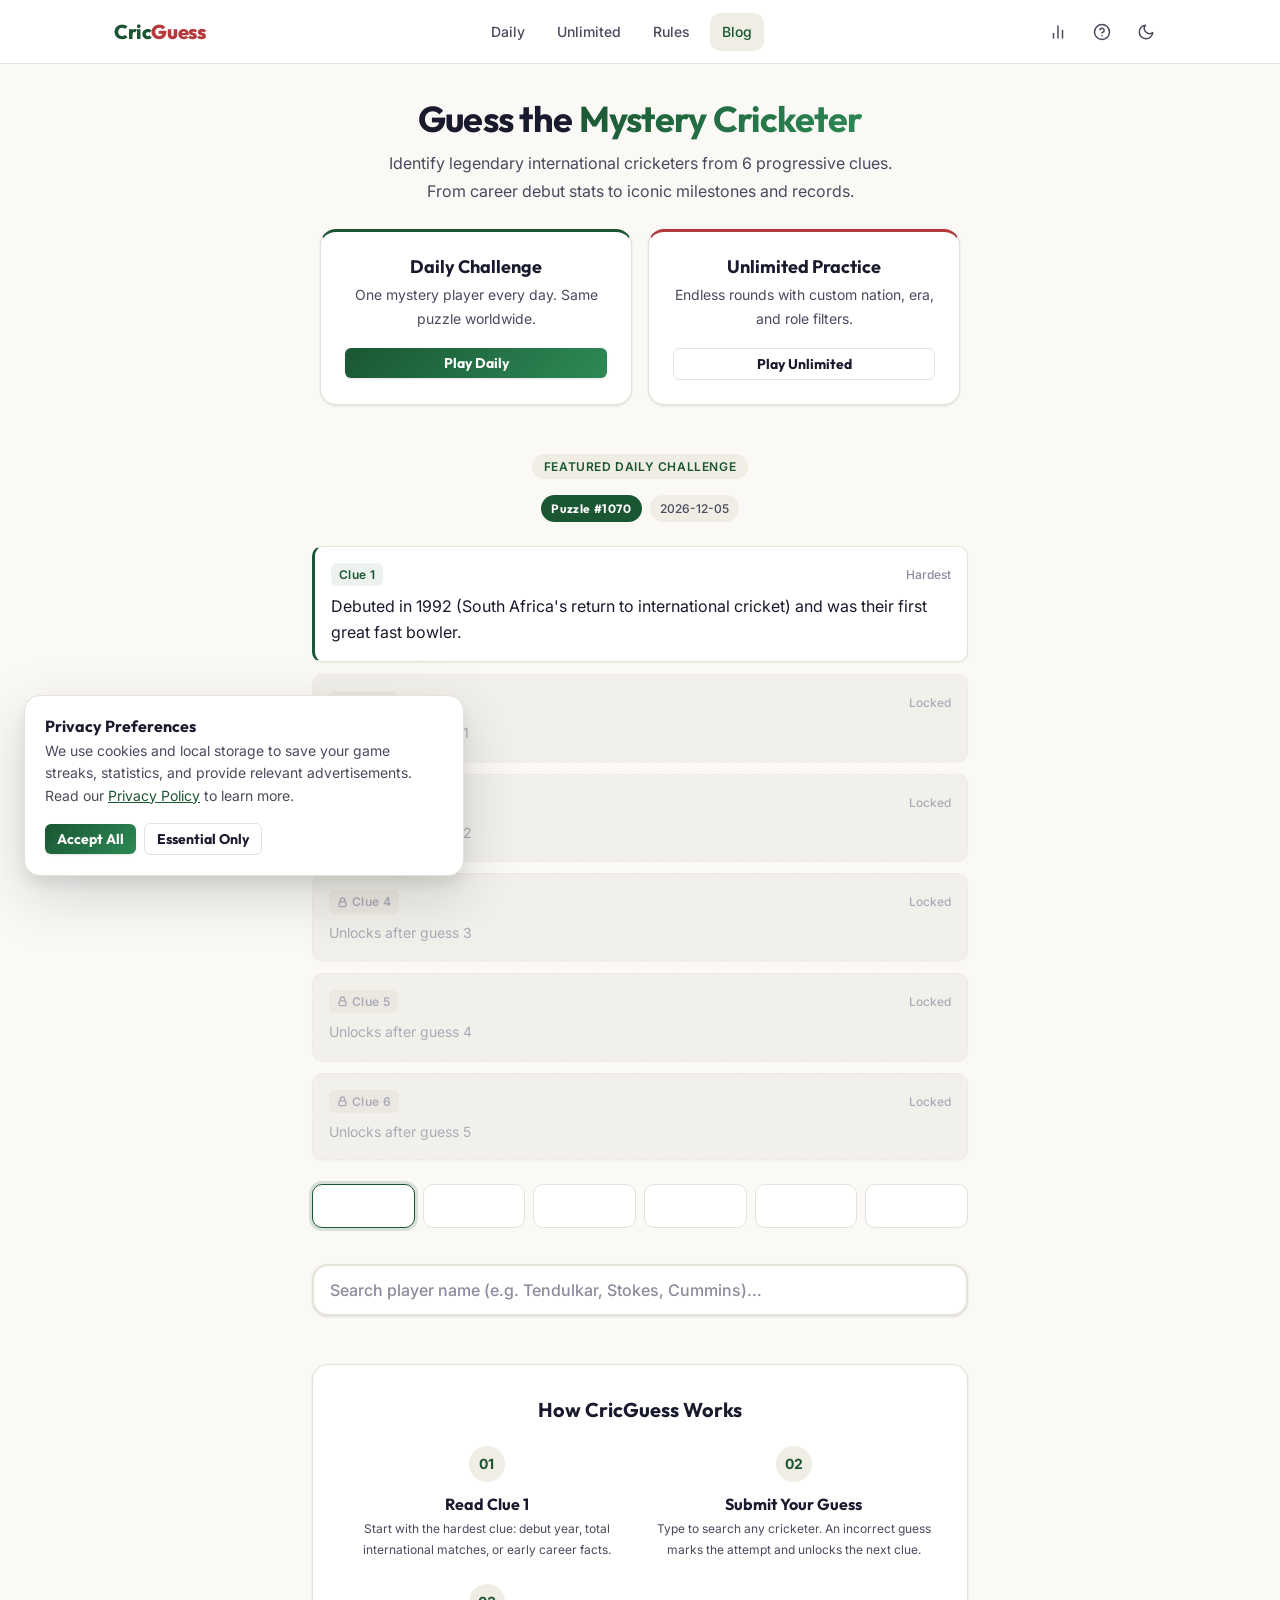
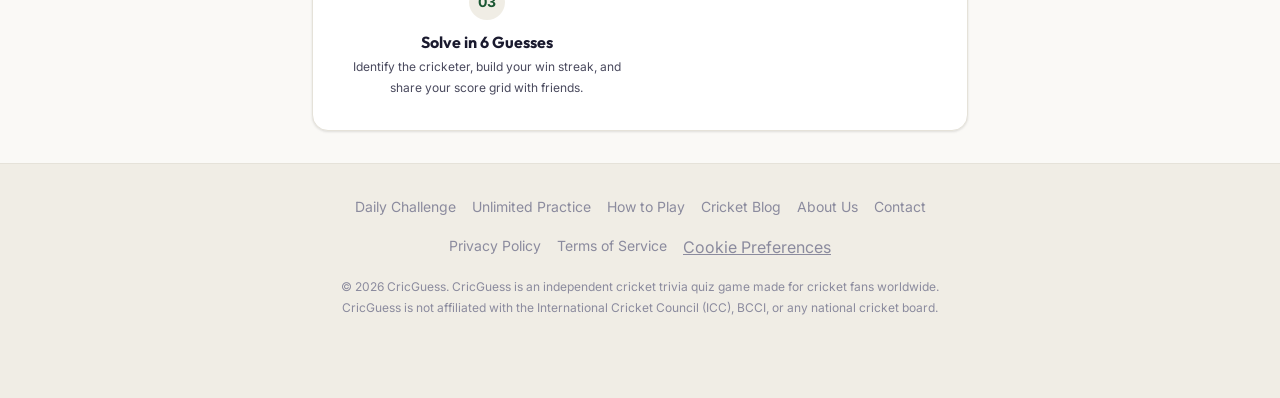
<file: index.html>
<!DOCTYPE html>
<html lang="en">
<head>
  <meta charset="UTF-8">
  <meta name="viewport" content="width=device-width, initial-scale=1.0">
  <title>CricGuess — Cricket Guessing Game | Daily & Unlimited Cricket Quiz</title>
  <meta name="description" content="Test your cricket knowledge! Identify the mystery cricketer in 6 clues. Play the Daily Challenge synced worldwide or unlimited practice mode. Free & no login required!">
  <link rel="canonical" href="https://cricguess.com/">

  <!-- Open Graph -->
  <meta property="og:title" content="CricGuess — Cricket Guessing Game">
  <meta property="og:description" content="Can you guess today's mystery cricketer? Progressive clues, daily challenges, and unlimited practice modes.">
  <meta property="og:url" content="https://cricguess.com/">
  <meta property="og:image" content="./assets/og-image.svg">
  <meta property="og:type" content="website">

  <!-- Twitter Card -->
  <meta name="twitter:card" content="summary_large_image">
  <meta name="twitter:title" content="CricGuess — Cricket Guessing Game">
  <meta name="twitter:description" content="Identify the mystery cricketer in 6 clues. Play today's Daily Challenge!">
  <meta name="twitter:image" content="./assets/og-image.svg">

  <!-- Favicon -->
  <link rel="icon" type="image/svg+xml" href="./assets/favicon.svg">
  <link rel="manifest" href="./manifest.json">
  <meta name="theme-color" content="#1a5632">

  <!-- CSS -->
  <link rel="stylesheet" href="./css/base.css">
  <link rel="stylesheet" href="./css/layout.css">
  <link rel="stylesheet" href="./css/components/button.css">
  <link rel="stylesheet" href="./css/components/modal.css">
  <link rel="stylesheet" href="./css/components/toast.css">
  <link rel="stylesheet" href="./css/components/stats-chart.css">
  <link rel="stylesheet" href="./css/components/countdown.css">
  <link rel="stylesheet" href="./css/components/clue-card.css">
  <link rel="stylesheet" href="./css/components/attempt-indicator.css">
  <link rel="stylesheet" href="./css/components/progress-bar.css">
  <link rel="stylesheet" href="./css/components/autocomplete.css">
  <link rel="stylesheet" href="./css/components/cookie-consent.css">
  <link rel="stylesheet" href="./css/modes/daily.css">
  <link rel="stylesheet" href="./css/modes/unlimited.css">

  <!-- Google AdSense -->
  <script async src="https://pagead2.googlesyndication.com/pagead/js/adsbygoogle.js?client=ca-pub-2824402019208557"
     crossorigin="anonymous"></script>

  <!-- Structured Data -->
  <script type="application/ld+json">
  {
    "@context": "https://schema.org",
    "@type": "WebApplication",
    "name": "CricGuess",
    "url": "https://cricguess.com",
    "description": "A daily cricket guessing game where players identify mystery cricketers from progressive clues.",
    "applicationCategory": "GameApplication",
    "genre": "Trivia / Cricket Quiz",
    "operatingSystem": "All"
  }
  </script>
</head>
<body class="page">

  <!-- Sticky Header -->
  <header class="page__header" role="banner">
    <div class="header">
      <div class="header__brand">
        <a href="./index.html" class="header__logo" aria-label="CricGuess Home">
          Cric<span>Guess</span>
        </a>
      </div>

      <nav class="header__nav" role="navigation" aria-label="Main Navigation">
        <a href="./daily.html" class="header__nav-link" data-nav-route="daily">Daily</a>
        <a href="./unlimited.html" class="header__nav-link" data-nav-route="unlimited">Unlimited</a>
        <a href="./how-to-play.html" class="header__nav-link">Rules</a>
        <a href="./blog/index.html" class="header__nav-link">Blog</a>
      </nav>

      <div class="header__actions">
        <button type="button" class="header__icon-btn" data-action="stats" title="View Statistics" aria-label="View Statistics">
          <svg viewBox="0 0 24 24" width="18" height="18" fill="none" stroke="currentColor" stroke-width="2" stroke-linecap="round" stroke-linejoin="round" aria-hidden="true"><line x1="18" y1="20" x2="18" y2="10"/><line x1="12" y1="20" x2="12" y2="4"/><line x1="6" y1="20" x2="6" y2="14"/></svg>
        </button>
        <button type="button" class="header__icon-btn" data-action="how-to-play" title="How to play" aria-label="How to play">
          <svg viewBox="0 0 24 24" width="18" height="18" fill="none" stroke="currentColor" stroke-width="2" stroke-linecap="round" stroke-linejoin="round" aria-hidden="true"><circle cx="12" cy="12" r="10"/><path d="M9.09 9a3 3 0 0 1 5.83 1c0 2-3 3-3 3"/><line x1="12" y1="17" x2="12.01" y2="17"/></svg>
        </button>
        <button type="button" class="header__icon-btn" data-theme-toggle title="Toggle theme" aria-label="Toggle theme">
          <svg viewBox="0 0 24 24" width="18" height="18" fill="none" stroke="currentColor" stroke-width="2" stroke-linecap="round" stroke-linejoin="round" aria-hidden="true"><path d="M21 12.79A9 9 0 1 1 11.21 3 7 7 0 0 0 21 12.79z"/></svg>
        </button>
        <button type="button" class="header__icon-btn header__menu-btn" data-action="menu-toggle" title="Open navigation menu" aria-label="Open navigation menu" aria-expanded="false">
          <svg class="menu-icon-bars" viewBox="0 0 24 24" width="20" height="20" fill="none" stroke="currentColor" stroke-width="2" stroke-linecap="round" stroke-linejoin="round" aria-hidden="true"><line x1="3" y1="12" x2="21" y2="12"/><line x1="3" y1="6" x2="21" y2="6"/><line x1="3" y1="18" x2="21" y2="18"/></svg>
        </button>
      </div>
    </div>
  </header>

  <!-- Main Content -->
  <main class="page__main" id="main-content">
    <div class="container">



      <!-- Hero Section -->
      <section style="text-align: center; padding: var(--space-8) 0 var(--space-4);" aria-labelledby="hero-title">
        <h1 id="hero-title" style="letter-spacing: -0.02em; margin-bottom: var(--space-2);">
          Guess the <span style="color: var(--color-pitch); background: linear-gradient(135deg, var(--color-pitch), var(--color-pitch-light)); -webkit-background-clip: text; -webkit-text-fill-color: transparent;">Mystery Cricketer</span>
        </h1>
        <p style="max-width: 540px; margin: 0 auto var(--space-6); font-size: var(--text-base); color: var(--color-text-secondary);">
          Identify legendary international cricketers from 6 progressive clues. From career debut stats to iconic milestones and records.
        </p>

        <!-- Mode Launcher Cards -->
        <div style="display: grid; grid-template-columns: repeat(auto-fit, minmax(260px, 1fr)); gap: var(--space-4); max-width: 640px; margin: 0 auto var(--space-8);">
          <a href="./daily.html" class="card card--interactive" style="display: flex; flex-direction: column; align-items: center; text-align: center; border-top: 3px solid var(--color-pitch); padding: var(--space-6);">
            <h3 style="font-size: var(--text-lg); margin-bottom: var(--space-1);">Daily Challenge</h3>
            <p style="font-size: var(--text-sm); color: var(--color-text-secondary); margin-bottom: var(--space-4);">
              One mystery player every day. Same puzzle worldwide.
            </p>
            <span class="btn btn--primary btn--sm" style="width: 100%;">Play Daily</span>
          </a>

          <a href="./unlimited.html" class="card card--interactive" style="display: flex; flex-direction: column; align-items: center; text-align: center; border-top: 3px solid var(--color-leather); padding: var(--space-6);">
            <h3 style="font-size: var(--text-lg); margin-bottom: var(--space-1);">Unlimited Practice</h3>
            <p style="font-size: var(--text-sm); color: var(--color-text-secondary); margin-bottom: var(--space-4);">
              Endless rounds with custom nation, era, and role filters.
            </p>
            <span class="btn btn--secondary btn--sm" style="width: 100%;">Play Unlimited</span>
          </a>
        </div>
      </section>

      <!-- Embedded Play Area for Instant Action -->
      <section style="margin-bottom: var(--space-12);" aria-label="Daily Puzzle Player">
        <div style="text-align: center; margin-bottom: var(--space-4);">
          <span style="display: inline-block; padding: 3px 12px; background: var(--color-bg-alt); border-radius: var(--radius-full); font-size: var(--text-xs); font-weight: 600; text-transform: uppercase; color: var(--color-pitch); letter-spacing: 0.05em;">
            Featured Daily Challenge
          </span>
        </div>
        <div data-mode-mount data-mode="daily"></div>
      </section>

      <!-- How It Works Visual Guide -->
      <section class="card" style="margin-bottom: var(--space-8); padding: var(--space-8);" aria-labelledby="how-it-works-title">
        <h2 id="how-it-works-title" style="text-align: center; margin-bottom: var(--space-6); font-size: var(--text-xl);">How CricGuess Works</h2>

        <div style="display: grid; grid-template-columns: repeat(auto-fit, minmax(200px, 1fr)); gap: var(--space-6);">
          <div style="text-align: center;">
            <div style="display: inline-flex; align-items: center; justify-content: center; width: 36px; height: 36px; border-radius: var(--radius-full); background: var(--color-bg-alt); margin-bottom: var(--space-3); font-size: var(--text-sm); font-weight: 700; color: var(--color-pitch);">01</div>
            <h3 style="font-size: var(--text-base); margin-bottom: var(--space-1);">Read Clue 1</h3>
            <p style="font-size: var(--text-xs);">Start with the hardest clue: debut year, total international matches, or early career facts.</p>
          </div>

          <div style="text-align: center;">
            <div style="display: inline-flex; align-items: center; justify-content: center; width: 36px; height: 36px; border-radius: var(--radius-full); background: var(--color-bg-alt); margin-bottom: var(--space-3); font-size: var(--text-sm); font-weight: 700; color: var(--color-pitch);">02</div>
            <h3 style="font-size: var(--text-base); margin-bottom: var(--space-1);">Submit Your Guess</h3>
            <p style="font-size: var(--text-xs);">Type to search any cricketer. An incorrect guess marks the attempt and unlocks the next clue.</p>
          </div>

          <div style="text-align: center;">
            <div style="display: inline-flex; align-items: center; justify-content: center; width: 36px; height: 36px; border-radius: var(--radius-full); background: var(--color-bg-alt); margin-bottom: var(--space-3); font-size: var(--text-sm); font-weight: 700; color: var(--color-pitch);">03</div>
            <h3 style="font-size: var(--text-base); margin-bottom: var(--space-1);">Solve in 6 Guesses</h3>
            <p style="font-size: var(--text-xs);">Identify the cricketer, build your win streak, and share your score grid with friends.</p>
          </div>
        </div>
      </section>



    </div>
  </main>

  <!-- Site Footer -->
  <footer class="page__footer" role="contentinfo">
    <div class="container footer">
      <nav class="footer__links" aria-label="Footer links">
        <a href="./daily.html" class="footer__link">Daily Challenge</a>
        <a href="./unlimited.html" class="footer__link">Unlimited Practice</a>
        <a href="./how-to-play.html" class="footer__link">How to Play</a>
        <a href="./blog/index.html" class="footer__link">Cricket Blog</a>
        <a href="./about.html" class="footer__link">About Us</a>
        <a href="./contact.html" class="footer__link">Contact</a>
        <a href="./privacy-policy.html" class="footer__link">Privacy Policy</a>
        <a href="./terms.html" class="footer__link">Terms of Service</a>
        <button type="button" class="footer__link" data-action="reset-cookies" style="background: none; border: none; cursor: pointer; text-decoration: underline; font: inherit; padding: 0;">Cookie Preferences</button>
      </nav>

      <p class="footer__disclaimer">
        © 2026 CricGuess. CricGuess is an independent cricket trivia quiz game made for cricket fans worldwide. CricGuess is not affiliated with the International Cricket Council (ICC), BCCI, or any national cricket board.
      </p>
    </div>
  </footer>

  <!-- App Bootstrap -->
  <script type="module" src="./js/app.js"></script>
</body>
</html>
</file>
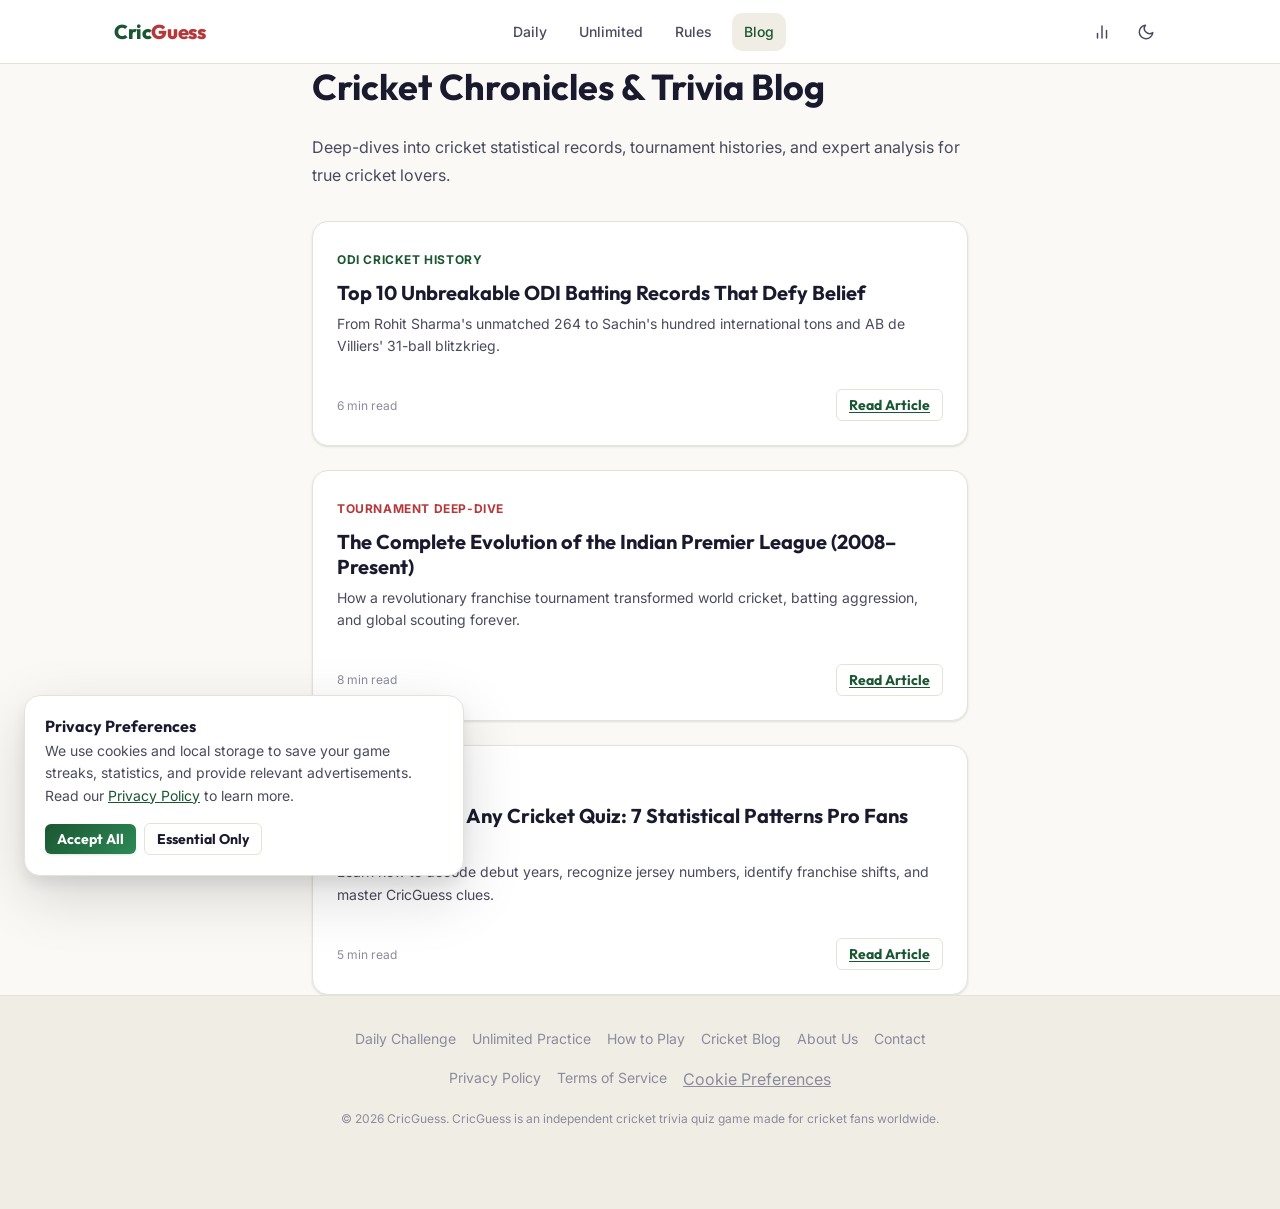
<file: blog/index.html>
<!DOCTYPE html>
<html lang="en">
<head>
  <meta charset="UTF-8">
  <meta name="viewport" content="width=device-width, initial-scale=1.0">
  <title>Cricket Blog & Analysis — CricGuess</title>
  <meta name="description" content="Explore in-depth cricket articles, iconic ODI batting records, history of the Indian Premier League (IPL), and expert tips to master cricket trivia quizzes.">
  <link rel="canonical" href="https://cricguess.com/blog/">

  <link rel="icon" type="image/svg+xml" href="../assets/favicon.svg">
  <link rel="manifest" href="../manifest.json">
  <meta name="theme-color" content="#1a5632">

  <link rel="stylesheet" href="../css/base.css">
  <link rel="stylesheet" href="../css/layout.css">
  <link rel="stylesheet" href="../css/components/button.css">
  <link rel="stylesheet" href="../css/components/modal.css">
  <link rel="stylesheet" href="../css/components/cookie-consent.css">

  <!-- Google AdSense -->
  <script async src="https://pagead2.googlesyndication.com/pagead/js/adsbygoogle.js?client=ca-pub-2824402019208557"
     crossorigin="anonymous"></script>
</head>
<body class="page">

  <header class="page__header" role="banner">
    <div class="header">
      <div class="header__brand">
        <a href="../index.html" class="header__logo" aria-label="CricGuess Home">
          Cric<span>Guess</span>
        </a>
      </div>

      <nav class="header__nav" role="navigation" aria-label="Main Navigation">
        <a href="../daily.html" class="header__nav-link" data-nav-route="daily">Daily</a>
        <a href="../unlimited.html" class="header__nav-link" data-nav-route="unlimited">Unlimited</a>
        <a href="../how-to-play.html" class="header__nav-link">Rules</a>
        <a href="./index.html" class="header__nav-link header__nav-link--active">Blog</a>
      </nav>

      <div class="header__actions">
        <button type="button" class="header__icon-btn" data-action="stats" title="View Statistics" aria-label="View Statistics">
          <svg viewBox="0 0 24 24" width="18" height="18" fill="none" stroke="currentColor" stroke-width="2" stroke-linecap="round" stroke-linejoin="round" aria-hidden="true"><line x1="18" y1="20" x2="18" y2="10"/><line x1="12" y1="20" x2="12" y2="4"/><line x1="6" y1="20" x2="6" y2="14"/></svg>
        </button>
        <button type="button" class="header__icon-btn" data-theme-toggle title="Toggle theme" aria-label="Toggle theme">
          <svg viewBox="0 0 24 24" width="18" height="18" fill="none" stroke="currentColor" stroke-width="2" stroke-linecap="round" stroke-linejoin="round" aria-hidden="true"><path d="M21 12.79A9 9 0 1 1 11.21 3 7 7 0 0 0 21 12.79z"/></svg>
        </button>
        <button type="button" class="header__icon-btn header__menu-btn" data-action="menu-toggle" title="Open navigation menu" aria-label="Open navigation menu" aria-expanded="false">
          <svg class="menu-icon-bars" viewBox="0 0 24 24" width="20" height="20" fill="none" stroke="currentColor" stroke-width="2" stroke-linecap="round" stroke-linejoin="round" aria-hidden="true"><line x1="3" y1="12" x2="21" y2="12"/><line x1="3" y1="6" x2="21" y2="6"/><line x1="3" y1="18" x2="21" y2="18"/></svg>
        </button>
      </div>
    </div>
  </header>

  <main class="page__main">
    <div class="container content-page">

      <h1>Cricket Chronicles & Trivia Blog</h1>
      <p style="font-size: var(--text-base); color: var(--color-text-secondary); margin-bottom: var(--space-8);">
        Deep-dives into cricket statistical records, tournament histories, and expert analysis for true cricket lovers.
      </p>

      <!-- Articles Grid -->
      <div style="display: grid; grid-template-columns: repeat(auto-fit, minmax(320px, 1fr)); gap: var(--space-6);">

        <!-- Article 1 -->
        <article class="card card--interactive" style="display: flex; flex-direction: column; justify-content: space-between;">
          <div>
            <span style="font-size: var(--text-xs); font-weight: bold; text-transform: uppercase; color: var(--color-pitch); letter-spacing: 0.05em;">ODI Cricket History</span>
            <h2 style="font-size: var(--text-xl); margin: var(--space-2) 0;">
              <a href="./top-10-odi-batting-records.html" style="text-decoration: none; color: inherit;">
                Top 10 Unbreakable ODI Batting Records That Defy Belief
              </a>
            </h2>
            <p style="font-size: var(--text-sm); color: var(--color-text-secondary); line-height: 1.6;">
              From Rohit Sharma's unmatched 264 to Sachin's hundred international tons and AB de Villiers' 31-ball blitzkrieg.
            </p>
          </div>
          <div style="margin-top: var(--space-4); display: flex; align-items: center; justify-content: space-between;">
            <span style="font-size: var(--text-xs); color: var(--color-text-muted);">6 min read</span>
            <a href="./top-10-odi-batting-records.html" class="btn btn--secondary btn--sm">Read Article</a>
          </div>
        </article>

        <!-- Article 2 -->
        <article class="card card--interactive" style="display: flex; flex-direction: column; justify-content: space-between;">
          <div>
            <span style="font-size: var(--text-xs); font-weight: bold; text-transform: uppercase; color: var(--color-leather); letter-spacing: 0.05em;">Tournament Deep-Dive</span>
            <h2 style="font-size: var(--text-xl); margin: var(--space-2) 0;">
              <a href="./history-of-the-ipl.html" style="text-decoration: none; color: inherit;">
                The Complete Evolution of the Indian Premier League (2008–Present)
              </a>
            </h2>
            <p style="font-size: var(--text-sm); color: var(--color-text-secondary); line-height: 1.6;">
              How a revolutionary franchise tournament transformed world cricket, batting aggression, and global scouting forever.
            </p>
          </div>
          <div style="margin-top: var(--space-4); display: flex; align-items: center; justify-content: space-between;">
            <span style="font-size: var(--text-xs); color: var(--color-text-muted);">8 min read</span>
            <a href="./history-of-the-ipl.html" class="btn btn--secondary btn--sm">Read Article</a>
          </div>
        </article>

        <!-- Article 3 -->
        <article class="card card--interactive" style="display: flex; flex-direction: column; justify-content: space-between;">
          <div>
            <span style="font-size: var(--text-xs); font-weight: bold; text-transform: uppercase; color: var(--color-stump); letter-spacing: 0.05em;">Trivia Mastery</span>
            <h2 style="font-size: var(--text-xl); margin: var(--space-2) 0;">
              <a href="./cricket-quiz-tips.html" style="text-decoration: none; color: inherit;">
                How to Crack Any Cricket Quiz: 7 Statistical Patterns Pro Fans Know
              </a>
            </h2>
            <p style="font-size: var(--text-sm); color: var(--color-text-secondary); line-height: 1.6;">
              Learn how to decode debut years, recognize jersey numbers, identify franchise shifts, and master CricGuess clues.
            </p>
          </div>
          <div style="margin-top: var(--space-4); display: flex; align-items: center; justify-content: space-between;">
            <span style="font-size: var(--text-xs); color: var(--color-text-muted);">5 min read</span>
            <a href="./cricket-quiz-tips.html" class="btn btn--secondary btn--sm">Read Article</a>
          </div>
        </article>

      </div>



    </div>
  </main>

  <footer class="page__footer" role="contentinfo">
    <div class="container footer">
      <nav class="footer__links" aria-label="Footer links">
        <a href="../daily.html" class="footer__link">Daily Challenge</a>
        <a href="../unlimited.html" class="footer__link">Unlimited Practice</a>
        <a href="../how-to-play.html" class="footer__link">How to Play</a>
        <a href="./index.html" class="footer__link">Cricket Blog</a>
        <a href="../about.html" class="footer__link">About Us</a>
        <a href="../contact.html" class="footer__link">Contact</a>
        <a href="../privacy-policy.html" class="footer__link">Privacy Policy</a>
        <a href="../terms.html" class="footer__link">Terms of Service</a>
        <button type="button" class="footer__link" data-action="reset-cookies" style="background: none; border: none; cursor: pointer; text-decoration: underline; font: inherit; padding: 0;">Cookie Preferences</button>
      </nav>

      <p class="footer__disclaimer">
        © 2026 CricGuess. CricGuess is an independent cricket trivia quiz game made for cricket fans worldwide.
      </p>
    </div>
  </footer>

  <script type="module" src="../js/app.js"></script>
</body>
</html>
</file>
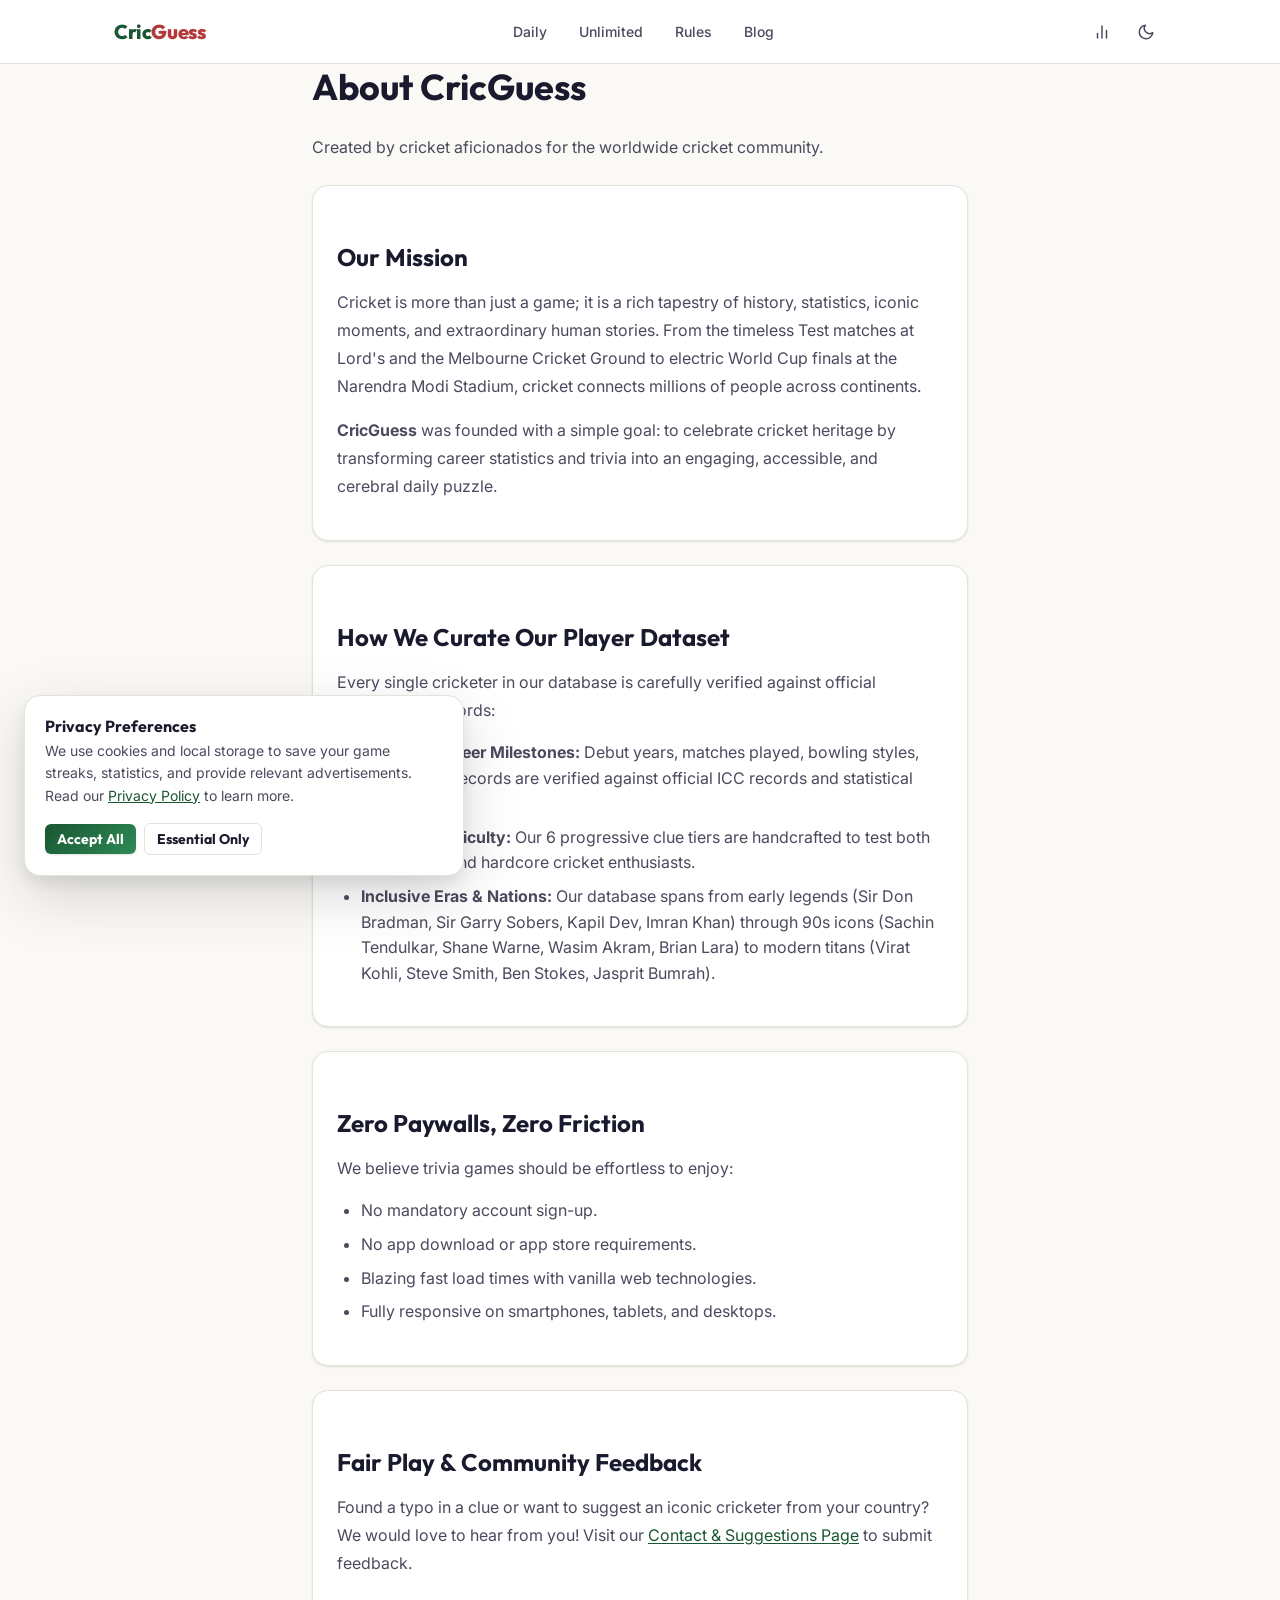
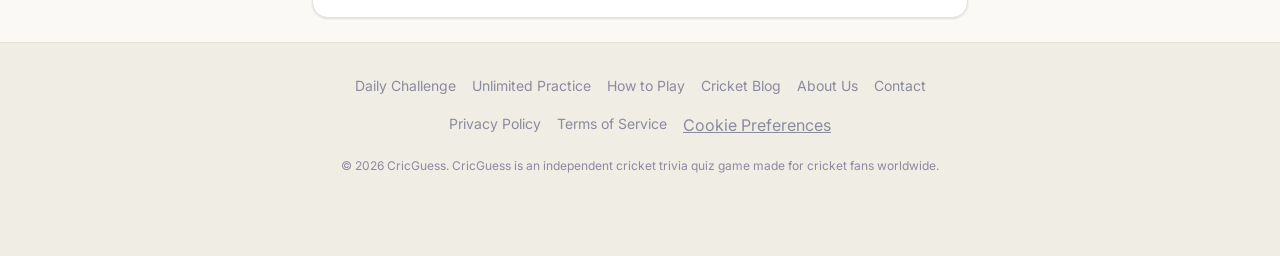
<file: about.html>
<!DOCTYPE html>
<html lang="en">
<head>
  <meta charset="UTF-8">
  <meta name="viewport" content="width=device-width, initial-scale=1.0">
  <title>About Us — CricGuess | Cricket Trivia & Guessing Game</title>
  <meta name="description" content="Discover the story behind CricGuess, our passion for cricket history, data verification process, and mission to bring cricket fans worldwide together.">
  <link rel="canonical" href="https://cricguess.com/about.html">

  <link rel="icon" type="image/svg+xml" href="./assets/favicon.svg">
  <link rel="manifest" href="./manifest.json">
  <meta name="theme-color" content="#1a5632">

  <link rel="stylesheet" href="./css/base.css">
  <link rel="stylesheet" href="./css/layout.css">
  <link rel="stylesheet" href="./css/components/button.css">
  <link rel="stylesheet" href="./css/components/modal.css">
  <link rel="stylesheet" href="./css/components/cookie-consent.css">

  <!-- Google AdSense -->
  <script async src="https://pagead2.googlesyndication.com/pagead/js/adsbygoogle.js?client=ca-pub-2824402019208557"
     crossorigin="anonymous"></script>
</head>
<body class="page">

  <header class="page__header" role="banner">
    <div class="header">
      <div class="header__brand">
        <a href="./index.html" class="header__logo" aria-label="CricGuess Home">
          Cric<span>Guess</span>
        </a>
      </div>

      <nav class="header__nav" role="navigation" aria-label="Main Navigation">
        <a href="./daily.html" class="header__nav-link" data-nav-route="daily">Daily</a>
        <a href="./unlimited.html" class="header__nav-link" data-nav-route="unlimited">Unlimited</a>
        <a href="./how-to-play.html" class="header__nav-link">Rules</a>
        <a href="./blog/index.html" class="header__nav-link">Blog</a>
      </nav>

      <div class="header__actions">
        <button type="button" class="header__icon-btn" data-action="stats" title="View Statistics" aria-label="View Statistics">
          <svg viewBox="0 0 24 24" width="18" height="18" fill="none" stroke="currentColor" stroke-width="2" stroke-linecap="round" stroke-linejoin="round" aria-hidden="true"><line x1="18" y1="20" x2="18" y2="10"/><line x1="12" y1="20" x2="12" y2="4"/><line x1="6" y1="20" x2="6" y2="14"/></svg>
        </button>
        <button type="button" class="header__icon-btn" data-theme-toggle title="Toggle theme" aria-label="Toggle theme">
          <svg viewBox="0 0 24 24" width="18" height="18" fill="none" stroke="currentColor" stroke-width="2" stroke-linecap="round" stroke-linejoin="round" aria-hidden="true"><path d="M21 12.79A9 9 0 1 1 11.21 3 7 7 0 0 0 21 12.79z"/></svg>
        </button>
      </div>
    </div>
  </header>

  <main class="page__main">
    <div class="container content-page">

      <h1>About CricGuess</h1>
      <p style="font-size: var(--text-base); color: var(--color-text-secondary); margin-bottom: var(--space-6);">
        Created by cricket aficionados for the worldwide cricket community.
      </p>

      <section class="card" style="margin-bottom: var(--space-6);">
        <h2>Our Mission</h2>
        <p>
          Cricket is more than just a game; it is a rich tapestry of history, statistics, iconic moments, and extraordinary human stories. From the timeless Test matches at Lord's and the Melbourne Cricket Ground to electric World Cup finals at the Narendra Modi Stadium, cricket connects millions of people across continents.
        </p>
        <p>
          <strong>CricGuess</strong> was founded with a simple goal: to celebrate cricket heritage by transforming career statistics and trivia into an engaging, accessible, and cerebral daily puzzle.
        </p>
      </section>

      <section class="card" style="margin-bottom: var(--space-6);">
        <h2>How We Curate Our Player Dataset</h2>
        <p>
          Every single cricketer in our database is carefully verified against official international records:
        </p>
        <ul>
          <li><strong>Accurate Career Milestones:</strong> Debut years, matches played, bowling styles, and century records are verified against official ICC records and statistical archives.</li>
          <li><strong>Balanced Difficulty:</strong> Our 6 progressive clue tiers are handcrafted to test both casual fans and hardcore cricket enthusiasts.</li>
          <li><strong>Inclusive Eras & Nations:</strong> Our database spans from early legends (Sir Don Bradman, Sir Garry Sobers, Kapil Dev, Imran Khan) through 90s icons (Sachin Tendulkar, Shane Warne, Wasim Akram, Brian Lara) to modern titans (Virat Kohli, Steve Smith, Ben Stokes, Jasprit Bumrah).</li>
        </ul>
      </section>

      <section class="card" style="margin-bottom: var(--space-6);">
        <h2>Zero Paywalls, Zero Friction</h2>
        <p>
          We believe trivia games should be effortless to enjoy:
        </p>
        <ul>
          <li>No mandatory account sign-up.</li>
          <li>No app download or app store requirements.</li>
          <li>Blazing fast load times with vanilla web technologies.</li>
          <li>Fully responsive on smartphones, tablets, and desktops.</li>
        </ul>
      </section>

      <section class="card" style="margin-bottom: var(--space-6);">
        <h2>Fair Play & Community Feedback</h2>
        <p>
          Found a typo in a clue or want to suggest an iconic cricketer from your country? We would love to hear from you! Visit our <a href="./contact.html">Contact & Suggestions Page</a> to submit feedback.
        </p>
      </section>

    </div>
  </main>

  <footer class="page__footer" role="contentinfo">
    <div class="container footer">
      <nav class="footer__links" aria-label="Footer links">
        <a href="./daily.html" class="footer__link">Daily Challenge</a>
        <a href="./unlimited.html" class="footer__link">Unlimited Practice</a>
        <a href="./how-to-play.html" class="footer__link">How to Play</a>
        <a href="./blog/index.html" class="footer__link">Cricket Blog</a>
        <a href="./about.html" class="footer__link">About Us</a>
        <a href="./contact.html" class="footer__link">Contact</a>
        <a href="./privacy-policy.html" class="footer__link">Privacy Policy</a>
        <a href="./terms.html" class="footer__link">Terms of Service</a>
        <button type="button" class="footer__link" data-action="reset-cookies" style="background: none; border: none; cursor: pointer; text-decoration: underline; font: inherit; padding: 0;">Cookie Preferences</button>
      </nav>

      <p class="footer__disclaimer">
        © 2026 CricGuess. CricGuess is an independent cricket trivia quiz game made for cricket fans worldwide.
      </p>
    </div>
  </footer>

  <script type="module" src="./js/app.js"></script>
</body>
</html>
</file>
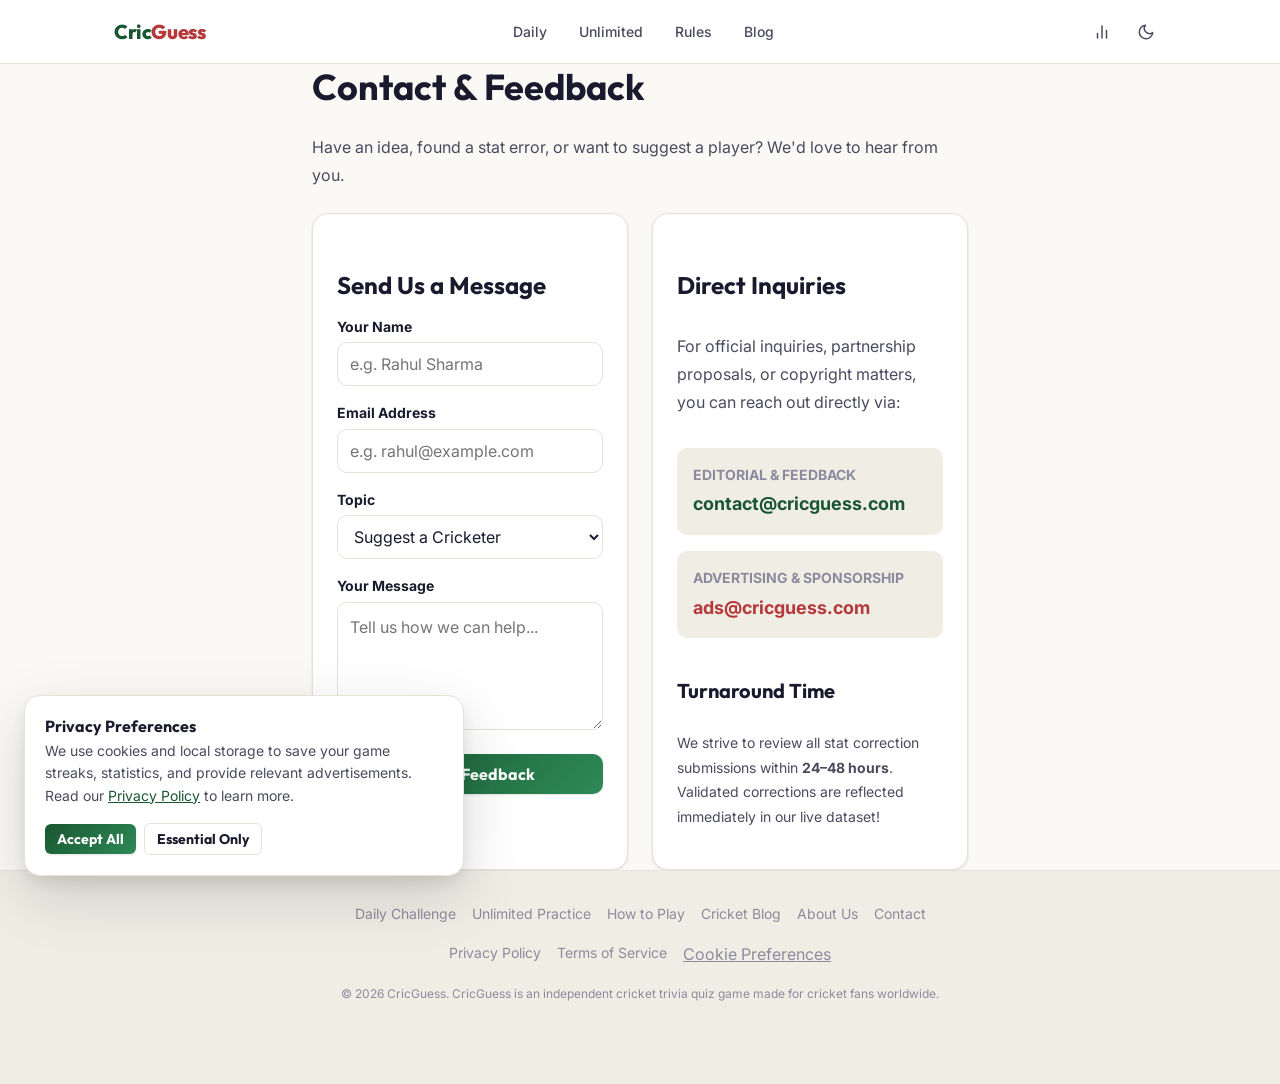
<file: contact.html>
<!DOCTYPE html>
<html lang="en">
<head>
  <meta charset="UTF-8">
  <meta name="viewport" content="width=device-width, initial-scale=1.0">
  <title>Contact Us — CricGuess | Feedback & Player Suggestions</title>
  <meta name="description" content="Get in touch with the CricGuess team. Report clue errors, suggest new cricketers, or share feedback to improve the cricket guessing game.">
  <link rel="canonical" href="https://cricguess.com/contact.html">

  <link rel="icon" type="image/svg+xml" href="./assets/favicon.svg">
  <link rel="manifest" href="./manifest.json">
  <meta name="theme-color" content="#1a5632">

  <link rel="stylesheet" href="./css/base.css">
  <link rel="stylesheet" href="./css/layout.css">
  <link rel="stylesheet" href="./css/components/button.css">
  <link rel="stylesheet" href="./css/components/modal.css">
  <link rel="stylesheet" href="./css/components/cookie-consent.css">

  <!-- Google AdSense -->
  <script async src="https://pagead2.googlesyndication.com/pagead/js/adsbygoogle.js?client=ca-pub-2824402019208557"
     crossorigin="anonymous"></script>
</head>
<body class="page">

  <header class="page__header" role="banner">
    <div class="header">
      <div class="header__brand">
        <a href="./index.html" class="header__logo" aria-label="CricGuess Home">
          Cric<span>Guess</span>
        </a>
      </div>

      <nav class="header__nav" role="navigation" aria-label="Main Navigation">
        <a href="./daily.html" class="header__nav-link" data-nav-route="daily">Daily</a>
        <a href="./unlimited.html" class="header__nav-link" data-nav-route="unlimited">Unlimited</a>
        <a href="./how-to-play.html" class="header__nav-link">Rules</a>
        <a href="./blog/index.html" class="header__nav-link">Blog</a>
      </nav>

      <div class="header__actions">
        <button type="button" class="header__icon-btn" data-action="stats" title="View Statistics" aria-label="View Statistics">
          <svg viewBox="0 0 24 24" width="18" height="18" fill="none" stroke="currentColor" stroke-width="2" stroke-linecap="round" stroke-linejoin="round" aria-hidden="true"><line x1="18" y1="20" x2="18" y2="10"/><line x1="12" y1="20" x2="12" y2="4"/><line x1="6" y1="20" x2="6" y2="14"/></svg>
        </button>
        <button type="button" class="header__icon-btn" data-theme-toggle title="Toggle theme" aria-label="Toggle theme">
          <svg viewBox="0 0 24 24" width="18" height="18" fill="none" stroke="currentColor" stroke-width="2" stroke-linecap="round" stroke-linejoin="round" aria-hidden="true"><path d="M21 12.79A9 9 0 1 1 11.21 3 7 7 0 0 0 21 12.79z"/></svg>
        </button>
      </div>
    </div>
  </header>

  <main class="page__main">
    <div class="container content-page">

      <h1>Contact & Feedback</h1>
      <p style="font-size: var(--text-base); color: var(--color-text-secondary); margin-bottom: var(--space-6);">
        Have an idea, found a stat error, or want to suggest a player? We'd love to hear from you.
      </p>

      <div style="display: grid; grid-template-columns: repeat(auto-fit, minmax(300px, 1fr)); gap: var(--space-6);">

        <!-- Contact Form -->
        <section class="card">
          <h2>Send Us a Message</h2>
          <form id="contact-form" onsubmit="event.preventDefault(); document.getElementById('contact-success').style.display='block'; this.reset();" style="display: flex; flex-direction: column; gap: var(--space-4); margin-top: var(--space-4);">
            <div>
              <label for="contact-name" style="display: block; font-size: var(--text-sm); font-weight: bold; margin-bottom: var(--space-1);">Your Name</label>
              <input type="text" id="contact-name" required placeholder="e.g. Rahul Sharma" style="width: 100%; height: 44px; padding: 0 var(--space-3); border-radius: var(--radius-md); border: 1px solid var(--color-surface-border); background: var(--color-surface); color: var(--color-text);">
            </div>

            <div>
              <label for="contact-email" style="display: block; font-size: var(--text-sm); font-weight: bold; margin-bottom: var(--space-1);">Email Address</label>
              <input type="email" id="contact-email" required placeholder="e.g. rahul@example.com" style="width: 100%; height: 44px; padding: 0 var(--space-3); border-radius: var(--radius-md); border: 1px solid var(--color-surface-border); background: var(--color-surface); color: var(--color-text);">
            </div>

            <div>
              <label for="contact-topic" style="display: block; font-size: var(--text-sm); font-weight: bold; margin-bottom: var(--space-1);">Topic</label>
              <select id="contact-topic" style="width: 100%; height: 44px; padding: 0 var(--space-3); border-radius: var(--radius-md); border: 1px solid var(--color-surface-border); background: var(--color-surface); color: var(--color-text);">
                <option value="suggestion">Suggest a Cricketer</option>
                <option value="correction">Report a Stat or Clue Correction</option>
                <option value="feature">New Game Mode / Feature Request</option>
                <option value="advertising">Partnership / Advertising Inquiry</option>
                <option value="other">General Feedback</option>
              </select>
            </div>

            <div>
              <label for="contact-message" style="display: block; font-size: var(--text-sm); font-weight: bold; margin-bottom: var(--space-1);">Your Message</label>
              <textarea id="contact-message" required rows="4" placeholder="Tell us how we can help..." style="width: 100%; padding: var(--space-3); border-radius: var(--radius-md); border: 1px solid var(--color-surface-border); background: var(--color-surface); color: var(--color-text);"></textarea>
            </div>

            <button type="submit" class="btn btn--primary btn--block">Submit Feedback</button>

            <div id="contact-success" style="display: none; padding: var(--space-3); background: var(--color-success-bg); border-left: 4px solid var(--color-success); border-radius: var(--radius-sm); font-size: var(--text-sm); color: var(--color-pitch-dark);">
              Thank you! Your message has been received. We review feedback regularly and update clues accordingly!
            </div>
          </form>
        </section>

        <!-- Direct Info & FAQs -->
        <section class="card" style="display: flex; flex-direction: column; gap: var(--space-4);">
          <h2>Direct Inquiries</h2>
          <p>
            For official inquiries, partnership proposals, or copyright matters, you can reach out directly via:
          </p>

          <div style="background: var(--color-bg-alt); padding: var(--space-4); border-radius: var(--radius-md);">
            <div style="font-size: var(--text-sm); color: var(--color-text-muted); text-transform: uppercase; font-weight: bold;">Editorial & Feedback</div>
            <div style="font-size: var(--text-lg); font-weight: bold; color: var(--color-pitch); margin-top: 4px;">contact@cricguess.com</div>
          </div>

          <div style="background: var(--color-bg-alt); padding: var(--space-4); border-radius: var(--radius-md);">
            <div style="font-size: var(--text-sm); color: var(--color-text-muted); text-transform: uppercase; font-weight: bold;">Advertising & Sponsorship</div>
            <div style="font-size: var(--text-lg); font-weight: bold; color: var(--color-leather); margin-top: 4px;">ads@cricguess.com</div>
          </div>

          <h3>Turnaround Time</h3>
          <p style="font-size: var(--text-sm);">
            We strive to review all stat correction submissions within <strong>24–48 hours</strong>. Validated corrections are reflected immediately in our live dataset!
          </p>
        </section>

      </div>

    </div>
  </main>

  <footer class="page__footer" role="contentinfo">
    <div class="container footer">
      <nav class="footer__links" aria-label="Footer links">
        <a href="./daily.html" class="footer__link">Daily Challenge</a>
        <a href="./unlimited.html" class="footer__link">Unlimited Practice</a>
        <a href="./how-to-play.html" class="footer__link">How to Play</a>
        <a href="./blog/index.html" class="footer__link">Cricket Blog</a>
        <a href="./about.html" class="footer__link">About Us</a>
        <a href="./contact.html" class="footer__link">Contact</a>
        <a href="./privacy-policy.html" class="footer__link">Privacy Policy</a>
        <a href="./terms.html" class="footer__link">Terms of Service</a>
        <button type="button" class="footer__link" data-action="reset-cookies" style="background: none; border: none; cursor: pointer; text-decoration: underline; font: inherit; padding: 0;">Cookie Preferences</button>
      </nav>

      <p class="footer__disclaimer">
        © 2026 CricGuess. CricGuess is an independent cricket trivia quiz game made for cricket fans worldwide.
      </p>
    </div>
  </footer>

  <script type="module" src="./js/app.js"></script>
</body>
</html>
</file>
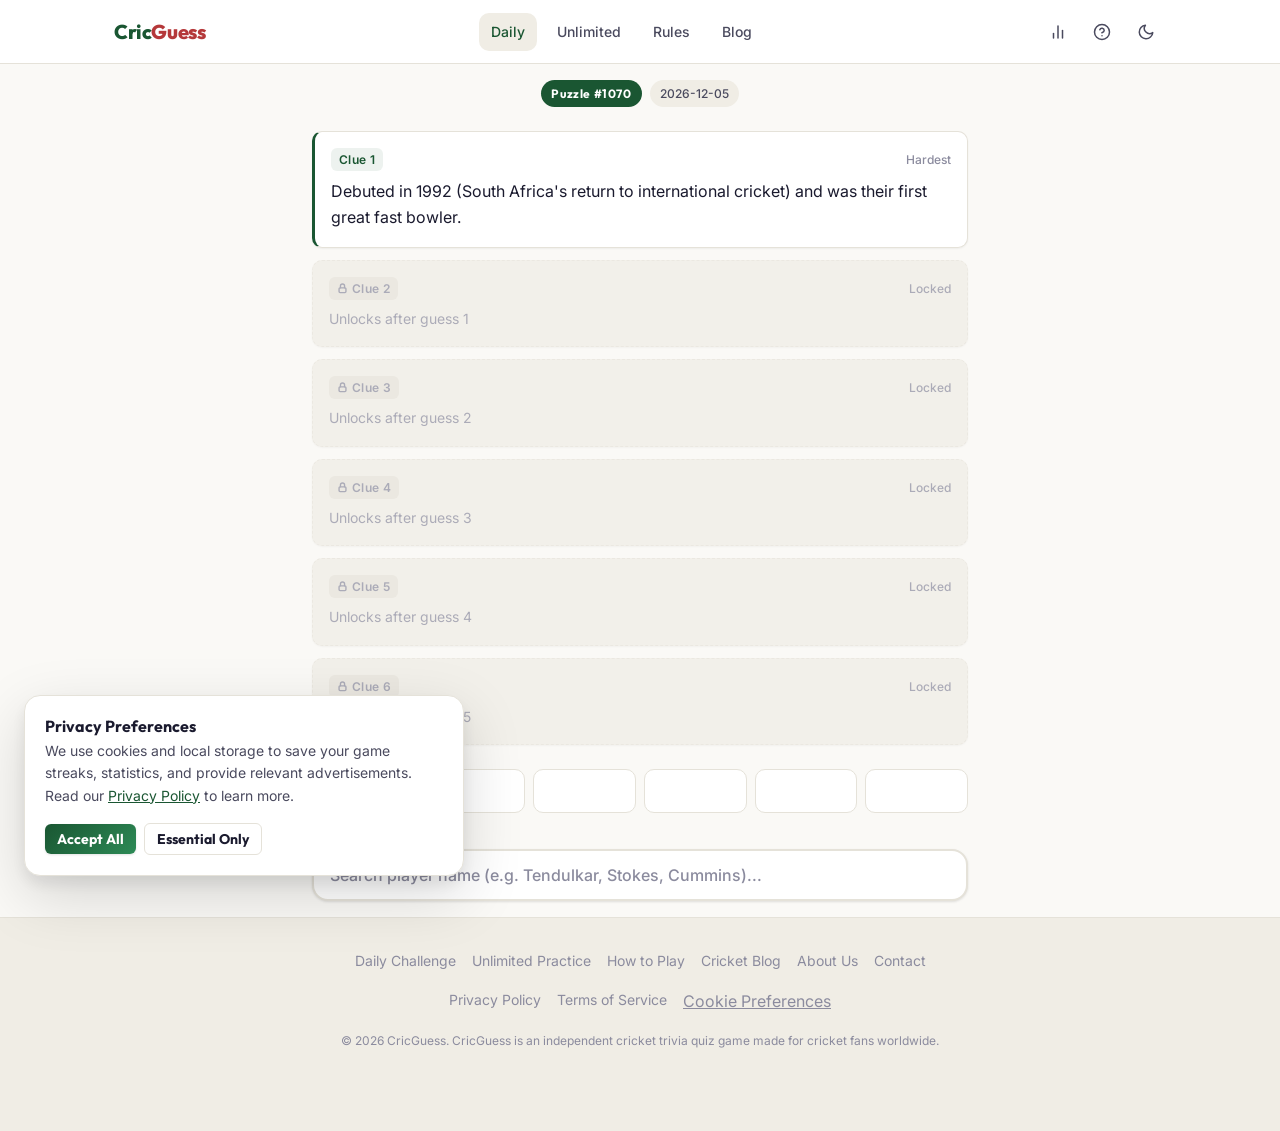
<file: daily.html>
<!DOCTYPE html>
<html lang="en">
<head>
  <meta charset="UTF-8">
  <meta name="viewport" content="width=device-width, initial-scale=1.0">
  <title>Daily Challenge — CricGuess | Today's Cricket Quiz</title>
  <meta name="description" content="Play today's CricGuess Daily Challenge! Can you name the mystery cricketer from 6 progressive clues? Resets every day at midnight IST.">
  <link rel="canonical" href="https://cricguess.com/daily.html">

  <!-- Open Graph -->
  <meta property="og:title" content="Daily Challenge — CricGuess">
  <meta property="og:description" content="Guess today's mystery cricketer! One puzzle for cricket fans worldwide every day.">
  <meta property="og:url" content="https://cricguess.com/daily.html">
  <meta property="og:image" content="./assets/og-image.svg">
  <meta property="og:type" content="website">

  <!-- Twitter Card -->
  <meta name="twitter:card" content="summary_large_image">
  <meta name="twitter:title" content="Daily Challenge — CricGuess">
  <meta name="twitter:description" content="Can you identify today's cricketer in 6 clues?">
  <meta name="twitter:image" content="./assets/og-image.svg">

  <!-- Favicon -->
  <link rel="icon" type="image/svg+xml" href="./assets/favicon.svg">
  <link rel="manifest" href="./manifest.json">
  <meta name="theme-color" content="#1a5632">

  <!-- CSS -->
  <link rel="stylesheet" href="./css/base.css">
  <link rel="stylesheet" href="./css/layout.css">
  <link rel="stylesheet" href="./css/components/button.css">
  <link rel="stylesheet" href="./css/components/modal.css">
  <link rel="stylesheet" href="./css/components/toast.css">
  <link rel="stylesheet" href="./css/components/stats-chart.css">
  <link rel="stylesheet" href="./css/components/countdown.css">
  <link rel="stylesheet" href="./css/components/clue-card.css">
  <link rel="stylesheet" href="./css/components/attempt-indicator.css">
  <link rel="stylesheet" href="./css/components/progress-bar.css">
  <link rel="stylesheet" href="./css/components/autocomplete.css">
  <link rel="stylesheet" href="./css/components/cookie-consent.css">
  <link rel="stylesheet" href="./css/modes/daily.css">

  <!-- Google AdSense -->
  <script async src="https://pagead2.googlesyndication.com/pagead/js/adsbygoogle.js?client=ca-pub-2824402019208557"
     crossorigin="anonymous"></script>

  <script type="application/ld+json">
  {
    "@context": "https://schema.org",
    "@type": "Game",
    "name": "CricGuess Daily Challenge",
    "url": "https://cricguess.com/daily.html",
    "description": "One mystery cricketer every day. Same puzzle worldwide with 6 progressive clues.",
    "gameItem": "Daily Cricket Quiz"
  }
  </script>
</head>
<body class="page">

  <!-- Header -->
  <header class="page__header" role="banner">
    <div class="header">
      <div class="header__brand">
        <a href="./index.html" class="header__logo" aria-label="CricGuess Home">
          Cric<span>Guess</span>
        </a>
      </div>

      <nav class="header__nav" role="navigation" aria-label="Main Navigation">
        <a href="./daily.html" class="header__nav-link header__nav-link--active" data-nav-route="daily">Daily</a>
        <a href="./unlimited.html" class="header__nav-link" data-nav-route="unlimited">Unlimited</a>
        <a href="./how-to-play.html" class="header__nav-link">Rules</a>
        <a href="./blog/index.html" class="header__nav-link">Blog</a>
      </nav>

      <div class="header__actions">
        <button type="button" class="header__icon-btn" data-action="stats" title="View Statistics" aria-label="View Statistics">
          <svg viewBox="0 0 24 24" width="18" height="18" fill="none" stroke="currentColor" stroke-width="2" stroke-linecap="round" stroke-linejoin="round" aria-hidden="true"><line x1="18" y1="20" x2="18" y2="10"/><line x1="12" y1="20" x2="12" y2="4"/><line x1="6" y1="20" x2="6" y2="14"/></svg>
        </button>
        <button type="button" class="header__icon-btn" data-action="how-to-play" title="How to play" aria-label="How to play">
          <svg viewBox="0 0 24 24" width="18" height="18" fill="none" stroke="currentColor" stroke-width="2" stroke-linecap="round" stroke-linejoin="round" aria-hidden="true"><circle cx="12" cy="12" r="10"/><path d="M9.09 9a3 3 0 0 1 5.83 1c0 2-3 3-3 3"/><line x1="12" y1="17" x2="12.01" y2="17"/></svg>
        </button>
        <button type="button" class="header__icon-btn" data-theme-toggle title="Toggle theme" aria-label="Toggle theme">
          <svg viewBox="0 0 24 24" width="18" height="18" fill="none" stroke="currentColor" stroke-width="2" stroke-linecap="round" stroke-linejoin="round" aria-hidden="true"><path d="M21 12.79A9 9 0 1 1 11.21 3 7 7 0 0 0 21 12.79z"/></svg>
        </button>
        <button type="button" class="header__icon-btn header__menu-btn" data-action="menu-toggle" title="Open navigation menu" aria-label="Open navigation menu" aria-expanded="false">
          <svg class="menu-icon-bars" viewBox="0 0 24 24" width="20" height="20" fill="none" stroke="currentColor" stroke-width="2" stroke-linecap="round" stroke-linejoin="round" aria-hidden="true"><line x1="3" y1="12" x2="21" y2="12"/><line x1="3" y1="6" x2="21" y2="6"/><line x1="3" y1="18" x2="21" y2="18"/></svg>
        </button>
      </div>
    </div>
  </header>

  <!-- Main Content -->
  <main class="page__main" id="main-content">
    <div class="container">

      <!-- Game Mount Container -->
      <section style="padding: var(--space-4) 0;" aria-label="Daily Challenge Board">
        <div data-mode-mount data-mode="daily"></div>
      </section>

    </div>
  </main>

  <!-- Footer -->
  <footer class="page__footer" role="contentinfo">
    <div class="container footer">
      <nav class="footer__links" aria-label="Footer links">
        <a href="./daily.html" class="footer__link">Daily Challenge</a>
        <a href="./unlimited.html" class="footer__link">Unlimited Practice</a>
        <a href="./how-to-play.html" class="footer__link">How to Play</a>
        <a href="./blog/index.html" class="footer__link">Cricket Blog</a>
        <a href="./about.html" class="footer__link">About Us</a>
        <a href="./contact.html" class="footer__link">Contact</a>
        <a href="./privacy-policy.html" class="footer__link">Privacy Policy</a>
        <a href="./terms.html" class="footer__link">Terms of Service</a>
        <button type="button" class="footer__link" data-action="reset-cookies" style="background: none; border: none; cursor: pointer; text-decoration: underline; font: inherit; padding: 0;">Cookie Preferences</button>
      </nav>

      <p class="footer__disclaimer">
        © 2026 CricGuess. CricGuess is an independent cricket trivia quiz game made for cricket fans worldwide.
      </p>
    </div>
  </footer>

  <script type="module" src="./js/app.js"></script>
</body>
</html>
</file>
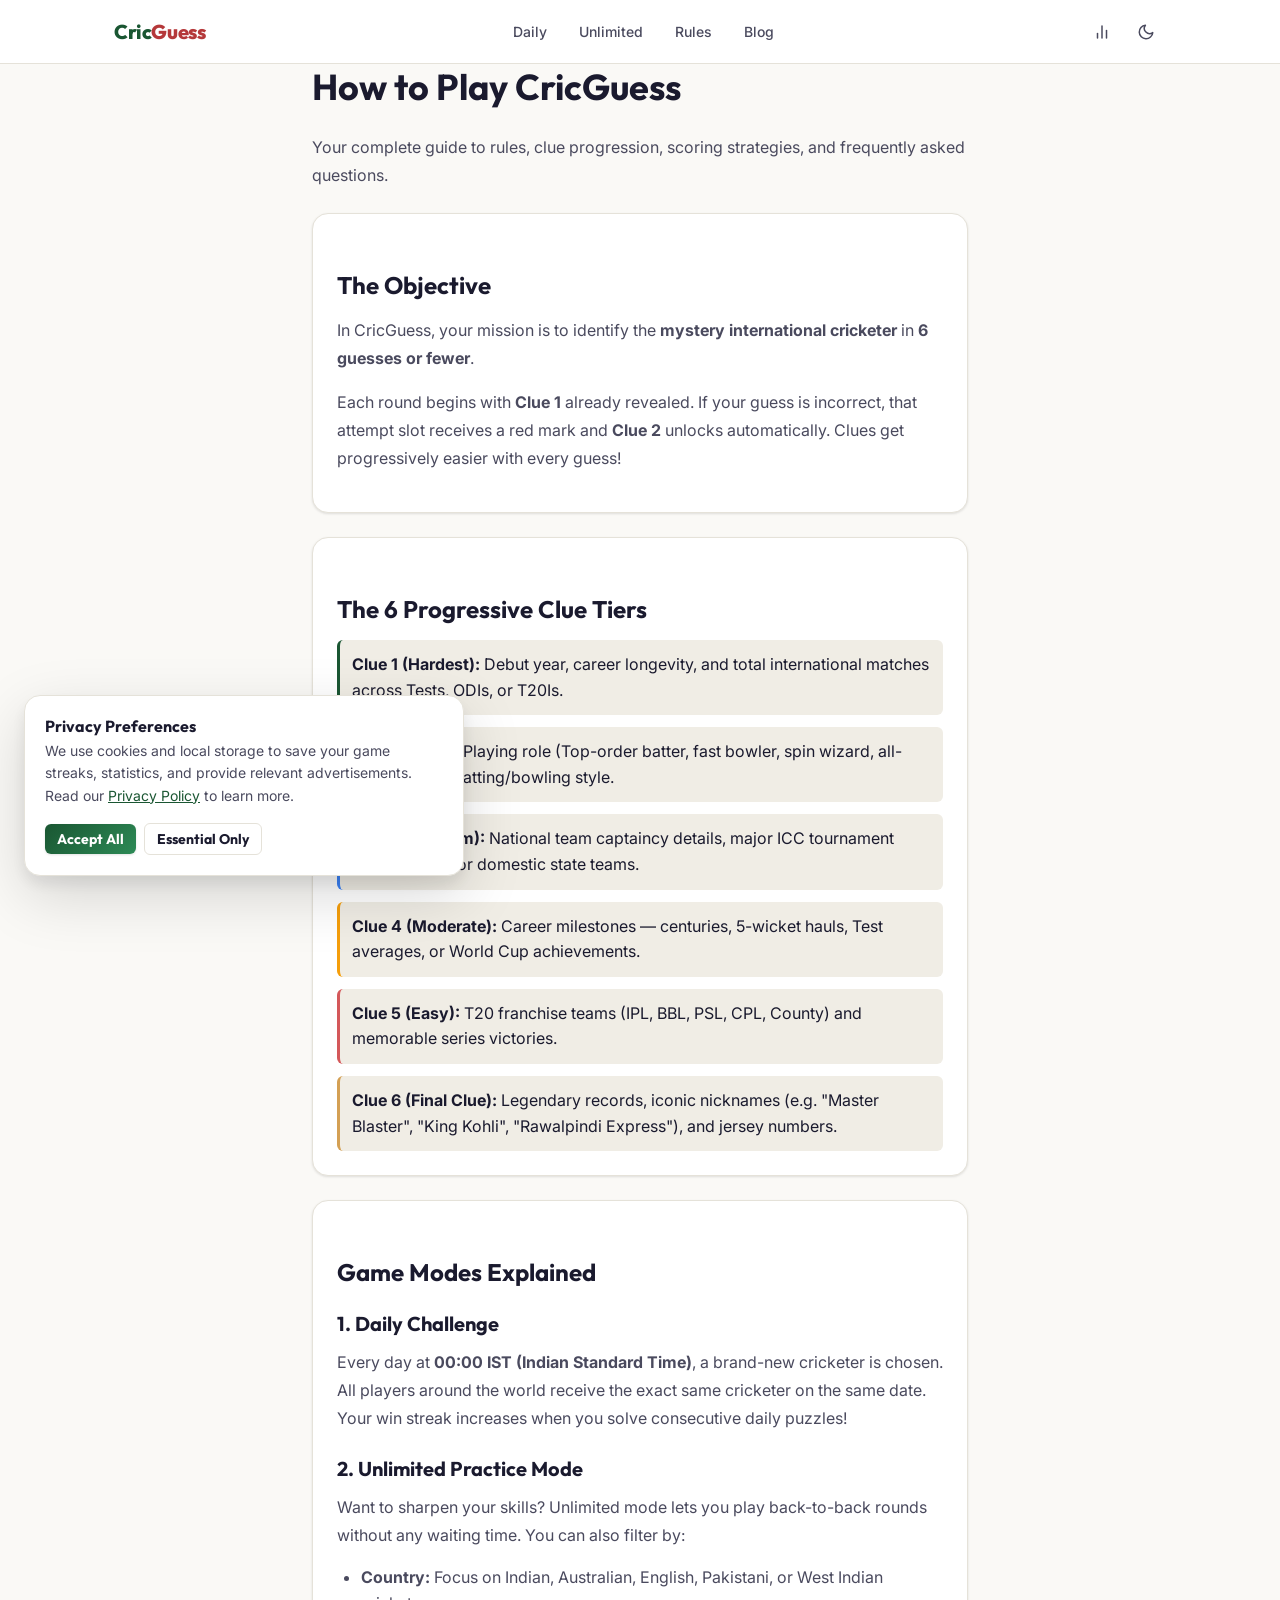
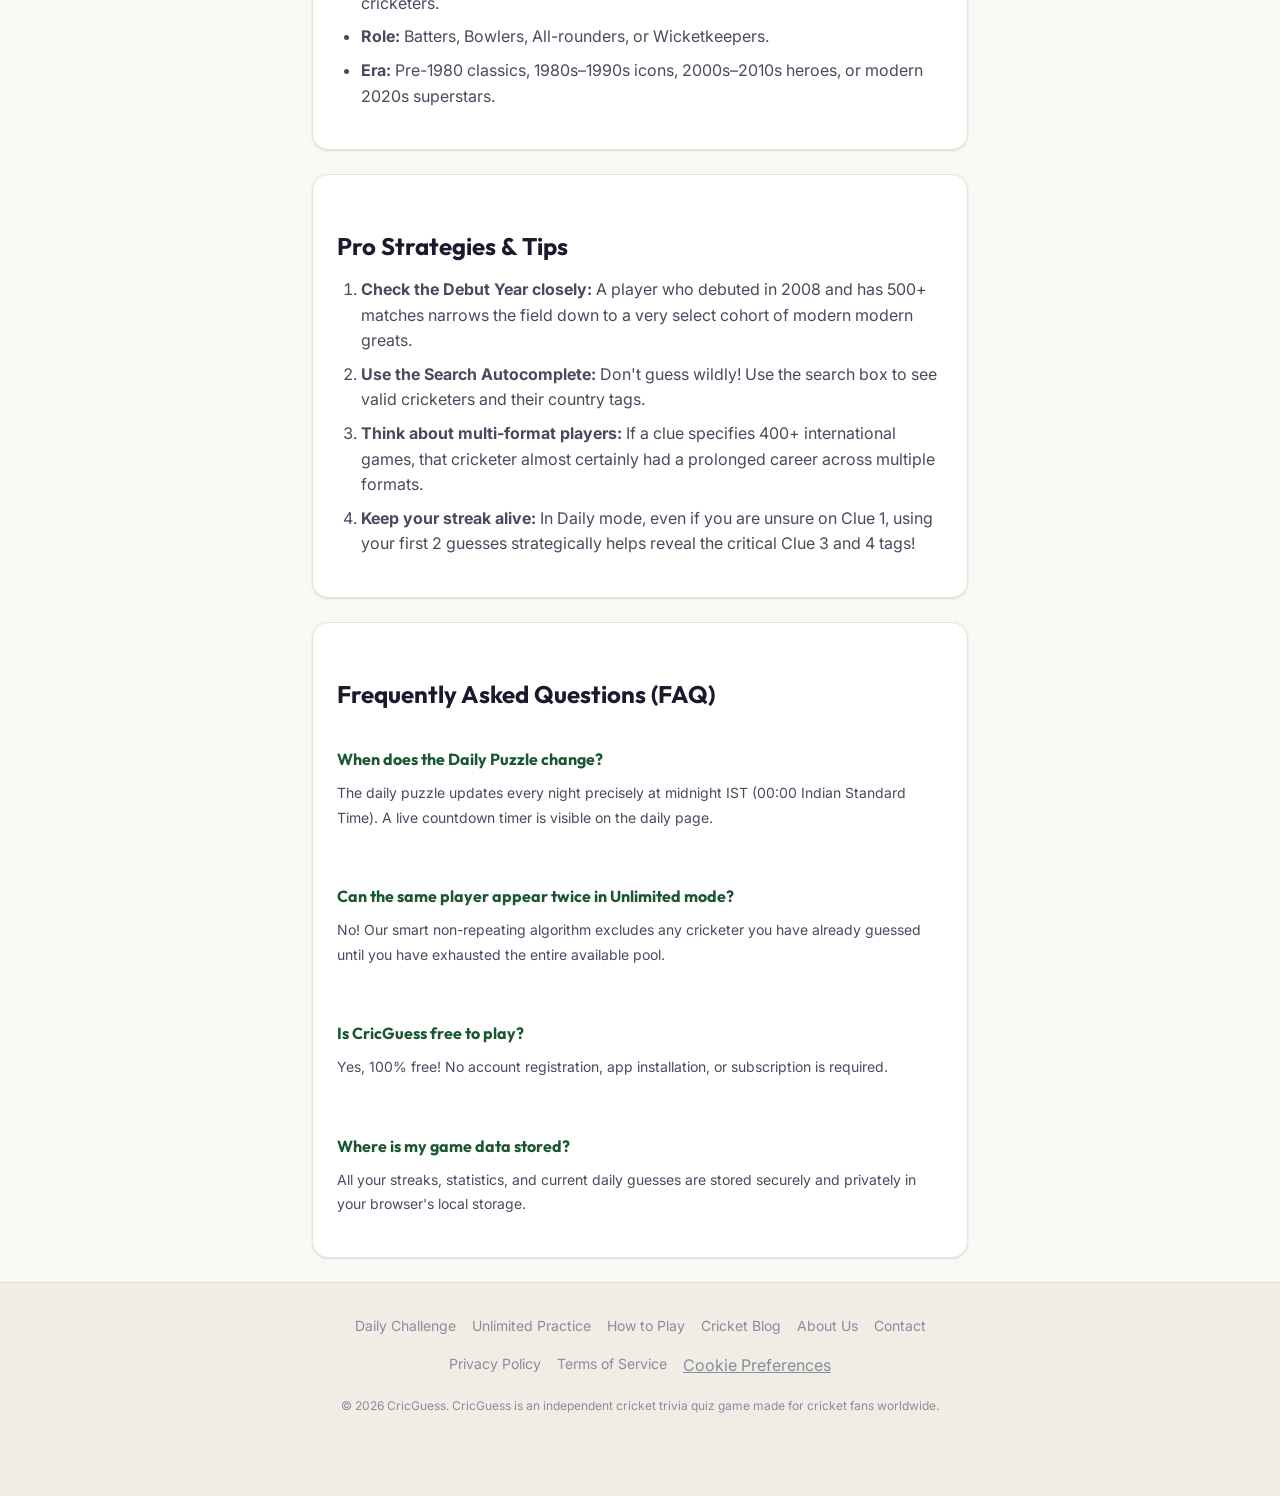
<file: how-to-play.html>
<!DOCTYPE html>
<html lang="en">
<head>
  <meta charset="UTF-8">
  <meta name="viewport" content="width=device-width, initial-scale=1.0">
  <title>How to Play CricGuess — Rules, Clues Guide & FAQ</title>
  <meta name="description" content="Learn how to play CricGuess, the cricket guessing game. Read the full clue difficulty breakdown, guessing tips, scoring rules, and frequently asked questions.">
  <link rel="canonical" href="https://cricguess.com/how-to-play.html">

  <link rel="icon" type="image/svg+xml" href="./assets/favicon.svg">
  <link rel="manifest" href="./manifest.json">
  <meta name="theme-color" content="#1a5632">

  <!-- CSS -->
  <link rel="stylesheet" href="./css/base.css">
  <link rel="stylesheet" href="./css/layout.css">
  <link rel="stylesheet" href="./css/components/button.css">
  <link rel="stylesheet" href="./css/components/modal.css">
  <link rel="stylesheet" href="./css/components/cookie-consent.css">

  <!-- Google AdSense -->
  <script async src="https://pagead2.googlesyndication.com/pagead/js/adsbygoogle.js?client=ca-pub-2824402019208557"
     crossorigin="anonymous"></script>

  <!-- FAQPage Structured Data -->
  <script type="application/ld+json">
  {
    "@context": "https://schema.org",
    "@type": "FAQPage",
    "mainEntity": [
      {
        "@type": "Question",
        "name": "What is CricGuess?",
        "acceptedAnswer": {
          "@type": "Answer",
          "text": "CricGuess is a free daily cricket guessing game where you identify a mystery cricketer using 6 progressive clues from hardest to easiest."
        }
      },
      {
        "@type": "Question",
        "name": "When does the Daily Challenge reset?",
        "acceptedAnswer": {
          "@type": "Answer",
          "text": "The Daily Challenge resets every night at 00:00 IST (Indian Standard Time, UTC+5:30). Everyone in the world gets the exact same cricketer on the same date."
        }
      },
      {
        "@type": "Question",
        "name": "What happens if I make a wrong guess?",
        "acceptedAnswer": {
          "@type": "Answer",
          "text": "Each wrong guess uses 1 of your 6 attempts and immediately unlocks the next, easier clue. If you make 6 wrong guesses, the round ends and the player's identity is revealed."
        }
      },
      {
        "@type": "Question",
        "name": "How does Unlimited Practice mode work?",
        "acceptedAnswer": {
          "@type": "Answer",
          "text": "Unlimited Practice mode lets you guess cricketers without daily limits. You can filter by nation (India, Australia, England, etc.), role (Batter, Bowler, etc.), and era, with guaranteed no repeated players until the pool is exhausted."
        }
      }
    ]
  }
  </script>
</head>
<body class="page">

  <!-- Header -->
  <header class="page__header" role="banner">
    <div class="header">
      <div class="header__brand">
        <a href="./index.html" class="header__logo" aria-label="CricGuess Home">
          Cric<span>Guess</span>
        </a>
      </div>

      <nav class="header__nav" role="navigation" aria-label="Main Navigation">
        <a href="./daily.html" class="header__nav-link" data-nav-route="daily">Daily</a>
        <a href="./unlimited.html" class="header__nav-link" data-nav-route="unlimited">Unlimited</a>
        <a href="./how-to-play.html" class="header__nav-link header__nav-link--active">Rules</a>
        <a href="./blog/index.html" class="header__nav-link">Blog</a>
      </nav>

      <div class="header__actions">
        <button type="button" class="header__icon-btn" data-action="stats" title="View Statistics" aria-label="View Statistics">
          <svg viewBox="0 0 24 24" width="18" height="18" fill="none" stroke="currentColor" stroke-width="2" stroke-linecap="round" stroke-linejoin="round" aria-hidden="true"><line x1="18" y1="20" x2="18" y2="10"/><line x1="12" y1="20" x2="12" y2="4"/><line x1="6" y1="20" x2="6" y2="14"/></svg>
        </button>
        <button type="button" class="header__icon-btn" data-theme-toggle title="Toggle theme" aria-label="Toggle theme">
          <svg viewBox="0 0 24 24" width="18" height="18" fill="none" stroke="currentColor" stroke-width="2" stroke-linecap="round" stroke-linejoin="round" aria-hidden="true"><path d="M21 12.79A9 9 0 1 1 11.21 3 7 7 0 0 0 21 12.79z"/></svg>
        </button>
        <button type="button" class="header__icon-btn header__menu-btn" data-action="menu-toggle" title="Open navigation menu" aria-label="Open navigation menu" aria-expanded="false">
          <svg class="menu-icon-bars" viewBox="0 0 24 24" width="20" height="20" fill="none" stroke="currentColor" stroke-width="2" stroke-linecap="round" stroke-linejoin="round" aria-hidden="true"><line x1="3" y1="12" x2="21" y2="12"/><line x1="3" y1="6" x2="21" y2="6"/><line x1="3" y1="18" x2="21" y2="18"/></svg>
        </button>
      </div>
    </div>
  </header>

  <main class="page__main">
    <div class="container content-page">

      <h1>How to Play CricGuess</h1>
      <p style="font-size: var(--text-base); color: var(--color-text-secondary); margin-bottom: var(--space-6);">
        Your complete guide to rules, clue progression, scoring strategies, and frequently asked questions.
      </p>



      <section class="card" style="margin-bottom: var(--space-6);">
        <h2>The Objective</h2>
        <p>
          In CricGuess, your mission is to identify the <strong>mystery international cricketer</strong> in <strong>6 guesses or fewer</strong>.
        </p>
        <p>
          Each round begins with <strong>Clue 1</strong> already revealed. If your guess is incorrect, that attempt slot receives a red mark and <strong>Clue 2</strong> unlocks automatically. Clues get progressively easier with every guess!
        </p>
      </section>

      <section class="card" style="margin-bottom: var(--space-6);">
        <h2>The 6 Progressive Clue Tiers</h2>
        <div style="display: flex; flex-direction: column; gap: var(--space-3); margin-top: var(--space-4);">
          <div style="border-left: 3px solid var(--color-pitch); padding: var(--space-3); background: var(--color-bg-alt); border-radius: var(--radius-sm);">
            <strong>Clue 1 (Hardest):</strong> Debut year, career longevity, and total international matches across Tests, ODIs, or T20Is.
          </div>
          <div style="border-left: 3px solid var(--color-pitch-light); padding: var(--space-3); background: var(--color-bg-alt); border-radius: var(--radius-sm);">
            <strong>Clue 2 (Hard):</strong> Playing role (Top-order batter, fast bowler, spin wizard, all-rounder) and batting/bowling style.
          </div>
          <div style="border-left: 3px solid var(--color-info); padding: var(--space-3); background: var(--color-bg-alt); border-radius: var(--radius-sm);">
            <strong>Clue 3 (Medium):</strong> National team captaincy details, major ICC tournament appearances, or domestic state teams.
          </div>
          <div style="border-left: 3px solid var(--color-warning); padding: var(--space-3); background: var(--color-bg-alt); border-radius: var(--radius-sm);">
            <strong>Clue 4 (Moderate):</strong> Career milestones — centuries, 5-wicket hauls, Test averages, or World Cup achievements.
          </div>
          <div style="border-left: 3px solid var(--color-leather-light); padding: var(--space-3); background: var(--color-bg-alt); border-radius: var(--radius-sm);">
            <strong>Clue 5 (Easy):</strong> T20 franchise teams (IPL, BBL, PSL, CPL, County) and memorable series victories.
          </div>
          <div style="border-left: 3px solid var(--color-stump); padding: var(--space-3); background: var(--color-bg-alt); border-radius: var(--radius-sm);">
            <strong>Clue 6 (Final Clue):</strong> Legendary records, iconic nicknames (e.g. "Master Blaster", "King Kohli", "Rawalpindi Express"), and jersey numbers.
          </div>
        </div>
      </section>

      <section class="card" style="margin-bottom: var(--space-6);">
        <h2>Game Modes Explained</h2>
        <h3>1. Daily Challenge</h3>
        <p>
          Every day at <strong>00:00 IST (Indian Standard Time)</strong>, a brand-new cricketer is chosen. All players around the world receive the exact same cricketer on the same date. Your win streak increases when you solve consecutive daily puzzles!
        </p>

        <h3>2. Unlimited Practice Mode</h3>
        <p>
          Want to sharpen your skills? Unlimited mode lets you play back-to-back rounds without any waiting time. You can also filter by:
        </p>
        <ul>
          <li><strong>Country:</strong> Focus on Indian, Australian, English, Pakistani, or West Indian cricketers.</li>
          <li><strong>Role:</strong> Batters, Bowlers, All-rounders, or Wicketkeepers.</li>
          <li><strong>Era:</strong> Pre-1980 classics, 1980s–1990s icons, 2000s–2010s heroes, or modern 2020s superstars.</li>
        </ul>
      </section>

      <section class="card" style="margin-bottom: var(--space-6);">
        <h2>Pro Strategies & Tips</h2>
        <ol>
          <li><strong>Check the Debut Year closely:</strong> A player who debuted in 2008 and has 500+ matches narrows the field down to a very select cohort of modern modern greats.</li>
          <li><strong>Use the Search Autocomplete:</strong> Don't guess wildly! Use the search box to see valid cricketers and their country tags.</li>
          <li><strong>Think about multi-format players:</strong> If a clue specifies 400+ international games, that cricketer almost certainly had a prolonged career across multiple formats.</li>
          <li><strong>Keep your streak alive:</strong> In Daily mode, even if you are unsure on Clue 1, using your first 2 guesses strategically helps reveal the critical Clue 3 and 4 tags!</li>
        </ol>
      </section>

      <section class="card" style="margin-bottom: var(--space-6);">
        <h2>Frequently Asked Questions (FAQ)</h2>
        <div style="display: flex; flex-direction: column; gap: var(--space-4);">
          <div>
            <h3 style="font-size: var(--text-base); color: var(--color-pitch);">When does the Daily Puzzle change?</h3>
            <p style="font-size: var(--text-sm);">The daily puzzle updates every night precisely at midnight IST (00:00 Indian Standard Time). A live countdown timer is visible on the daily page.</p>
          </div>

          <div>
            <h3 style="font-size: var(--text-base); color: var(--color-pitch);">Can the same player appear twice in Unlimited mode?</h3>
            <p style="font-size: var(--text-sm);">No! Our smart non-repeating algorithm excludes any cricketer you have already guessed until you have exhausted the entire available pool.</p>
          </div>

          <div>
            <h3 style="font-size: var(--text-base); color: var(--color-pitch);">Is CricGuess free to play?</h3>
            <p style="font-size: var(--text-sm);">Yes, 100% free! No account registration, app installation, or subscription is required.</p>
          </div>

          <div>
            <h3 style="font-size: var(--text-base); color: var(--color-pitch);">Where is my game data stored?</h3>
            <p style="font-size: var(--text-sm);">All your streaks, statistics, and current daily guesses are stored securely and privately in your browser's local storage.</p>
          </div>
        </div>
      </section>

    </div>
  </main>

  <footer class="page__footer" role="contentinfo">
    <div class="container footer">
      <nav class="footer__links" aria-label="Footer links">
        <a href="./daily.html" class="footer__link">Daily Challenge</a>
        <a href="./unlimited.html" class="footer__link">Unlimited Practice</a>
        <a href="./how-to-play.html" class="footer__link">How to Play</a>
        <a href="./blog/index.html" class="footer__link">Cricket Blog</a>
        <a href="./about.html" class="footer__link">About Us</a>
        <a href="./contact.html" class="footer__link">Contact</a>
        <a href="./privacy-policy.html" class="footer__link">Privacy Policy</a>
        <a href="./terms.html" class="footer__link">Terms of Service</a>
        <button type="button" class="footer__link" data-action="reset-cookies" style="background: none; border: none; cursor: pointer; text-decoration: underline; font: inherit; padding: 0;">Cookie Preferences</button>
      </nav>

      <p class="footer__disclaimer">
        © 2026 CricGuess. CricGuess is an independent cricket trivia quiz game made for cricket fans worldwide.
      </p>
    </div>
  </footer>

  <script type="module" src="./js/app.js"></script>
</body>
</html>
</file>
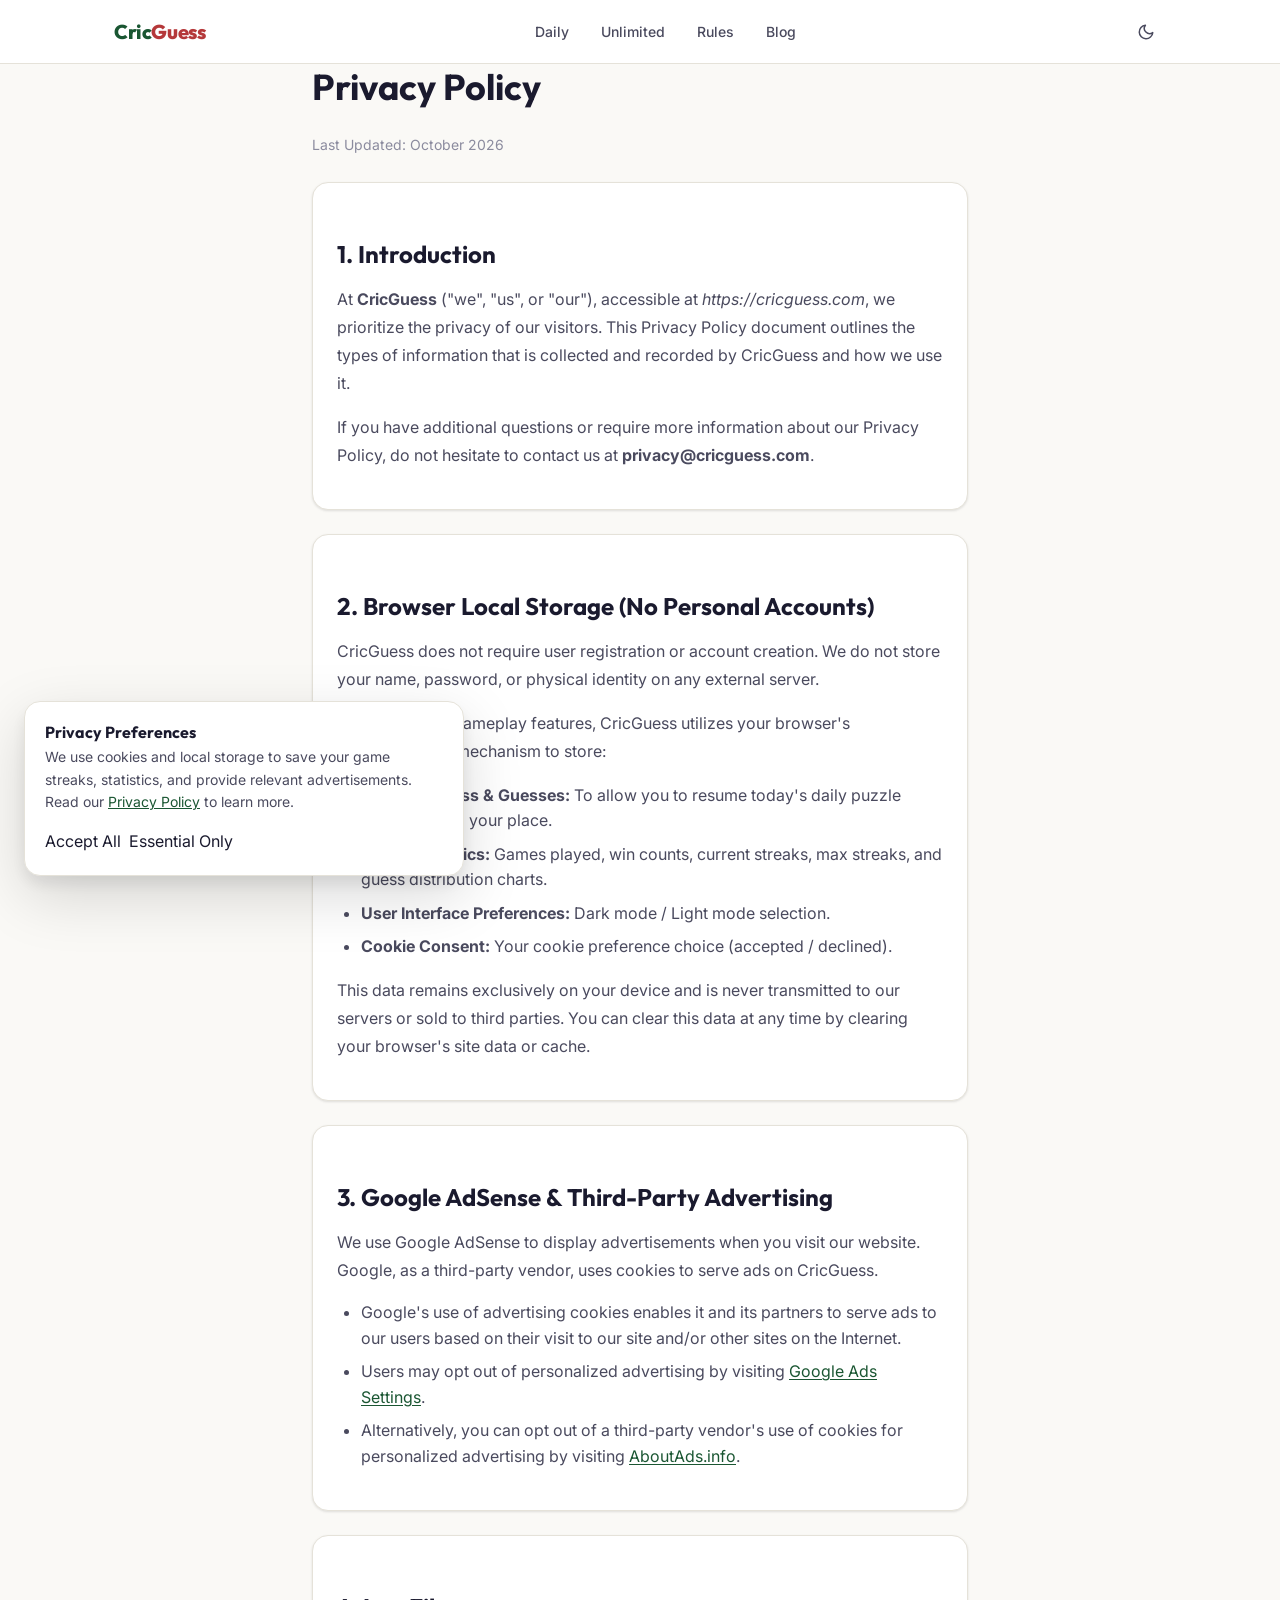
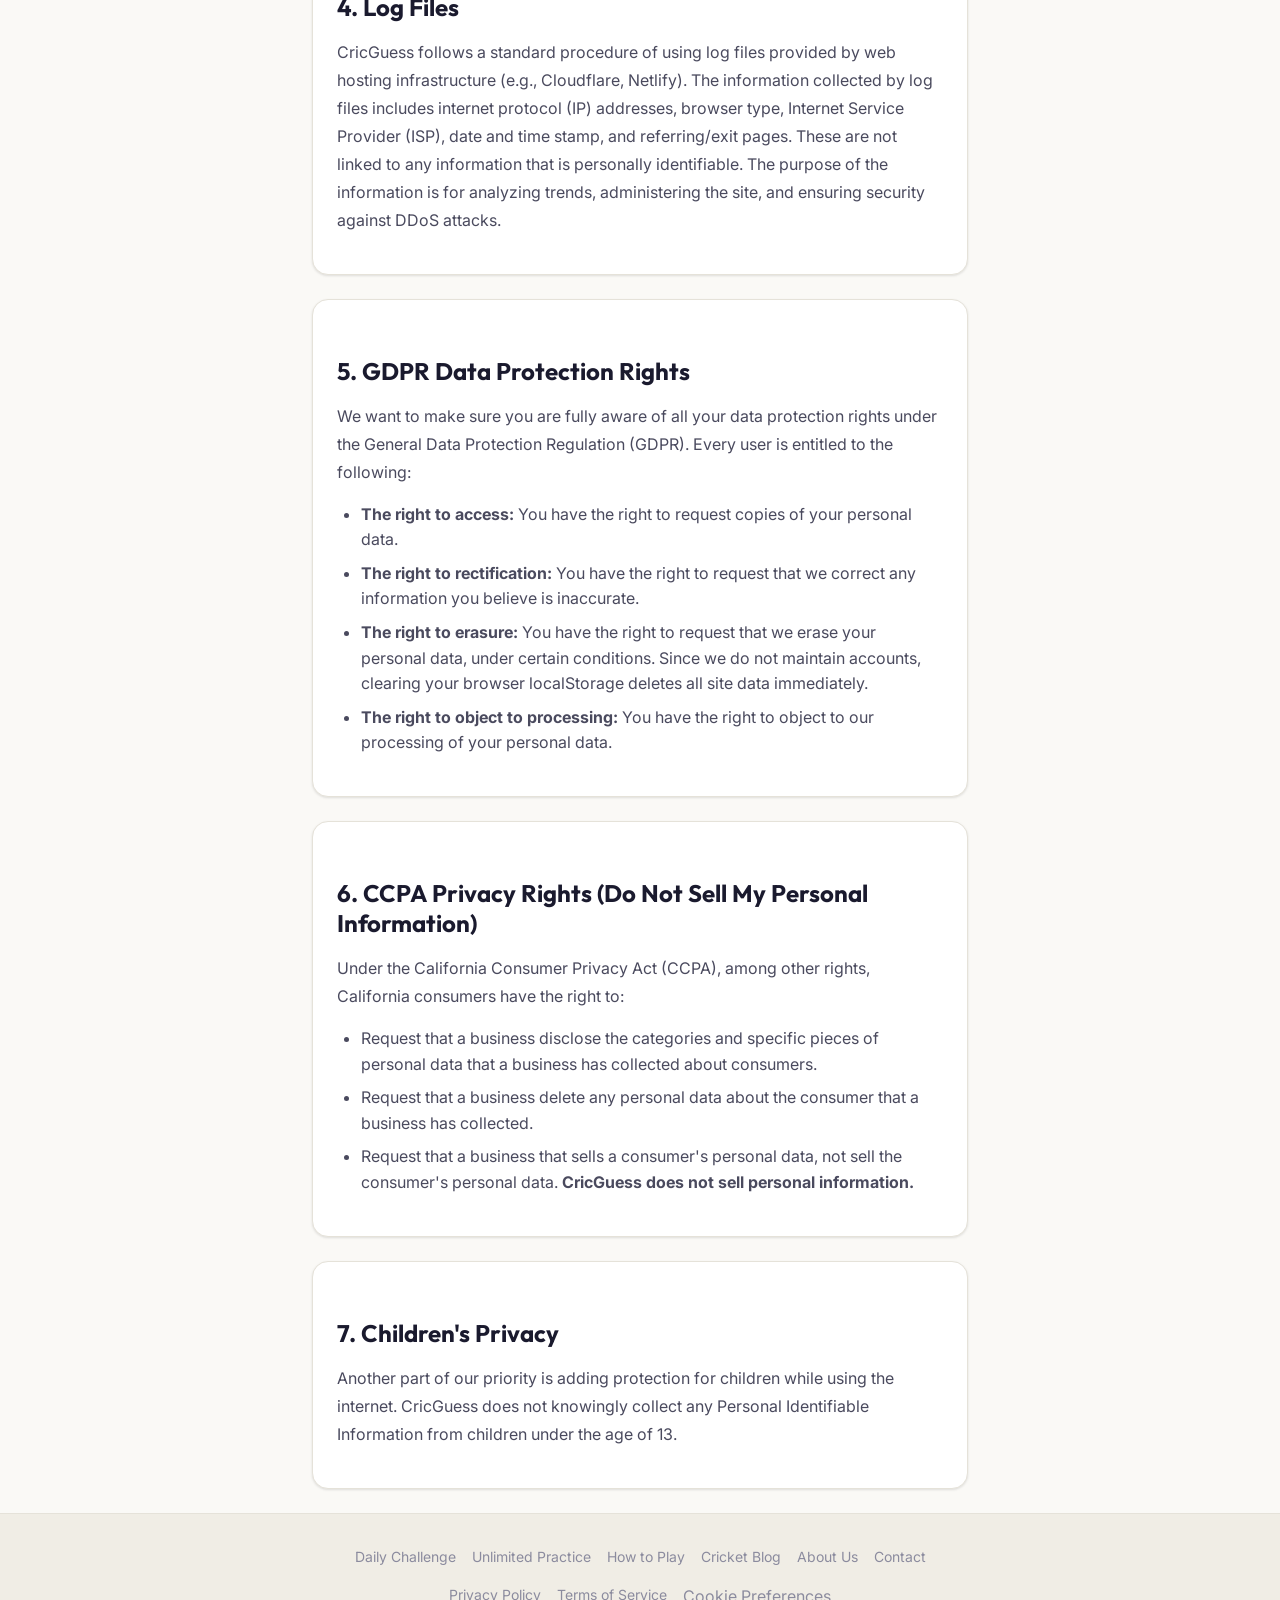
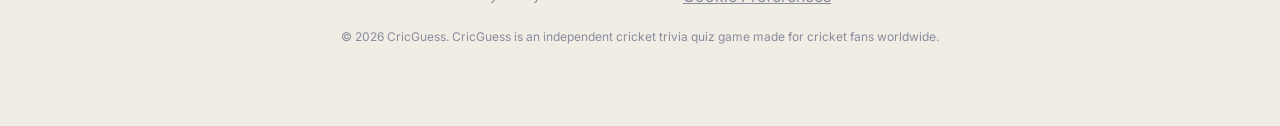
<file: privacy-policy.html>
<!DOCTYPE html>
<html lang="en">
<head>
  <meta charset="UTF-8">
  <meta name="viewport" content="width=device-width, initial-scale=1.0">
  <title>Privacy Policy — CricGuess | AdSense & Cookie Disclosures</title>
  <meta name="description" content="Privacy Policy for CricGuess. Learn about how we handle cookies, Google AdSense advertisements, user local storage, and your privacy rights under GDPR and CCPA.">
  <link rel="canonical" href="https://cricguess.com/privacy-policy.html">

  <link rel="icon" type="image/svg+xml" href="./assets/favicon.svg">
  <link rel="manifest" href="./manifest.json">
  <meta name="theme-color" content="#1a5632">

  <link rel="stylesheet" href="./css/base.css">
  <link rel="stylesheet" href="./css/layout.css">
  <link rel="stylesheet" href="./css/components/cookie-consent.css">

  <!-- Google AdSense -->
  <script async src="https://pagead2.googlesyndication.com/pagead/js/adsbygoogle.js?client=ca-pub-2824402019208557"
     crossorigin="anonymous"></script>
</head>
<body class="page">

  <header class="page__header" role="banner">
    <div class="header">
      <div class="header__brand">
        <a href="./index.html" class="header__logo" aria-label="CricGuess Home">
          Cric<span>Guess</span>
        </a>
      </div>

      <nav class="header__nav" role="navigation" aria-label="Main Navigation">
        <a href="./daily.html" class="header__nav-link" data-nav-route="daily">Daily</a>
        <a href="./unlimited.html" class="header__nav-link" data-nav-route="unlimited">Unlimited</a>
        <a href="./how-to-play.html" class="header__nav-link">Rules</a>
        <a href="./blog/index.html" class="header__nav-link">Blog</a>
      </nav>

      <div class="header__actions">
        <button type="button" class="header__icon-btn" data-theme-toggle title="Toggle theme" aria-label="Toggle theme">
          <svg viewBox="0 0 24 24" width="18" height="18" fill="none" stroke="currentColor" stroke-width="2" stroke-linecap="round" stroke-linejoin="round" aria-hidden="true"><path d="M21 12.79A9 9 0 1 1 11.21 3 7 7 0 0 0 21 12.79z"/></svg>
        </button>
      </div>
    </div>
  </header>

  <main class="page__main">
    <div class="container content-page">

      <h1>Privacy Policy</h1>
      <p class="text-small text-muted" style="margin-bottom: var(--space-6);">
        Last Updated: October 2026
      </p>

      <section class="card" style="margin-bottom: var(--space-6);">
        <h2>1. Introduction</h2>
        <p>
          At <strong>CricGuess</strong> ("we", "us", or "our"), accessible at <em>https://cricguess.com</em>, we prioritize the privacy of our visitors. This Privacy Policy document outlines the types of information that is collected and recorded by CricGuess and how we use it.
        </p>
        <p>
          If you have additional questions or require more information about our Privacy Policy, do not hesitate to contact us at <strong>privacy@cricguess.com</strong>.
        </p>
      </section>

      <section class="card" style="margin-bottom: var(--space-6);">
        <h2>2. Browser Local Storage (No Personal Accounts)</h2>
        <p>
          CricGuess does not require user registration or account creation. We do not store your name, password, or physical identity on any external server.
        </p>
        <p>
          To deliver core gameplay features, CricGuess utilizes your browser's <code>localStorage</code> mechanism to store:
        </p>
        <ul>
          <li><strong>Game Progress & Guesses:</strong> To allow you to resume today's daily puzzle without losing your place.</li>
          <li><strong>Player Statistics:</strong> Games played, win counts, current streaks, max streaks, and guess distribution charts.</li>
          <li><strong>User Interface Preferences:</strong> Dark mode / Light mode selection.</li>
          <li><strong>Cookie Consent:</strong> Your cookie preference choice (accepted / declined).</li>
        </ul>
        <p>
          This data remains exclusively on your device and is never transmitted to our servers or sold to third parties. You can clear this data at any time by clearing your browser's site data or cache.
        </p>
      </section>

      <section class="card" style="margin-bottom: var(--space-6);">
        <h2>3. Google AdSense & Third-Party Advertising</h2>
        <p>
          We use Google AdSense to display advertisements when you visit our website. Google, as a third-party vendor, uses cookies to serve ads on CricGuess.
        </p>
        <ul>
          <li>Google's use of advertising cookies enables it and its partners to serve ads to our users based on their visit to our site and/or other sites on the Internet.</li>
          <li>Users may opt out of personalized advertising by visiting <a href="https://adssettings.google.com" target="_blank" rel="noopener noreferrer">Google Ads Settings</a>.</li>
          <li>Alternatively, you can opt out of a third-party vendor's use of cookies for personalized advertising by visiting <a href="https://www.aboutads.info/choices/" target="_blank" rel="noopener noreferrer">AboutAds.info</a>.</li>
        </ul>
      </section>

      <section class="card" style="margin-bottom: var(--space-6);">
        <h2>4. Log Files</h2>
        <p>
          CricGuess follows a standard procedure of using log files provided by web hosting infrastructure (e.g., Cloudflare, Netlify). The information collected by log files includes internet protocol (IP) addresses, browser type, Internet Service Provider (ISP), date and time stamp, and referring/exit pages. These are not linked to any information that is personally identifiable. The purpose of the information is for analyzing trends, administering the site, and ensuring security against DDoS attacks.
        </p>
      </section>

      <section class="card" style="margin-bottom: var(--space-6);">
        <h2>5. GDPR Data Protection Rights</h2>
        <p>
          We want to make sure you are fully aware of all your data protection rights under the General Data Protection Regulation (GDPR). Every user is entitled to the following:
        </p>
        <ul>
          <li><strong>The right to access:</strong> You have the right to request copies of your personal data.</li>
          <li><strong>The right to rectification:</strong> You have the right to request that we correct any information you believe is inaccurate.</li>
          <li><strong>The right to erasure:</strong> You have the right to request that we erase your personal data, under certain conditions. Since we do not maintain accounts, clearing your browser localStorage deletes all site data immediately.</li>
          <li><strong>The right to object to processing:</strong> You have the right to object to our processing of your personal data.</li>
        </ul>
      </section>

      <section class="card" style="margin-bottom: var(--space-6);">
        <h2>6. CCPA Privacy Rights (Do Not Sell My Personal Information)</h2>
        <p>
          Under the California Consumer Privacy Act (CCPA), among other rights, California consumers have the right to:
        </p>
        <ul>
          <li>Request that a business disclose the categories and specific pieces of personal data that a business has collected about consumers.</li>
          <li>Request that a business delete any personal data about the consumer that a business has collected.</li>
          <li>Request that a business that sells a consumer's personal data, not sell the consumer's personal data. <strong>CricGuess does not sell personal information.</strong></li>
        </ul>
      </section>

      <section class="card" style="margin-bottom: var(--space-6);">
        <h2>7. Children's Privacy</h2>
        <p>
          Another part of our priority is adding protection for children while using the internet. CricGuess does not knowingly collect any Personal Identifiable Information from children under the age of 13.
        </p>
      </section>

    </div>
  </main>

  <footer class="page__footer" role="contentinfo">
    <div class="container footer">
      <nav class="footer__links" aria-label="Footer links">
        <a href="./daily.html" class="footer__link">Daily Challenge</a>
        <a href="./unlimited.html" class="footer__link">Unlimited Practice</a>
        <a href="./how-to-play.html" class="footer__link">How to Play</a>
        <a href="./blog/index.html" class="footer__link">Cricket Blog</a>
        <a href="./about.html" class="footer__link">About Us</a>
        <a href="./contact.html" class="footer__link">Contact</a>
        <a href="./privacy-policy.html" class="footer__link">Privacy Policy</a>
        <a href="./terms.html" class="footer__link">Terms of Service</a>
        <button type="button" class="footer__link" data-action="reset-cookies" style="background: none; border: none; cursor: pointer; text-decoration: underline; font: inherit; padding: 0;">Cookie Preferences</button>
      </nav>

      <p class="footer__disclaimer">
        © 2026 CricGuess. CricGuess is an independent cricket trivia quiz game made for cricket fans worldwide.
      </p>
    </div>
  </footer>

  <script type="module" src="./js/app.js"></script>
</body>
</html>
</file>
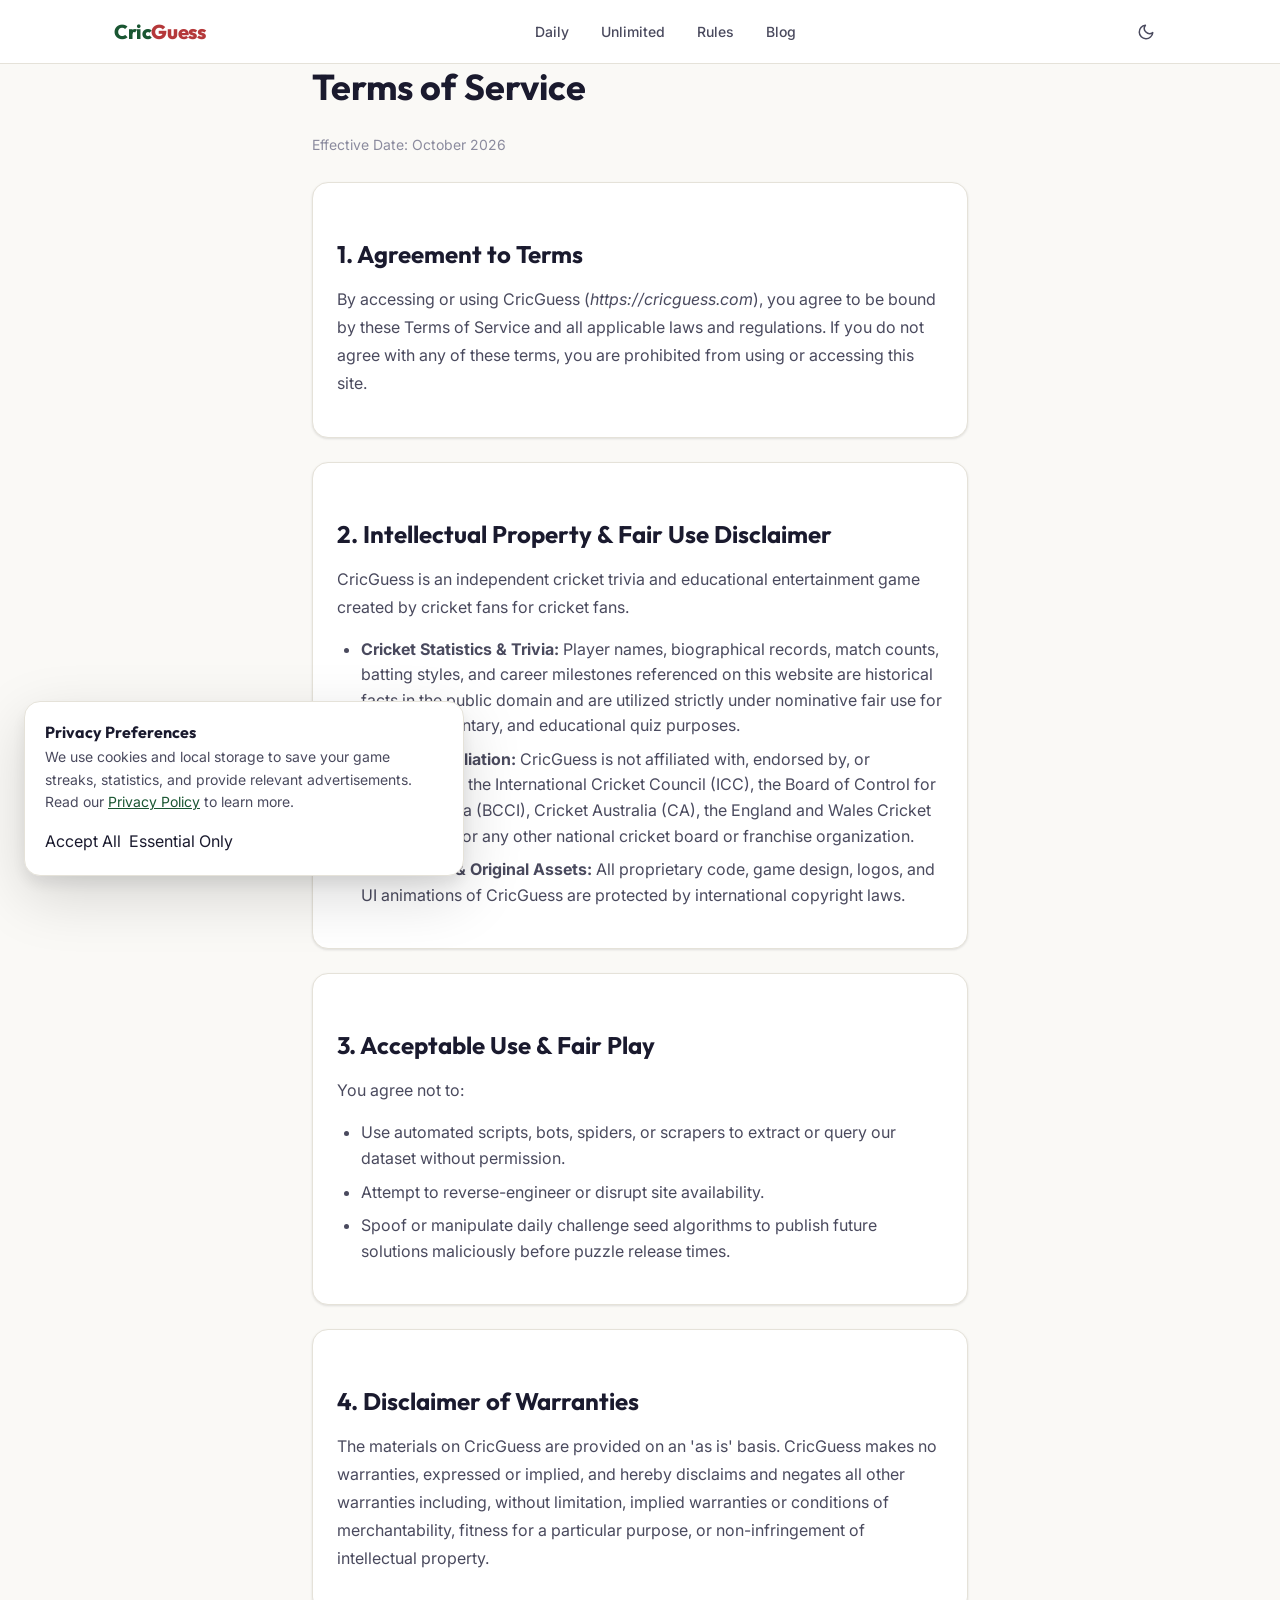
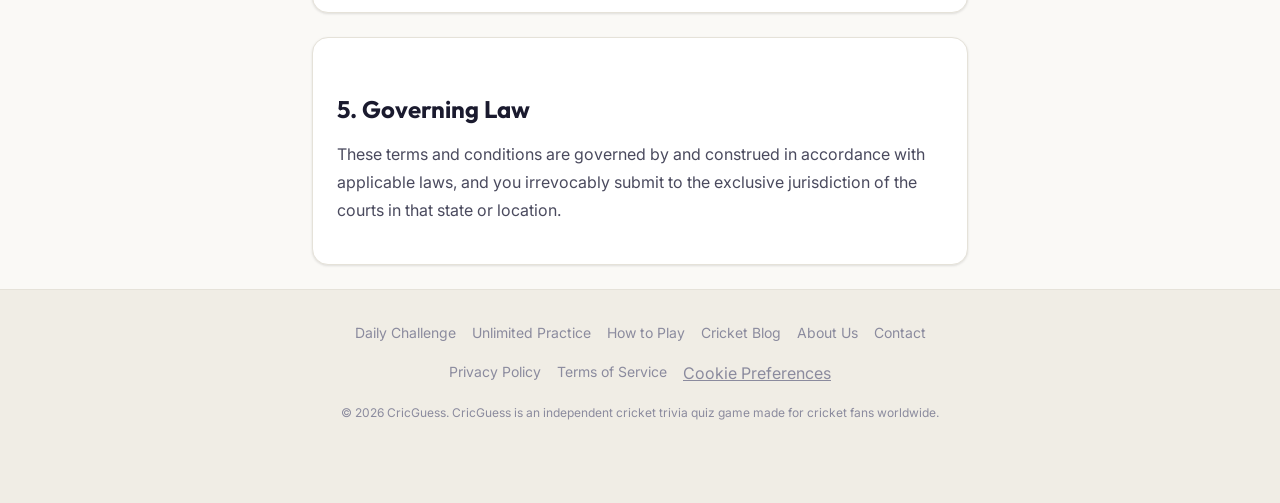
<file: terms.html>
<!DOCTYPE html>
<html lang="en">
<head>
  <meta charset="UTF-8">
  <meta name="viewport" content="width=device-width, initial-scale=1.0">
  <title>Terms of Service — CricGuess</title>
  <meta name="description" content="Terms of Service for CricGuess. Understand the terms, acceptable use policies, fair play rules, and intellectual property disclaimers.">
  <link rel="canonical" href="https://cricguess.com/terms.html">

  <link rel="icon" type="image/svg+xml" href="./assets/favicon.svg">
  <link rel="manifest" href="./manifest.json">
  <meta name="theme-color" content="#1a5632">

  <link rel="stylesheet" href="./css/base.css">
  <link rel="stylesheet" href="./css/layout.css">
  <link rel="stylesheet" href="./css/components/cookie-consent.css">

  <!-- Google AdSense -->
  <script async src="https://pagead2.googlesyndication.com/pagead/js/adsbygoogle.js?client=ca-pub-2824402019208557"
     crossorigin="anonymous"></script>
</head>
<body class="page">

  <header class="page__header" role="banner">
    <div class="header">
      <div class="header__brand">
        <a href="./index.html" class="header__logo" aria-label="CricGuess Home">
          Cric<span>Guess</span>
        </a>
      </div>

      <nav class="header__nav" role="navigation" aria-label="Main Navigation">
        <a href="./daily.html" class="header__nav-link" data-nav-route="daily">Daily</a>
        <a href="./unlimited.html" class="header__nav-link" data-nav-route="unlimited">Unlimited</a>
        <a href="./how-to-play.html" class="header__nav-link">Rules</a>
        <a href="./blog/index.html" class="header__nav-link">Blog</a>
      </nav>

      <div class="header__actions">
        <button type="button" class="header__icon-btn" data-theme-toggle title="Toggle theme" aria-label="Toggle theme">
          <svg viewBox="0 0 24 24" width="18" height="18" fill="none" stroke="currentColor" stroke-width="2" stroke-linecap="round" stroke-linejoin="round" aria-hidden="true"><path d="M21 12.79A9 9 0 1 1 11.21 3 7 7 0 0 0 21 12.79z"/></svg>
        </button>
      </div>
    </div>
  </header>

  <main class="page__main">
    <div class="container content-page">

      <h1>Terms of Service</h1>
      <p class="text-small text-muted" style="margin-bottom: var(--space-6);">
        Effective Date: October 2026
      </p>

      <section class="card" style="margin-bottom: var(--space-6);">
        <h2>1. Agreement to Terms</h2>
        <p>
          By accessing or using CricGuess (<em>https://cricguess.com</em>), you agree to be bound by these Terms of Service and all applicable laws and regulations. If you do not agree with any of these terms, you are prohibited from using or accessing this site.
        </p>
      </section>

      <section class="card" style="margin-bottom: var(--space-6);">
        <h2>2. Intellectual Property & Fair Use Disclaimer</h2>
        <p>
          CricGuess is an independent cricket trivia and educational entertainment game created by cricket fans for cricket fans.
        </p>
        <ul>
          <li><strong>Cricket Statistics & Trivia:</strong> Player names, biographical records, match counts, batting styles, and career milestones referenced on this website are historical facts in the public domain and are utilized strictly under nominative fair use for trivia, commentary, and educational quiz purposes.</li>
          <li><strong>No Board Affiliation:</strong> CricGuess is not affiliated with, endorsed by, or sponsored by the International Cricket Council (ICC), the Board of Control for Cricket in India (BCCI), Cricket Australia (CA), the England and Wales Cricket Board (ECB), or any other national cricket board or franchise organization.</li>
          <li><strong>Game Code & Original Assets:</strong> All proprietary code, game design, logos, and UI animations of CricGuess are protected by international copyright laws.</li>
        </ul>
      </section>

      <section class="card" style="margin-bottom: var(--space-6);">
        <h2>3. Acceptable Use & Fair Play</h2>
        <p>You agree not to:</p>
        <ul>
          <li>Use automated scripts, bots, spiders, or scrapers to extract or query our dataset without permission.</li>
          <li>Attempt to reverse-engineer or disrupt site availability.</li>
          <li>Spoof or manipulate daily challenge seed algorithms to publish future solutions maliciously before puzzle release times.</li>
        </ul>
      </section>

      <section class="card" style="margin-bottom: var(--space-6);">
        <h2>4. Disclaimer of Warranties</h2>
        <p>
          The materials on CricGuess are provided on an 'as is' basis. CricGuess makes no warranties, expressed or implied, and hereby disclaims and negates all other warranties including, without limitation, implied warranties or conditions of merchantability, fitness for a particular purpose, or non-infringement of intellectual property.
        </p>
      </section>

      <section class="card" style="margin-bottom: var(--space-6);">
        <h2>5. Governing Law</h2>
        <p>
          These terms and conditions are governed by and construed in accordance with applicable laws, and you irrevocably submit to the exclusive jurisdiction of the courts in that state or location.
        </p>
      </section>

    </div>
  </main>

  <footer class="page__footer" role="contentinfo">
    <div class="container footer">
      <nav class="footer__links" aria-label="Footer links">
        <a href="./daily.html" class="footer__link">Daily Challenge</a>
        <a href="./unlimited.html" class="footer__link">Unlimited Practice</a>
        <a href="./how-to-play.html" class="footer__link">How to Play</a>
        <a href="./blog/index.html" class="footer__link">Cricket Blog</a>
        <a href="./about.html" class="footer__link">About Us</a>
        <a href="./contact.html" class="footer__link">Contact</a>
        <a href="./privacy-policy.html" class="footer__link">Privacy Policy</a>
        <a href="./terms.html" class="footer__link">Terms of Service</a>
        <button type="button" class="footer__link" data-action="reset-cookies" style="background: none; border: none; cursor: pointer; text-decoration: underline; font: inherit; padding: 0;">Cookie Preferences</button>
      </nav>

      <p class="footer__disclaimer">
        © 2026 CricGuess. CricGuess is an independent cricket trivia quiz game made for cricket fans worldwide.
      </p>
    </div>
  </footer>

  <script type="module" src="./js/app.js"></script>
</body>
</html>
</file>
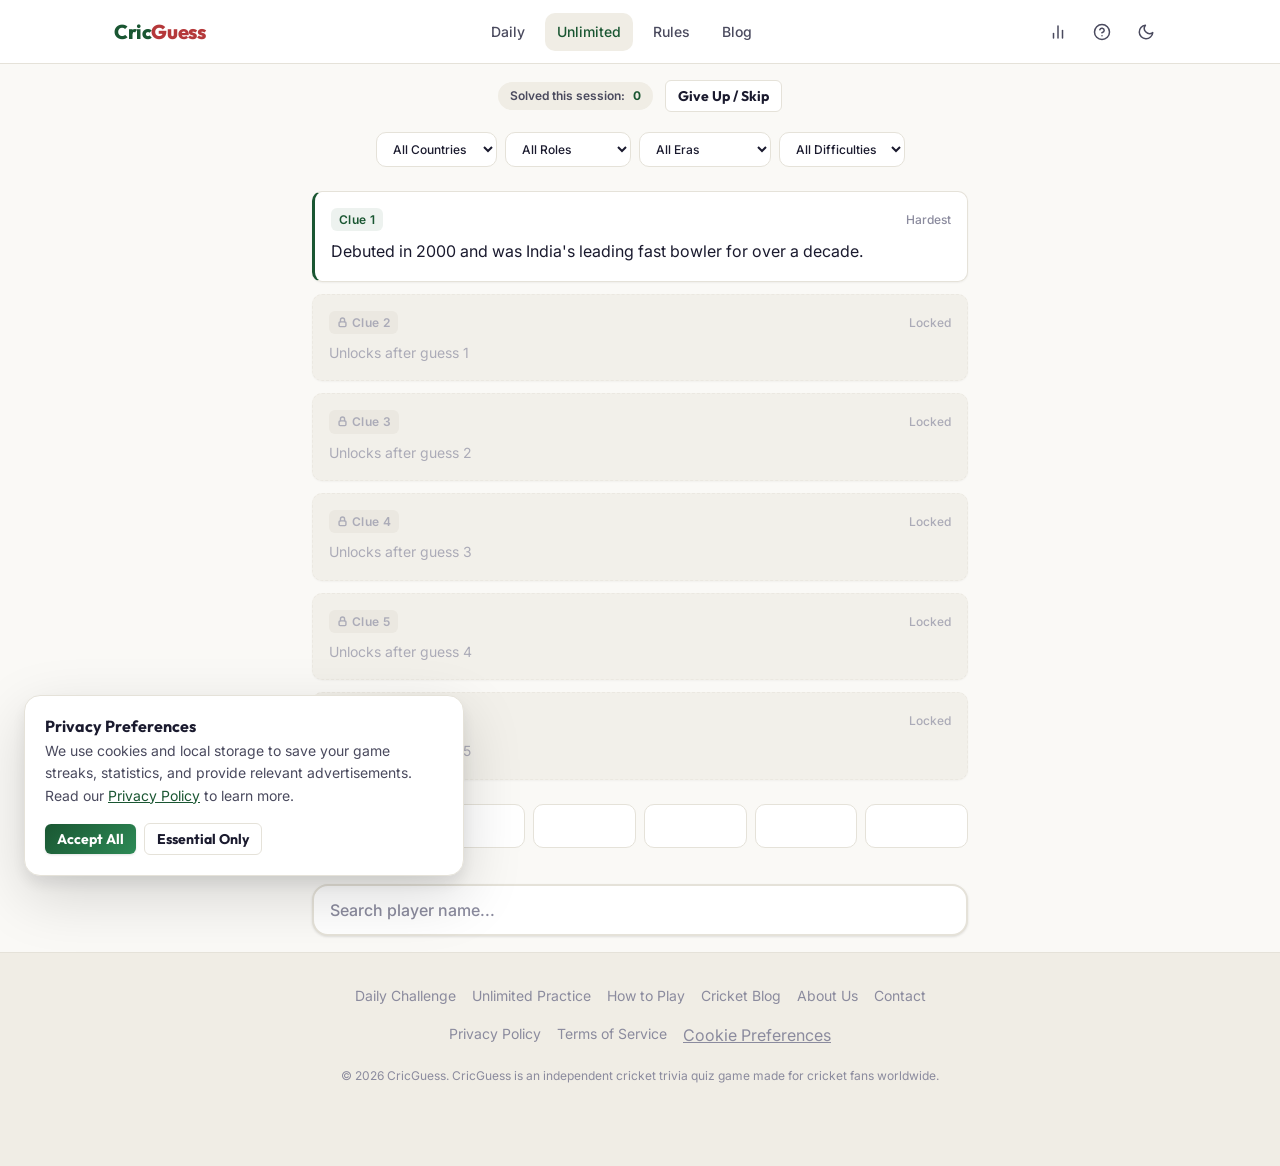
<file: unlimited.html>
<!DOCTYPE html>
<html lang="en">
<head>
  <meta charset="UTF-8">
  <meta name="viewport" content="width=device-width, initial-scale=1.0">
  <title>Unlimited Practice Mode — CricGuess | Endless Cricket Quiz</title>
  <meta name="description" content="Play endless cricket guessing puzzles! Filter by country, batting role, era, or difficulty. Practice anytime with no daily limits on CricGuess.">
  <link rel="canonical" href="https://cricguess.com/unlimited.html">

  <!-- Open Graph -->
  <meta property="og:title" content="Unlimited Practice Mode — CricGuess">
  <meta property="og:description" content="Endless cricket guessing with filterable nation, era, and role options.">
  <meta property="og:url" content="https://cricguess.com/unlimited.html">
  <meta property="og:image" content="./assets/og-image.svg">
  <meta property="og:type" content="website">

  <!-- Twitter Card -->
  <meta name="twitter:card" content="summary_large_image">
  <meta name="twitter:title" content="Unlimited Practice Mode — CricGuess">
  <meta name="twitter:description" content="Endless cricket trivia puzzles with progressive clues.">
  <meta name="twitter:image" content="./assets/og-image.svg">

  <!-- Favicon -->
  <link rel="icon" type="image/svg+xml" href="./assets/favicon.svg">
  <link rel="manifest" href="./manifest.json">
  <meta name="theme-color" content="#1a5632">

  <!-- CSS -->
  <link rel="stylesheet" href="./css/base.css">
  <link rel="stylesheet" href="./css/layout.css">
  <link rel="stylesheet" href="./css/components/button.css">
  <link rel="stylesheet" href="./css/components/modal.css">
  <link rel="stylesheet" href="./css/components/toast.css">
  <link rel="stylesheet" href="./css/components/stats-chart.css">
  <link rel="stylesheet" href="./css/components/clue-card.css">
  <link rel="stylesheet" href="./css/components/attempt-indicator.css">
  <link rel="stylesheet" href="./css/components/progress-bar.css">
  <link rel="stylesheet" href="./css/components/autocomplete.css">
  <link rel="stylesheet" href="./css/components/cookie-consent.css">
  <link rel="stylesheet" href="./css/modes/unlimited.css">

  <!-- Google AdSense -->
  <script async src="https://pagead2.googlesyndication.com/pagead/js/adsbygoogle.js?client=ca-pub-2824402019208557"
     crossorigin="anonymous"></script>

  <script type="application/ld+json">
  {
    "@context": "https://schema.org",
    "@type": "Game",
    "name": "CricGuess Unlimited Practice Mode",
    "url": "https://cricguess.com/unlimited.html",
    "description": "Endless cricket quiz practice mode with country, role, and era filters.",
    "gameItem": "Cricket Trivia Practice"
  }
  </script>
</head>
<body class="page">

  <!-- Header -->
  <header class="page__header" role="banner">
    <div class="header">
      <div class="header__brand">
        <a href="./index.html" class="header__logo" aria-label="CricGuess Home">
          Cric<span>Guess</span>
        </a>
      </div>

      <nav class="header__nav" role="navigation" aria-label="Main Navigation">
        <a href="./daily.html" class="header__nav-link" data-nav-route="daily">Daily</a>
        <a href="./unlimited.html" class="header__nav-link header__nav-link--active" data-nav-route="unlimited">Unlimited</a>
        <a href="./how-to-play.html" class="header__nav-link">Rules</a>
        <a href="./blog/index.html" class="header__nav-link">Blog</a>
      </nav>

      <div class="header__actions">
        <button type="button" class="header__icon-btn" data-action="stats" title="View Statistics" aria-label="View Statistics">
          <svg viewBox="0 0 24 24" width="18" height="18" fill="none" stroke="currentColor" stroke-width="2" stroke-linecap="round" stroke-linejoin="round" aria-hidden="true"><line x1="18" y1="20" x2="18" y2="10"/><line x1="12" y1="20" x2="12" y2="4"/><line x1="6" y1="20" x2="6" y2="14"/></svg>
        </button>
        <button type="button" class="header__icon-btn" data-action="how-to-play" title="How to play" aria-label="How to play">
          <svg viewBox="0 0 24 24" width="18" height="18" fill="none" stroke="currentColor" stroke-width="2" stroke-linecap="round" stroke-linejoin="round" aria-hidden="true"><circle cx="12" cy="12" r="10"/><path d="M9.09 9a3 3 0 0 1 5.83 1c0 2-3 3-3 3"/><line x1="12" y1="17" x2="12.01" y2="17"/></svg>
        </button>
        <button type="button" class="header__icon-btn" data-theme-toggle title="Toggle theme" aria-label="Toggle theme">
          <svg viewBox="0 0 24 24" width="18" height="18" fill="none" stroke="currentColor" stroke-width="2" stroke-linecap="round" stroke-linejoin="round" aria-hidden="true"><path d="M21 12.79A9 9 0 1 1 11.21 3 7 7 0 0 0 21 12.79z"/></svg>
        </button>
        <button type="button" class="header__icon-btn header__menu-btn" data-action="menu-toggle" title="Open navigation menu" aria-label="Open navigation menu" aria-expanded="false">
          <svg class="menu-icon-bars" viewBox="0 0 24 24" width="20" height="20" fill="none" stroke="currentColor" stroke-width="2" stroke-linecap="round" stroke-linejoin="round" aria-hidden="true"><line x1="3" y1="12" x2="21" y2="12"/><line x1="3" y1="6" x2="21" y2="6"/><line x1="3" y1="18" x2="21" y2="18"/></svg>
        </button>
      </div>
    </div>
  </header>

  <!-- Main Content -->
  <main class="page__main" id="main-content">
    <div class="container">

      <!-- Game Mount Container -->
      <section style="padding: var(--space-4) 0;" aria-label="Unlimited Practice Board">
        <div data-mode-mount data-mode="unlimited"></div>
      </section>

    </div>
  </main>

  <!-- Footer -->
  <footer class="page__footer" role="contentinfo">
    <div class="container footer">
      <nav class="footer__links" aria-label="Footer links">
        <a href="./daily.html" class="footer__link">Daily Challenge</a>
        <a href="./unlimited.html" class="footer__link">Unlimited Practice</a>
        <a href="./how-to-play.html" class="footer__link">How to Play</a>
        <a href="./blog/index.html" class="footer__link">Cricket Blog</a>
        <a href="./about.html" class="footer__link">About Us</a>
        <a href="./contact.html" class="footer__link">Contact</a>
        <a href="./privacy-policy.html" class="footer__link">Privacy Policy</a>
        <a href="./terms.html" class="footer__link">Terms of Service</a>
        <button type="button" class="footer__link" data-action="reset-cookies" style="background: none; border: none; cursor: pointer; text-decoration: underline; font: inherit; padding: 0;">Cookie Preferences</button>
      </nav>

      <p class="footer__disclaimer">
        © 2026 CricGuess. CricGuess is an independent cricket trivia quiz game made for cricket fans worldwide.
      </p>
    </div>
  </footer>

  <script type="module" src="./js/app.js"></script>
</body>
</html>
</file>
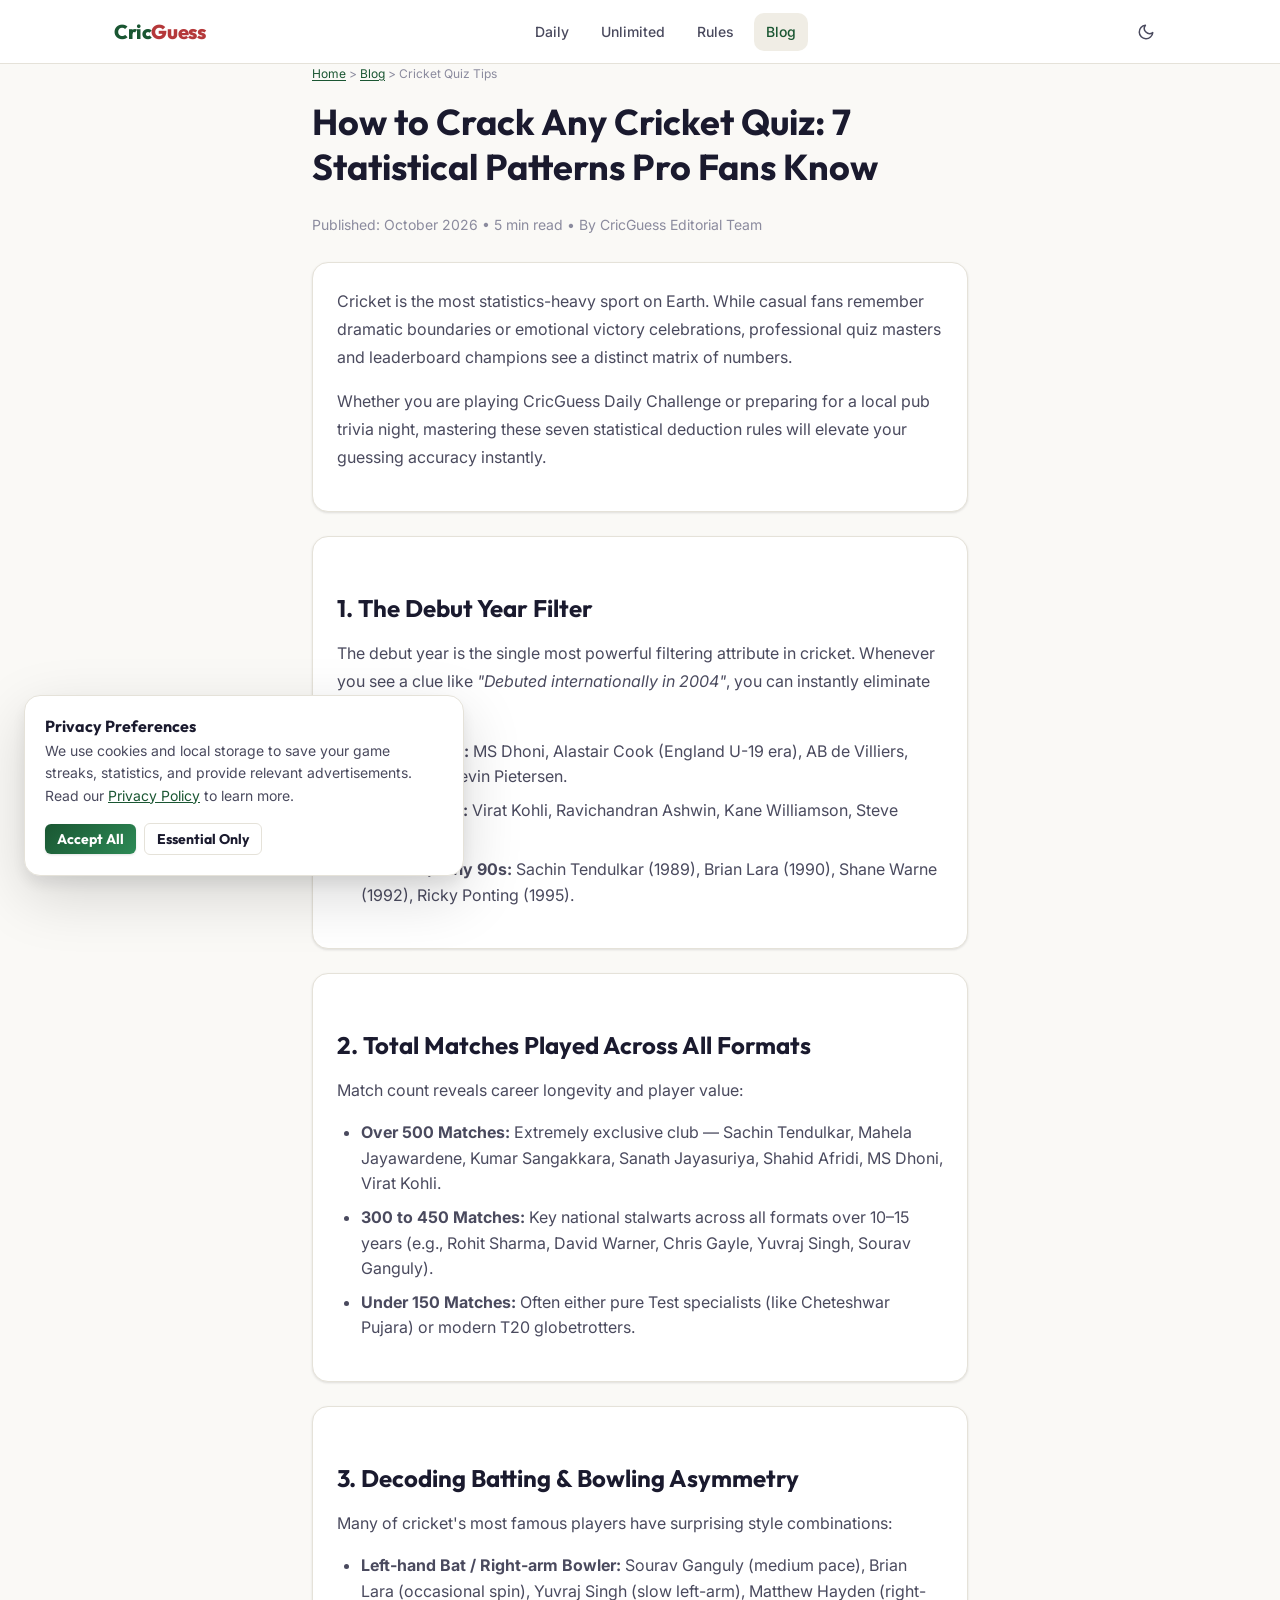
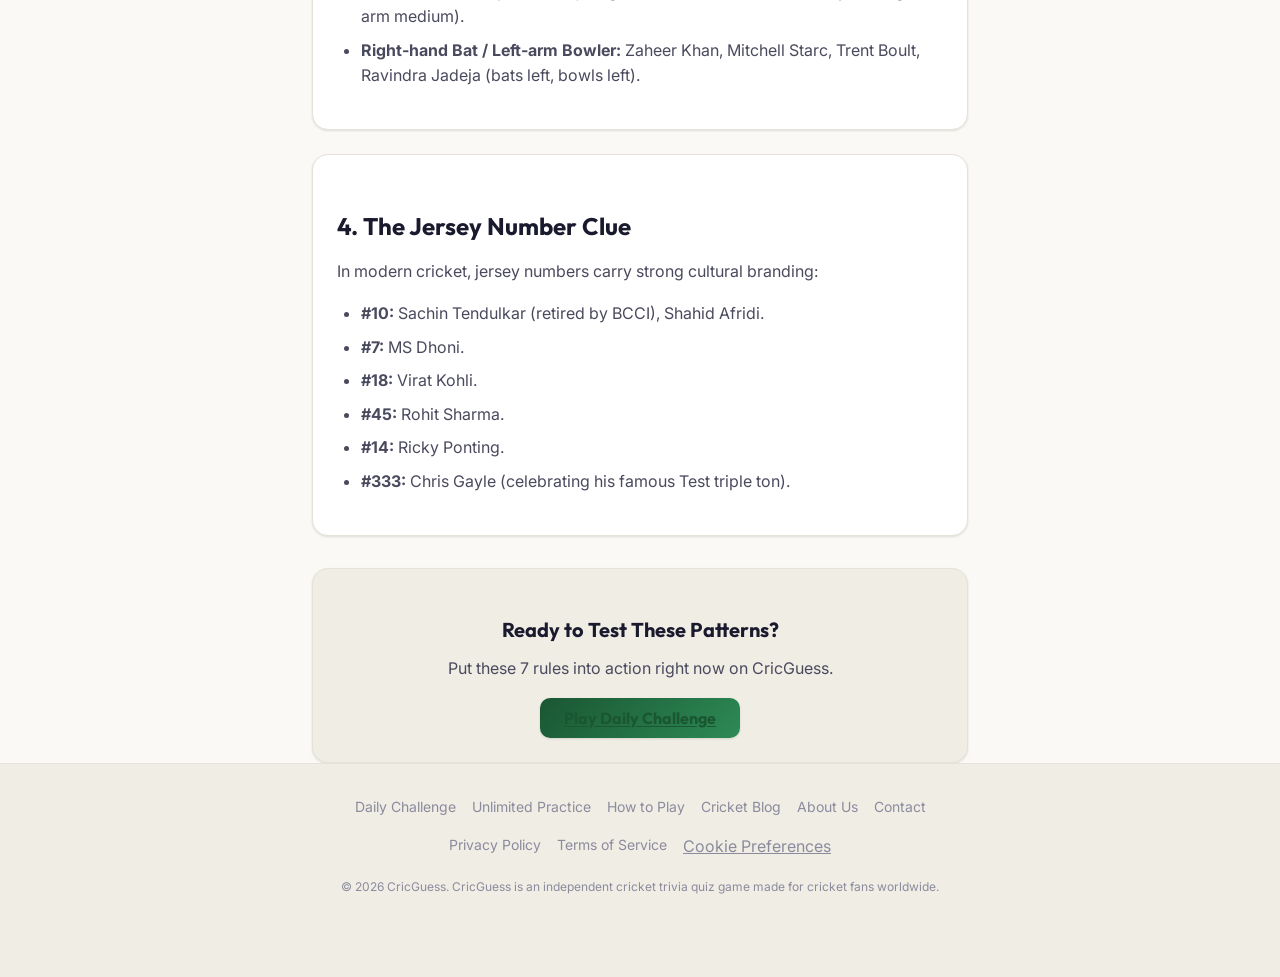
<file: blog/cricket-quiz-tips.html>
<!DOCTYPE html>
<html lang="en">
<head>
  <meta charset="UTF-8">
  <meta name="viewport" content="width=device-width, initial-scale=1.0">
  <title>How to Crack Any Cricket Quiz: 7 Statistical Patterns Pro Fans Know — CricGuess</title>
  <meta name="description" content="Master cricket trivia! Learn how to deduce mystery cricketers by analyzing debut years, match counts, batting styles, and franchise history.">
  <link rel="canonical" href="https://cricguess.com/blog/cricket-quiz-tips.html">

  <link rel="icon" type="image/svg+xml" href="../assets/favicon.svg">
  <link rel="manifest" href="../manifest.json">
  <meta name="theme-color" content="#1a5632">

  <link rel="stylesheet" href="../css/base.css">
  <link rel="stylesheet" href="../css/layout.css">
  <link rel="stylesheet" href="../css/components/button.css">
  <link rel="stylesheet" href="../css/components/cookie-consent.css">

  <!-- Google AdSense -->
  <script async src="https://pagead2.googlesyndication.com/pagead/js/adsbygoogle.js?client=ca-pub-2824402019208557"
     crossorigin="anonymous"></script>

  <script type="application/ld+json">
  {
    "@context": "https://schema.org",
    "@type": "Article",
    "headline": "How to Crack Any Cricket Quiz: 7 Statistical Patterns Pro Fans Know",
    "description": "Expert tips and deduction frameworks for cricket trivia enthusiasts and CricGuess players.",
    "author": {
      "@type": "Organization",
      "name": "CricGuess Editorial"
    },
    "publisher": {
      "@type": "Organization",
      "name": "CricGuess"
    },
    "datePublished": "2026-10-17"
  }
  </script>
</head>
<body class="page">

  <header class="page__header" role="banner">
    <div class="header">
      <div class="header__brand">
        <a href="../index.html" class="header__logo" aria-label="CricGuess Home">
          Cric<span>Guess</span>
        </a>
      </div>

      <nav class="header__nav" role="navigation" aria-label="Main Navigation">
        <a href="../daily.html" class="header__nav-link" data-nav-route="daily">Daily</a>
        <a href="../unlimited.html" class="header__nav-link" data-nav-route="unlimited">Unlimited</a>
        <a href="../how-to-play.html" class="header__nav-link">Rules</a>
        <a href="./index.html" class="header__nav-link header__nav-link--active">Blog</a>
      </nav>

      <div class="header__actions">
        <button type="button" class="header__icon-btn" data-theme-toggle title="Toggle theme" aria-label="Toggle theme">
          <svg viewBox="0 0 24 24" width="18" height="18" fill="none" stroke="currentColor" stroke-width="2" stroke-linecap="round" stroke-linejoin="round" aria-hidden="true"><path d="M21 12.79A9 9 0 1 1 11.21 3 7 7 0 0 0 21 12.79z"/></svg>
        </button>
        <button type="button" class="header__icon-btn header__menu-btn" data-action="menu-toggle" title="Open navigation menu" aria-label="Open navigation menu" aria-expanded="false">
          <svg class="menu-icon-bars" viewBox="0 0 24 24" width="20" height="20" fill="none" stroke="currentColor" stroke-width="2" stroke-linecap="round" stroke-linejoin="round" aria-hidden="true"><line x1="3" y1="12" x2="21" y2="12"/><line x1="3" y1="6" x2="21" y2="6"/><line x1="3" y1="18" x2="21" y2="18"/></svg>
        </button>
      </div>
    </div>
  </header>

  <main class="page__main">
    <div class="container content-page">

      <nav aria-label="Breadcrumb" style="font-size: var(--text-xs); margin-bottom: var(--space-4); color: var(--color-text-muted);">
        <a href="../index.html">Home</a> &gt; <a href="./index.html">Blog</a> &gt; <span>Cricket Quiz Tips</span>
      </nav>

      <h1>How to Crack Any Cricket Quiz: 7 Statistical Patterns Pro Fans Know</h1>
      <p class="text-small text-muted" style="margin-bottom: var(--space-6);">
        Published: October 2026 • 5 min read • By CricGuess Editorial Team
      </p>

      <div class="card" style="margin-bottom: var(--space-6);">
        <p>
          Cricket is the most statistics-heavy sport on Earth. While casual fans remember dramatic boundaries or emotional victory celebrations, professional quiz masters and leaderboard champions see a distinct matrix of numbers.
        </p>
        <p>
          Whether you are playing CricGuess Daily Challenge or preparing for a local pub trivia night, mastering these seven statistical deduction rules will elevate your guessing accuracy instantly.
        </p>
      </div>

      <section class="card" style="margin-bottom: var(--space-6);">
        <h2>1. The Debut Year Filter</h2>
        <p>
          The debut year is the single most powerful filtering attribute in cricket. Whenever you see a clue like <em>"Debuted internationally in 2004"</em>, you can instantly eliminate 95% of players:
        </p>
        <ul>
          <li><strong>2004 Debuts:</strong> MS Dhoni, Alastair Cook (England U-19 era), AB de Villiers, Dale Steyn, Kevin Pietersen.</li>
          <li><strong>2008 Debuts:</strong> Virat Kohli, Ravichandran Ashwin, Kane Williamson, Steve Smith.</li>
          <li><strong>Late 80s/Early 90s:</strong> Sachin Tendulkar (1989), Brian Lara (1990), Shane Warne (1992), Ricky Ponting (1995).</li>
        </ul>
      </section>

      <section class="card" style="margin-bottom: var(--space-6);">
        <h2>2. Total Matches Played Across All Formats</h2>
        <p>
          Match count reveals career longevity and player value:
        </p>
        <ul>
          <li><strong>Over 500 Matches:</strong> Extremely exclusive club — Sachin Tendulkar, Mahela Jayawardene, Kumar Sangakkara, Sanath Jayasuriya, Shahid Afridi, MS Dhoni, Virat Kohli.</li>
          <li><strong>300 to 450 Matches:</strong> Key national stalwarts across all formats over 10–15 years (e.g., Rohit Sharma, David Warner, Chris Gayle, Yuvraj Singh, Sourav Ganguly).</li>
          <li><strong>Under 150 Matches:</strong> Often either pure Test specialists (like Cheteshwar Pujara) or modern T20 globetrotters.</li>
        </ul>
      </section>



      <section class="card" style="margin-bottom: var(--space-6);">
        <h2>3. Decoding Batting & Bowling Asymmetry</h2>
        <p>
          Many of cricket's most famous players have surprising style combinations:
        </p>
        <ul>
          <li><strong>Left-hand Bat / Right-arm Bowler:</strong> Sourav Ganguly (medium pace), Brian Lara (occasional spin), Yuvraj Singh (slow left-arm), Matthew Hayden (right-arm medium).</li>
          <li><strong>Right-hand Bat / Left-arm Bowler:</strong> Zaheer Khan, Mitchell Starc, Trent Boult, Ravindra Jadeja (bats left, bowls left).</li>
        </ul>
      </section>

      <section class="card" style="margin-bottom: var(--space-6);">
        <h2>4. The Jersey Number Clue</h2>
        <p>
          In modern cricket, jersey numbers carry strong cultural branding:
        </p>
        <ul>
          <li><strong>#10:</strong> Sachin Tendulkar (retired by BCCI), Shahid Afridi.</li>
          <li><strong>#7:</strong> MS Dhoni.</li>
          <li><strong>#18:</strong> Virat Kohli.</li>
          <li><strong>#45:</strong> Rohit Sharma.</li>
          <li><strong>#14:</strong> Ricky Ponting.</li>
          <li><strong>#333:</strong> Chris Gayle (celebrating his famous Test triple ton).</li>
        </ul>
      </section>

      <div class="card" style="margin-top: var(--space-8); text-align: center; padding: var(--space-6); background: var(--color-bg-alt);">
        <h3>Ready to Test These Patterns?</h3>
        <p style="margin: var(--space-2) 0 var(--space-4);">Put these 7 rules into action right now on CricGuess.</p>
        <a href="../daily.html" class="btn btn--primary">Play Daily Challenge</a>
      </div>

    </div>
  </main>

  <footer class="page__footer" role="contentinfo">
    <div class="container footer">
      <nav class="footer__links" aria-label="Footer links">
        <a href="../daily.html" class="footer__link">Daily Challenge</a>
        <a href="../unlimited.html" class="footer__link">Unlimited Practice</a>
        <a href="../how-to-play.html" class="footer__link">How to Play</a>
        <a href="./index.html" class="footer__link">Cricket Blog</a>
        <a href="../about.html" class="footer__link">About Us</a>
        <a href="../contact.html" class="footer__link">Contact</a>
        <a href="../privacy-policy.html" class="footer__link">Privacy Policy</a>
        <a href="../terms.html" class="footer__link">Terms of Service</a>
        <button type="button" class="footer__link" data-action="reset-cookies" style="background: none; border: none; cursor: pointer; text-decoration: underline; font: inherit; padding: 0;">Cookie Preferences</button>
      </nav>

      <p class="footer__disclaimer">
        © 2026 CricGuess. CricGuess is an independent cricket trivia quiz game made for cricket fans worldwide.
      </p>
    </div>
  </footer>

  <script type="module" src="../js/app.js"></script>
</body>
</html>
</file>
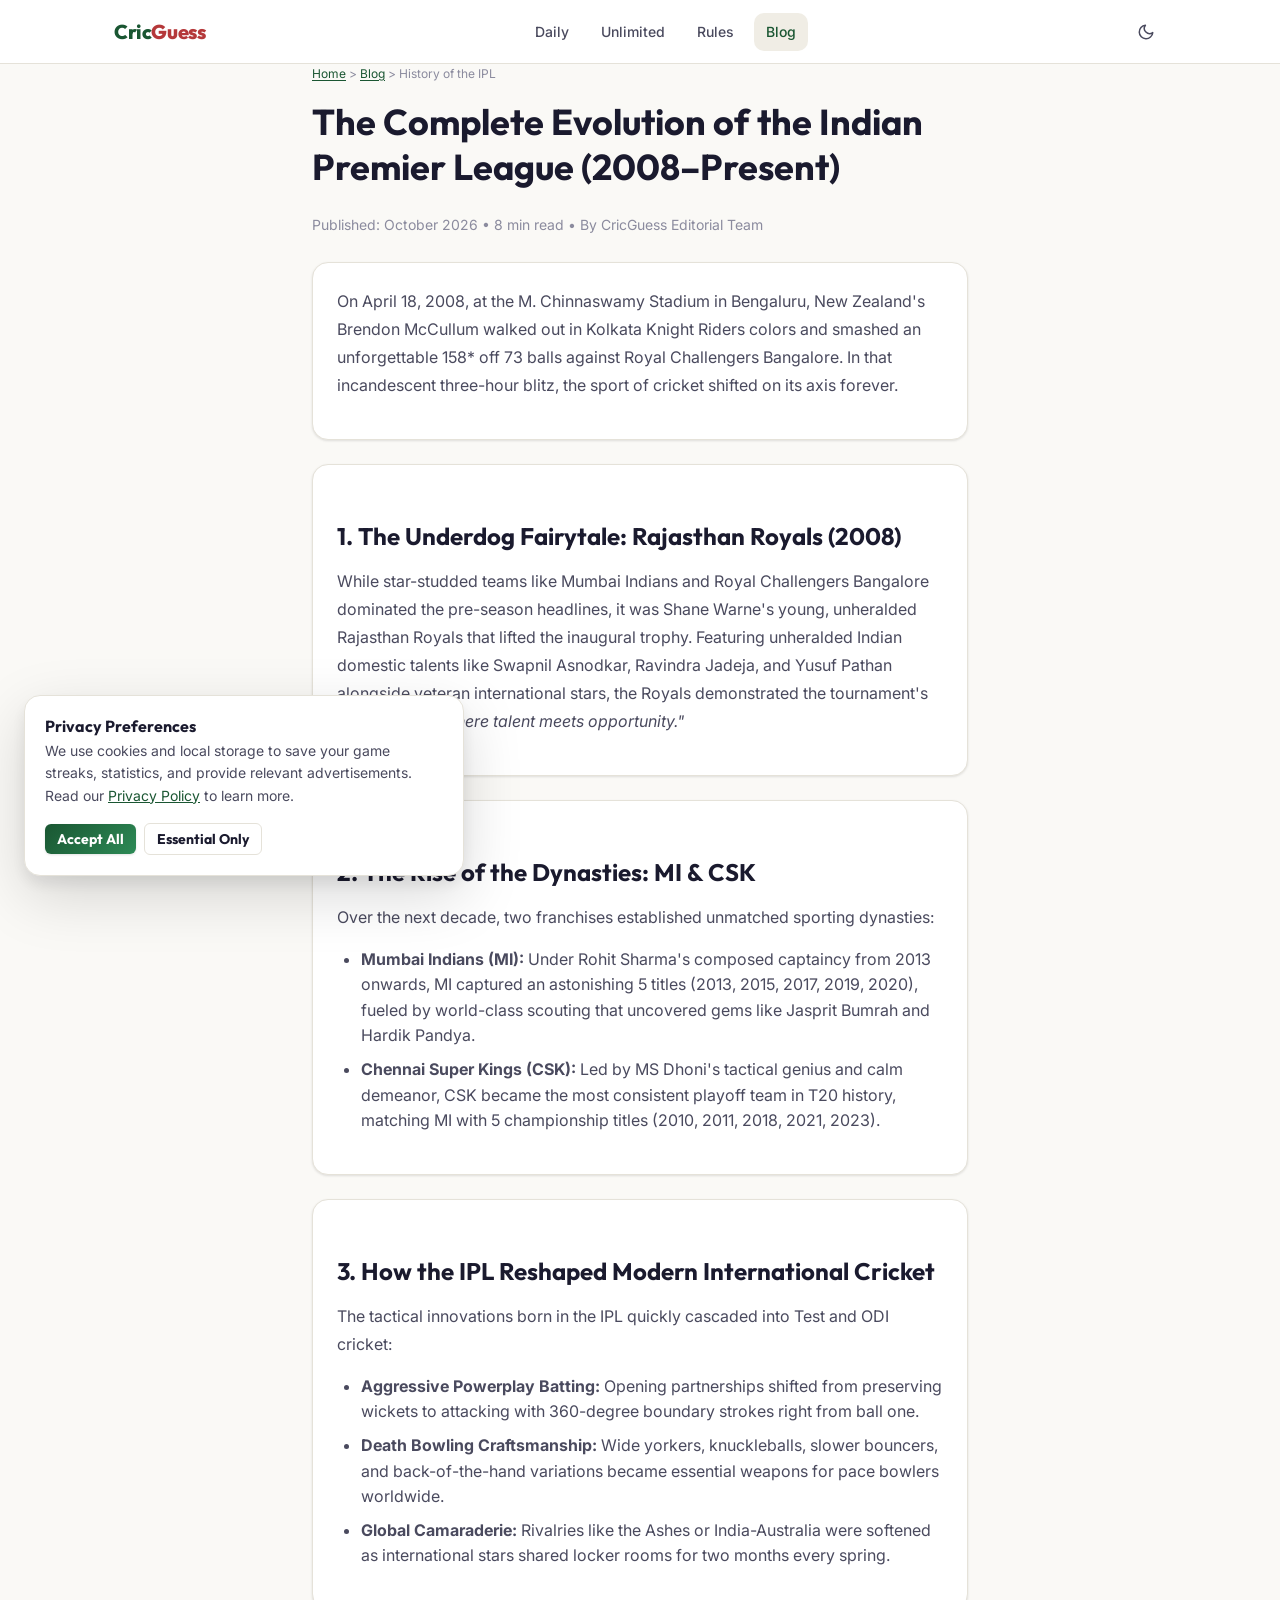
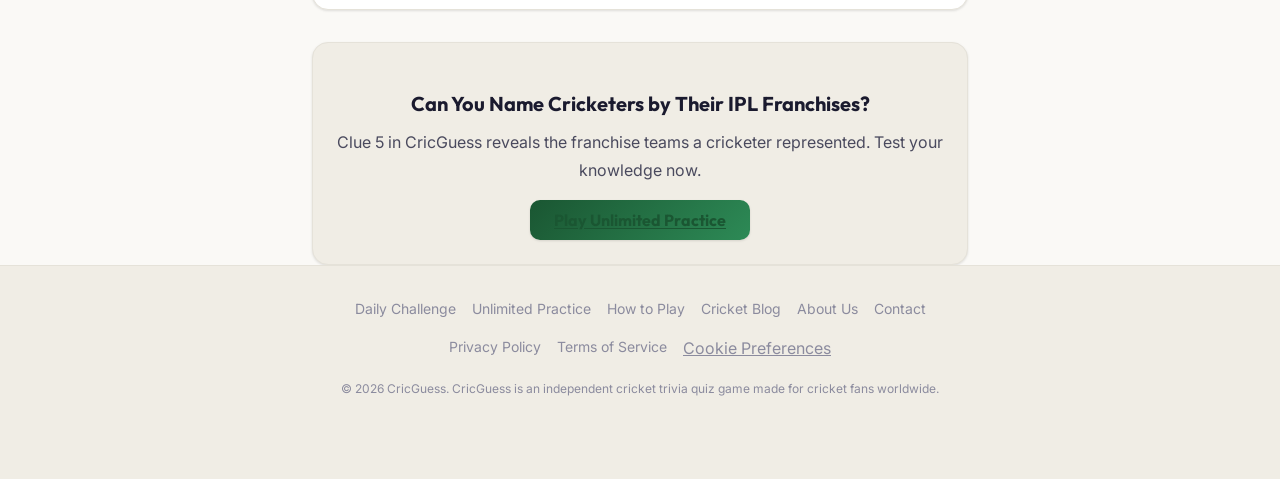
<file: blog/history-of-the-ipl.html>
<!DOCTYPE html>
<html lang="en">
<head>
  <meta charset="UTF-8">
  <meta name="viewport" content="width=device-width, initial-scale=1.0">
  <title>The Complete Evolution of the Indian Premier League (2008–Present) — CricGuess</title>
  <meta name="description" content="Explore how the Indian Premier League revolutionized international cricket from Brendon McCullum's 158* in 2008 to modern franchise dominance.">
  <link rel="canonical" href="https://cricguess.com/blog/history-of-the-ipl.html">

  <link rel="icon" type="image/svg+xml" href="../assets/favicon.svg">
  <link rel="manifest" href="../manifest.json">
  <meta name="theme-color" content="#1a5632">

  <link rel="stylesheet" href="../css/base.css">
  <link rel="stylesheet" href="../css/layout.css">
  <link rel="stylesheet" href="../css/components/button.css">
  <link rel="stylesheet" href="../css/components/cookie-consent.css">

  <!-- Google AdSense -->
  <script async src="https://pagead2.googlesyndication.com/pagead/js/adsbygoogle.js?client=ca-pub-2824402019208557"
     crossorigin="anonymous"></script>

  <script type="application/ld+json">
  {
    "@context": "https://schema.org",
    "@type": "Article",
    "headline": "The Complete Evolution of the Indian Premier League (2008–Present)",
    "description": "An exhaustive historical overview of the IPL, its iconic dynasties, tactical revolutions, and cultural impact on cricket.",
    "author": {
      "@type": "Organization",
      "name": "CricGuess Editorial"
    },
    "publisher": {
      "@type": "Organization",
      "name": "CricGuess"
    },
    "datePublished": "2026-10-16"
  }
  </script>
</head>
<body class="page">

  <header class="page__header" role="banner">
    <div class="header">
      <div class="header__brand">
        <a href="../index.html" class="header__logo" aria-label="CricGuess Home">
          Cric<span>Guess</span>
        </a>
      </div>

      <nav class="header__nav" role="navigation" aria-label="Main Navigation">
        <a href="../daily.html" class="header__nav-link" data-nav-route="daily">Daily</a>
        <a href="../unlimited.html" class="header__nav-link" data-nav-route="unlimited">Unlimited</a>
        <a href="../how-to-play.html" class="header__nav-link">Rules</a>
        <a href="./index.html" class="header__nav-link header__nav-link--active">Blog</a>
      </nav>

      <div class="header__actions">
        <button type="button" class="header__icon-btn" data-theme-toggle title="Toggle theme" aria-label="Toggle theme">
          <svg viewBox="0 0 24 24" width="18" height="18" fill="none" stroke="currentColor" stroke-width="2" stroke-linecap="round" stroke-linejoin="round" aria-hidden="true"><path d="M21 12.79A9 9 0 1 1 11.21 3 7 7 0 0 0 21 12.79z"/></svg>
        </button>
        <button type="button" class="header__icon-btn header__menu-btn" data-action="menu-toggle" title="Open navigation menu" aria-label="Open navigation menu" aria-expanded="false">
          <svg class="menu-icon-bars" viewBox="0 0 24 24" width="20" height="20" fill="none" stroke="currentColor" stroke-width="2" stroke-linecap="round" stroke-linejoin="round" aria-hidden="true"><line x1="3" y1="12" x2="21" y2="12"/><line x1="3" y1="6" x2="21" y2="6"/><line x1="3" y1="18" x2="21" y2="18"/></svg>
        </button>
      </div>
    </div>
  </header>

  <main class="page__main">
    <div class="container content-page">

      <nav aria-label="Breadcrumb" style="font-size: var(--text-xs); margin-bottom: var(--space-4); color: var(--color-text-muted);">
        <a href="../index.html">Home</a> &gt; <a href="./index.html">Blog</a> &gt; <span>History of the IPL</span>
      </nav>

      <h1>The Complete Evolution of the Indian Premier League (2008–Present)</h1>
      <p class="text-small text-muted" style="margin-bottom: var(--space-6);">
        Published: October 2026 • 8 min read • By CricGuess Editorial Team
      </p>

      <div class="card" style="margin-bottom: var(--space-6);">
        <p>
          On April 18, 2008, at the M. Chinnaswamy Stadium in Bengaluru, New Zealand's Brendon McCullum walked out in Kolkata Knight Riders colors and smashed an unforgettable 158* off 73 balls against Royal Challengers Bangalore. In that incandescent three-hour blitz, the sport of cricket shifted on its axis forever.
        </p>
      </div>

      <section class="card" style="margin-bottom: var(--space-6);">
        <h2>1. The Underdog Fairytale: Rajasthan Royals (2008)</h2>
        <p>
          While star-studded teams like Mumbai Indians and Royal Challengers Bangalore dominated the pre-season headlines, it was Shane Warne's young, unheralded Rajasthan Royals that lifted the inaugural trophy. Featuring unheralded Indian domestic talents like Swapnil Asnodkar, Ravindra Jadeja, and Yusuf Pathan alongside veteran international stars, the Royals demonstrated the tournament's core tagline: <em>"Where talent meets opportunity."</em>
        </p>
      </section>

      <section class="card" style="margin-bottom: var(--space-6);">
        <h2>2. The Rise of the Dynasties: MI & CSK</h2>
        <p>
          Over the next decade, two franchises established unmatched sporting dynasties:
        </p>
        <ul>
          <li><strong>Mumbai Indians (MI):</strong> Under Rohit Sharma's composed captaincy from 2013 onwards, MI captured an astonishing 5 titles (2013, 2015, 2017, 2019, 2020), fueled by world-class scouting that uncovered gems like Jasprit Bumrah and Hardik Pandya.</li>
          <li><strong>Chennai Super Kings (CSK):</strong> Led by MS Dhoni's tactical genius and calm demeanor, CSK became the most consistent playoff team in T20 history, matching MI with 5 championship titles (2010, 2011, 2018, 2021, 2023).</li>
        </ul>
      </section>


      <section class="card" style="margin-bottom: var(--space-6);">
        <h2>3. How the IPL Reshaped Modern International Cricket</h2>
        <p>
          The tactical innovations born in the IPL quickly cascaded into Test and ODI cricket:
        </p>
        <ul>
          <li><strong>Aggressive Powerplay Batting:</strong> Opening partnerships shifted from preserving wickets to attacking with 360-degree boundary strokes right from ball one.</li>
          <li><strong>Death Bowling Craftsmanship:</strong> Wide yorkers, knuckleballs, slower bouncers, and back-of-the-hand variations became essential weapons for pace bowlers worldwide.</li>
          <li><strong>Global Camaraderie:</strong> Rivalries like the Ashes or India-Australia were softened as international stars shared locker rooms for two months every spring.</li>
        </ul>
      </section>

      <div class="card" style="margin-top: var(--space-8); text-align: center; padding: var(--space-6); background: var(--color-bg-alt);">
        <h3>Can You Name Cricketers by Their IPL Franchises?</h3>
        <p style="margin: var(--space-2) 0 var(--space-4);">Clue 5 in CricGuess reveals the franchise teams a cricketer represented. Test your knowledge now.</p>
        <a href="../unlimited.html" class="btn btn--primary">Play Unlimited Practice</a>
      </div>

    </div>
  </main>

  <footer class="page__footer" role="contentinfo">
    <div class="container footer">
      <nav class="footer__links" aria-label="Footer links">
        <a href="../daily.html" class="footer__link">Daily Challenge</a>
        <a href="../unlimited.html" class="footer__link">Unlimited Practice</a>
        <a href="../how-to-play.html" class="footer__link">How to Play</a>
        <a href="./index.html" class="footer__link">Cricket Blog</a>
        <a href="../about.html" class="footer__link">About Us</a>
        <a href="../contact.html" class="footer__link">Contact</a>
        <a href="../privacy-policy.html" class="footer__link">Privacy Policy</a>
        <a href="../terms.html" class="footer__link">Terms of Service</a>
        <button type="button" class="footer__link" data-action="reset-cookies" style="background: none; border: none; cursor: pointer; text-decoration: underline; font: inherit; padding: 0;">Cookie Preferences</button>
      </nav>

      <p class="footer__disclaimer">
        © 2026 CricGuess. CricGuess is an independent cricket trivia quiz game made for cricket fans worldwide.
      </p>
    </div>
  </footer>

  <script type="module" src="../js/app.js"></script>
</body>
</html>
</file>
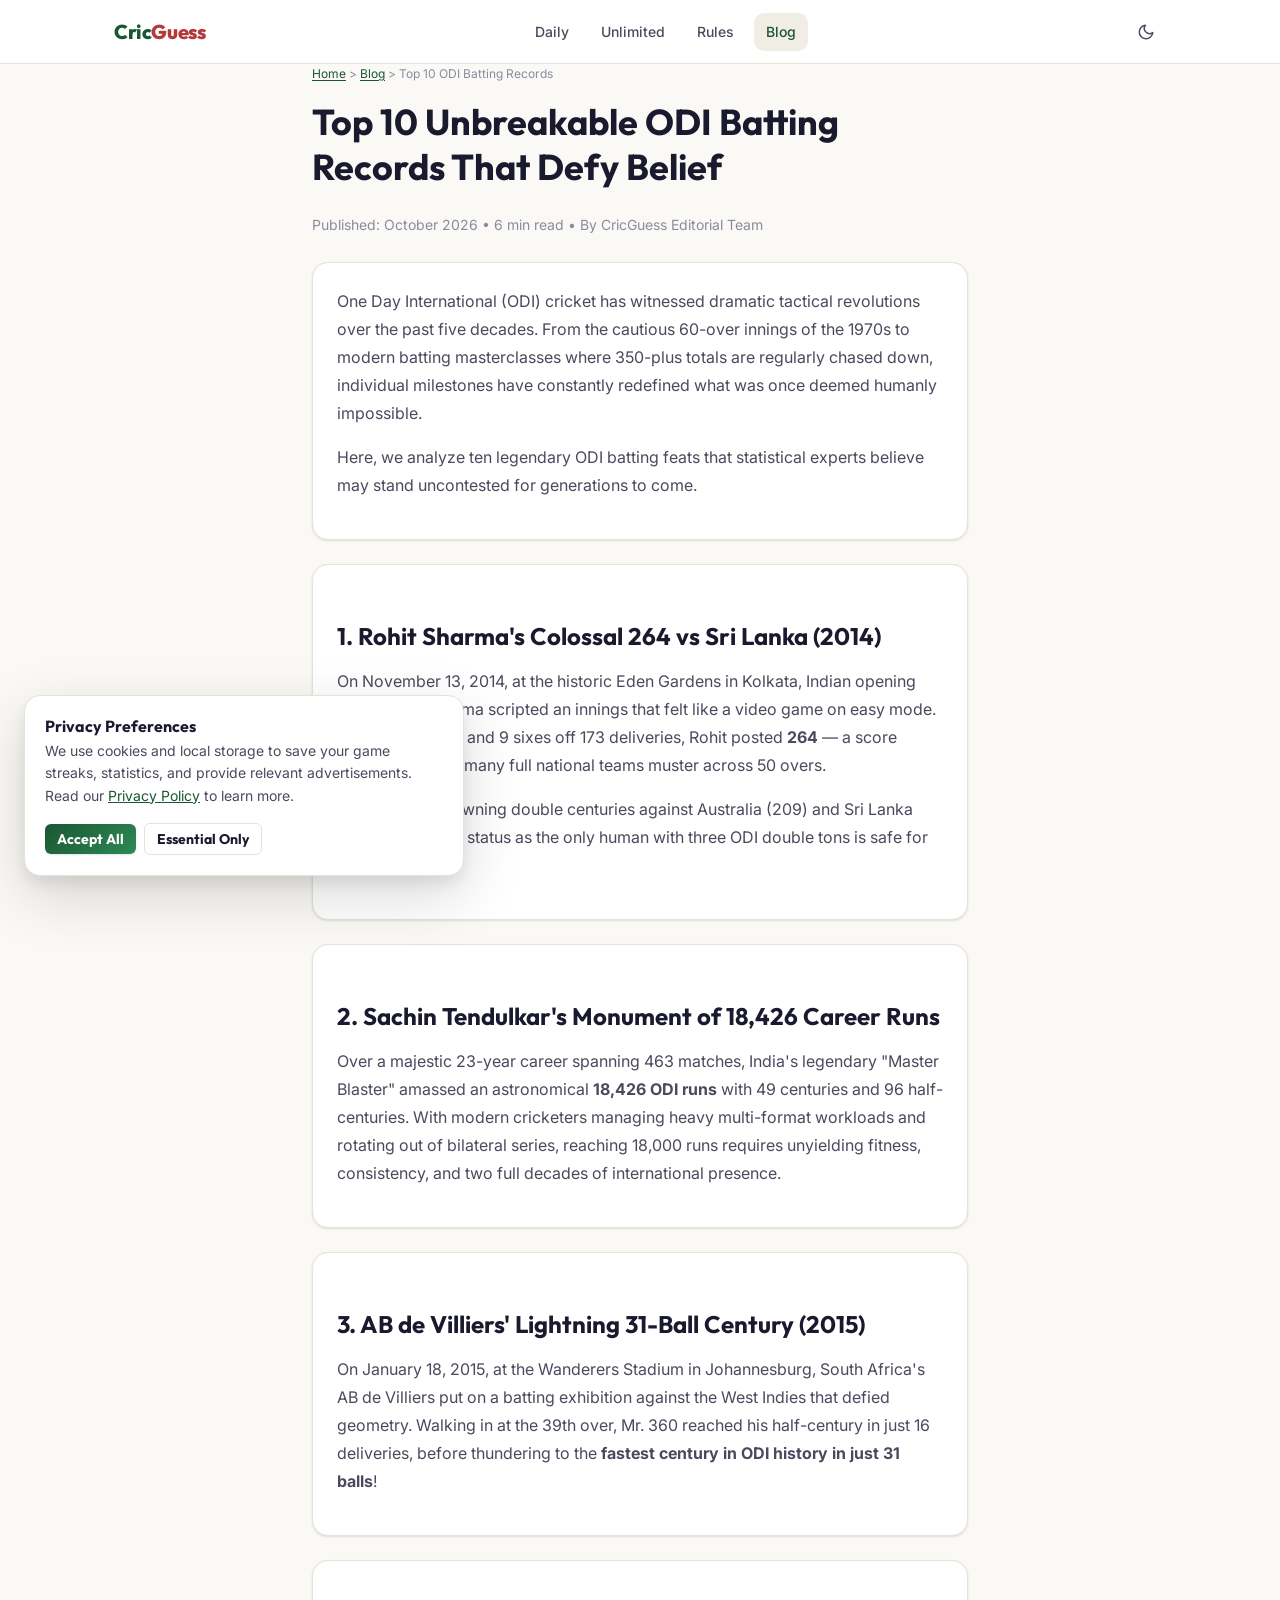
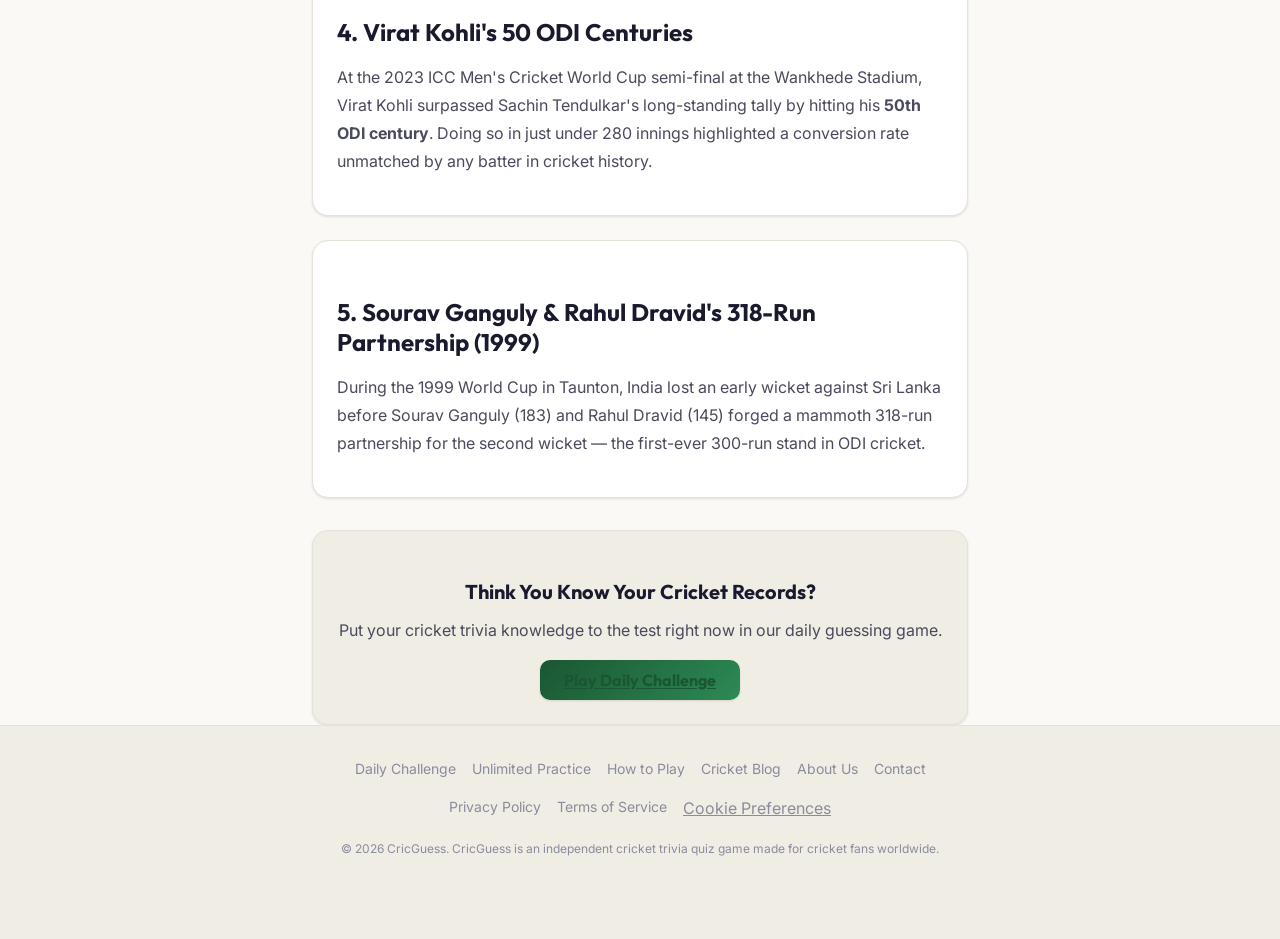
<file: blog/top-10-odi-batting-records.html>
<!DOCTYPE html>
<html lang="en">
<head>
  <meta charset="UTF-8">
  <meta name="viewport" content="width=device-width, initial-scale=1.0">
  <title>Top 10 Unbreakable ODI Batting Records That Defy Belief — CricGuess</title>
  <meta name="description" content="Explore the greatest ODI batting milestones in cricket history: Rohit Sharma's 264, Sachin's 18,426 runs, AB de Villiers' 31-ball century, and more.">
  <link rel="canonical" href="https://cricguess.com/blog/top-10-odi-batting-records.html">

  <link rel="icon" type="image/svg+xml" href="../assets/favicon.svg">
  <link rel="manifest" href="../manifest.json">
  <meta name="theme-color" content="#1a5632">

  <link rel="stylesheet" href="../css/base.css">
  <link rel="stylesheet" href="../css/layout.css">
  <link rel="stylesheet" href="../css/components/button.css">
  <link rel="stylesheet" href="../css/components/cookie-consent.css">

  <!-- Google AdSense -->
  <script async src="https://pagead2.googlesyndication.com/pagead/js/adsbygoogle.js?client=ca-pub-2824402019208557"
     crossorigin="anonymous"></script>

  <script type="application/ld+json">
  {
    "@context": "https://schema.org",
    "@type": "Article",
    "headline": "Top 10 Unbreakable ODI Batting Records That Defy Belief",
    "description": "A comprehensive statistical breakdown of the most resilient batting milestones in One Day International cricket history.",
    "author": {
      "@type": "Organization",
      "name": "CricGuess Editorial"
    },
    "publisher": {
      "@type": "Organization",
      "name": "CricGuess",
      "logo": {
        "@type": "ImageObject",
        "url": "https://cricguess.com/assets/favicon.svg"
      }
    },
    "datePublished": "2026-10-15"
  }
  </script>
</head>
<body class="page">

  <header class="page__header" role="banner">
    <div class="header">
      <div class="header__brand">
        <a href="../index.html" class="header__logo" aria-label="CricGuess Home">
          Cric<span>Guess</span>
        </a>
      </div>

      <nav class="header__nav" role="navigation" aria-label="Main Navigation">
        <a href="../daily.html" class="header__nav-link" data-nav-route="daily">Daily</a>
        <a href="../unlimited.html" class="header__nav-link" data-nav-route="unlimited">Unlimited</a>
        <a href="../how-to-play.html" class="header__nav-link">Rules</a>
        <a href="./index.html" class="header__nav-link header__nav-link--active">Blog</a>
      </nav>

      <div class="header__actions">
        <button type="button" class="header__icon-btn" data-theme-toggle title="Toggle theme" aria-label="Toggle theme">
          <svg viewBox="0 0 24 24" width="18" height="18" fill="none" stroke="currentColor" stroke-width="2" stroke-linecap="round" stroke-linejoin="round" aria-hidden="true"><path d="M21 12.79A9 9 0 1 1 11.21 3 7 7 0 0 0 21 12.79z"/></svg>
        </button>
        <button type="button" class="header__icon-btn header__menu-btn" data-action="menu-toggle" title="Open navigation menu" aria-label="Open navigation menu" aria-expanded="false">
          <svg class="menu-icon-bars" viewBox="0 0 24 24" width="20" height="20" fill="none" stroke="currentColor" stroke-width="2" stroke-linecap="round" stroke-linejoin="round" aria-hidden="true"><line x1="3" y1="12" x2="21" y2="12"/><line x1="3" y1="6" x2="21" y2="6"/><line x1="3" y1="18" x2="21" y2="18"/></svg>
        </button>
      </div>
    </div>
  </header>

  <main class="page__main">
    <div class="container content-page">

      <nav aria-label="Breadcrumb" style="font-size: var(--text-xs); margin-bottom: var(--space-4); color: var(--color-text-muted);">
        <a href="../index.html">Home</a> &gt; <a href="./index.html">Blog</a> &gt; <span>Top 10 ODI Batting Records</span>
      </nav>

      <h1>Top 10 Unbreakable ODI Batting Records That Defy Belief</h1>
      <p class="text-small text-muted" style="margin-bottom: var(--space-6);">
        Published: October 2026 • 6 min read • By CricGuess Editorial Team
      </p>

      <div class="card" style="margin-bottom: var(--space-6);">
        <p>
          One Day International (ODI) cricket has witnessed dramatic tactical revolutions over the past five decades. From the cautious 60-over innings of the 1970s to modern batting masterclasses where 350-plus totals are regularly chased down, individual milestones have constantly redefined what was once deemed humanly impossible.
        </p>
        <p>
          Here, we analyze ten legendary ODI batting feats that statistical experts believe may stand uncontested for generations to come.
        </p>
      </div>

      <section class="card" style="margin-bottom: var(--space-6);">
        <h2>1. Rohit Sharma's Colossal 264 vs Sri Lanka (2014)</h2>
        <p>
          On November 13, 2014, at the historic Eden Gardens in Kolkata, Indian opening batter Rohit Sharma scripted an innings that felt like a video game on easy mode. Blasting 33 fours and 9 sixes off 173 deliveries, Rohit posted <strong>264</strong> — a score higher than what many full national teams muster across 50 overs.
        </p>
        <p>
          With Rohit also owning double centuries against Australia (209) and Sri Lanka again (208*), his status as the only human with three ODI double tons is safe for decades.
        </p>
      </section>

      <section class="card" style="margin-bottom: var(--space-6);">
        <h2>2. Sachin Tendulkar's Monument of 18,426 Career Runs</h2>
        <p>
          Over a majestic 23-year career spanning 463 matches, India's legendary "Master Blaster" amassed an astronomical <strong>18,426 ODI runs</strong> with 49 centuries and 96 half-centuries. With modern cricketers managing heavy multi-format workloads and rotating out of bilateral series, reaching 18,000 runs requires unyielding fitness, consistency, and two full decades of international presence.
        </p>
      </section>



      <section class="card" style="margin-bottom: var(--space-6);">
        <h2>3. AB de Villiers' Lightning 31-Ball Century (2015)</h2>
        <p>
          On January 18, 2015, at the Wanderers Stadium in Johannesburg, South Africa's AB de Villiers put on a batting exhibition against the West Indies that defied geometry. Walking in at the 39th over, Mr. 360 reached his half-century in just 16 deliveries, before thundering to the <strong>fastest century in ODI history in just 31 balls</strong>!
        </p>
      </section>

      <section class="card" style="margin-bottom: var(--space-6);">
        <h2>4. Virat Kohli's 50 ODI Centuries</h2>
        <p>
          At the 2023 ICC Men's Cricket World Cup semi-final at the Wankhede Stadium, Virat Kohli surpassed Sachin Tendulkar's long-standing tally by hitting his <strong>50th ODI century</strong>. Doing so in just under 280 innings highlighted a conversion rate unmatched by any batter in cricket history.
        </p>
      </section>

      <section class="card" style="margin-bottom: var(--space-6);">
        <h2>5. Sourav Ganguly & Rahul Dravid's 318-Run Partnership (1999)</h2>
        <p>
          During the 1999 World Cup in Taunton, India lost an early wicket against Sri Lanka before Sourav Ganguly (183) and Rahul Dravid (145) forged a mammoth 318-run partnership for the second wicket — the first-ever 300-run stand in ODI cricket.
        </p>
      </section>

      <div class="card" style="margin-top: var(--space-8); text-align: center; padding: var(--space-6); background: var(--color-bg-alt);">
        <h3>Think You Know Your Cricket Records?</h3>
        <p style="margin: var(--space-2) 0 var(--space-4);">Put your cricket trivia knowledge to the test right now in our daily guessing game.</p>
        <a href="../daily.html" class="btn btn--primary">Play Daily Challenge</a>
      </div>

    </div>
  </main>

  <footer class="page__footer" role="contentinfo">
    <div class="container footer">
      <nav class="footer__links" aria-label="Footer links">
        <a href="../daily.html" class="footer__link">Daily Challenge</a>
        <a href="../unlimited.html" class="footer__link">Unlimited Practice</a>
        <a href="../how-to-play.html" class="footer__link">How to Play</a>
        <a href="./index.html" class="footer__link">Cricket Blog</a>
        <a href="../about.html" class="footer__link">About Us</a>
        <a href="../contact.html" class="footer__link">Contact</a>
        <a href="../privacy-policy.html" class="footer__link">Privacy Policy</a>
        <a href="../terms.html" class="footer__link">Terms of Service</a>
        <button type="button" class="footer__link" data-action="reset-cookies" style="background: none; border: none; cursor: pointer; text-decoration: underline; font: inherit; padding: 0;">Cookie Preferences</button>
      </nav>

      <p class="footer__disclaimer">
        © 2026 CricGuess. CricGuess is an independent cricket trivia quiz game made for cricket fans worldwide.
      </p>
    </div>
  </footer>

  <script type="module" src="../js/app.js"></script>
</body>
</html>
</file>
<file: css/base.css>
/* ============================================================
   base.css — Reset, CSS variables (design tokens), and base styles.
   This is the foundation: colors, typography, spacing, radii, shadows.
   All other CSS files reference these variables.
   ============================================================ */

/* ---------- Google Fonts ---------- */
@import url('https://fonts.googleapis.com/css2?family=Inter:wght@400;500;600;700&family=Outfit:wght@500;600;700;800&display=swap');

/* ---------- CSS Reset ---------- */
*, *::before, *::after {
  box-sizing: border-box;
  margin: 0;
  padding: 0;
}

html {
  -webkit-text-size-adjust: 100%;
  text-size-adjust: 100%;
  scroll-behavior: smooth;
  overflow-x: hidden;
}

body {
  min-height: 100vh;
  line-height: 1.6;
  -webkit-font-smoothing: antialiased;
  -moz-osx-font-smoothing: grayscale;
  overflow-x: hidden;
  position: relative;
}

img, picture, video, canvas, svg {
  display: block;
  max-width: 100%;
}

input, button, textarea, select {
  font: inherit;
  color: inherit;
}

button {
  cursor: pointer;
  border: none;
  background: none;
}

a {
  color: inherit;
  text-decoration: none;
}

ul, ol {
  list-style: none;
}

/* ---------- Design Tokens — Light Theme ---------- */
:root {
  /* Cricket palette */
  --color-pitch:          #1a5632;
  --color-pitch-light:    #2d8a56;
  --color-pitch-dark:     #0e3d22;
  --color-leather:        #b5383a;
  --color-leather-light:  #d4585a;
  --color-cream:          #f5f0e8;
  --color-stump:          #d4a054;
  --color-stump-light:    #e8c17a;
  --color-sky:            #e8f4f8;

  /* Semantic colors */
  --color-success:        #22c55e;
  --color-success-bg:     #dcfce7;
  --color-error:          #ef4444;
  --color-error-bg:       #fee2e2;
  --color-warning:        #f59e0b;
  --color-warning-bg:     #fef3c7;
  --color-info:           #3b82f6;
  --color-info-bg:        #dbeafe;

  /* Surface & text */
  --color-bg:             #faf9f6;
  --color-bg-alt:         #f0ede5;
  --color-surface:        #ffffff;
  --color-surface-hover:  #f8f6f1;
  --color-surface-border: #e5e2d9;
  --color-text:           #1a1a2e;
  --color-text-secondary: #4a4a5e;
  --color-text-muted:     #8b8b9e;
  --color-text-inverse:   #ffffff;

  /* Gradient */
  --gradient-primary:     linear-gradient(135deg, var(--color-pitch) 0%, var(--color-pitch-light) 100%);
  --gradient-accent:      linear-gradient(135deg, var(--color-leather) 0%, var(--color-stump) 100%);
  --gradient-hero:        linear-gradient(160deg, #0e3d22 0%, #1a5632 40%, #2d8a56 100%);

  /* Typography */
  --font-display:         'Outfit', system-ui, -apple-system, sans-serif;
  --font-body:            'Inter', system-ui, -apple-system, sans-serif;

  --text-xs:   0.75rem;    /* 12px */
  --text-sm:   0.875rem;   /* 14px */
  --text-base: 1rem;       /* 16px */
  --text-lg:   1.125rem;   /* 18px */
  --text-xl:   1.25rem;    /* 20px */
  --text-2xl:  1.5rem;     /* 24px */
  --text-3xl:  1.875rem;   /* 30px */
  --text-4xl:  2.25rem;    /* 36px */
  --text-5xl:  3rem;       /* 48px */

  --weight-regular:  400;
  --weight-medium:   500;
  --weight-semibold: 600;
  --weight-bold:     700;
  --weight-extrabold:800;

  --leading-tight:   1.25;
  --leading-normal:  1.6;
  --leading-relaxed: 1.75;

  /* Spacing scale */
  --space-1:   0.25rem;   /* 4px */
  --space-2:   0.5rem;    /* 8px */
  --space-3:   0.75rem;   /* 12px */
  --space-4:   1rem;      /* 16px */
  --space-5:   1.25rem;   /* 20px */
  --space-6:   1.5rem;    /* 24px */
  --space-8:   2rem;      /* 32px */
  --space-10:  2.5rem;    /* 40px */
  --space-12:  3rem;      /* 48px */
  --space-16:  4rem;      /* 64px */

  /* Radii */
  --radius-sm:   6px;
  --radius-md:   10px;
  --radius-lg:   16px;
  --radius-xl:   24px;
  --radius-full: 9999px;

  /* Shadows */
  --shadow-xs:   0 1px 2px rgba(0,0,0,0.05);
  --shadow-sm:   0 1px 3px rgba(0,0,0,0.08), 0 1px 2px rgba(0,0,0,0.04);
  --shadow-md:   0 4px 12px rgba(0,0,0,0.1), 0 2px 4px rgba(0,0,0,0.06);
  --shadow-lg:   0 8px 30px rgba(0,0,0,0.12), 0 4px 8px rgba(0,0,0,0.06);
  --shadow-xl:   0 20px 60px rgba(0,0,0,0.15), 0 8px 16px rgba(0,0,0,0.08);
  --shadow-glow: 0 0 20px rgba(26, 86, 50, 0.3);

  /* Transitions */
  --transition-fast:   150ms ease;
  --transition-base:   250ms ease;
  --transition-slow:   400ms ease;
  --transition-spring: 500ms cubic-bezier(0.34, 1.56, 0.64, 1);

  /* Z-index scale */
  --z-dropdown:  100;
  --z-sticky:    200;
  --z-modal:     300;
  --z-toast:     400;
  --z-tooltip:   500;

  /* Layout */
  --container-max:  720px;
  --container-wide: 1100px;
  --header-height:  64px;

  /* Ad slot minimum heights (prevent layout shift) */
  --ad-banner-height: 90px;
  --ad-rect-height:   250px;
}

/* ---------- Dark Theme ---------- */
[data-theme="dark"] {
  --color-bg:             #0f1923;
  --color-bg-alt:         #162230;
  --color-surface:        #1a2e3d;
  --color-surface-hover:  #213a4d;
  --color-surface-border: #2a4a5e;
  --color-text:           #e8e6e1;
  --color-text-secondary: #b0aaa0;
  --color-text-muted:     #7a7468;
  --color-text-inverse:   #0f1923;

  --color-cream:          #2a3a2e;
  --color-sky:            #162230;

  --color-success-bg:     #14532d;
  --color-error-bg:       #7f1d1d;
  --color-warning-bg:     #78350f;
  --color-info-bg:        #1e3a5f;

  --shadow-xs:   0 1px 2px rgba(0,0,0,0.2);
  --shadow-sm:   0 1px 3px rgba(0,0,0,0.3), 0 1px 2px rgba(0,0,0,0.2);
  --shadow-md:   0 4px 12px rgba(0,0,0,0.4), 0 2px 4px rgba(0,0,0,0.2);
  --shadow-lg:   0 8px 30px rgba(0,0,0,0.4), 0 4px 8px rgba(0,0,0,0.2);
  --shadow-xl:   0 20px 60px rgba(0,0,0,0.5), 0 8px 16px rgba(0,0,0,0.3);
  --shadow-glow: 0 0 20px rgba(45, 138, 86, 0.4);
}

/* ---------- Base Styles ---------- */
body {
  font-family: var(--font-body);
  font-size: var(--text-base);
  color: var(--color-text);
  background: var(--color-bg);
  transition: background-color var(--transition-base), color var(--transition-base);
}

h1, h2, h3, h4, h5, h6 {
  font-family: var(--font-display);
  font-weight: var(--weight-bold);
  line-height: var(--leading-tight);
  color: var(--color-text);
}

h1 { font-size: var(--text-4xl); }
h2 { font-size: var(--text-3xl); }
h3 { font-size: var(--text-2xl); }
h4 { font-size: var(--text-xl); }

p {
  color: var(--color-text-secondary);
  line-height: var(--leading-relaxed);
}

/* ---------- Focus Styles ---------- */
:focus-visible {
  outline: 3px solid var(--color-pitch-light);
  outline-offset: 2px;
  border-radius: var(--radius-sm);
}

/* ---------- Selection ---------- */
::selection {
  background: var(--color-pitch-light);
  color: white;
}

/* ---------- Scrollbar (Webkit) ---------- */
::-webkit-scrollbar {
  width: 8px;
}
::-webkit-scrollbar-track {
  background: var(--color-bg-alt);
}
::-webkit-scrollbar-thumb {
  background: var(--color-text-muted);
  border-radius: var(--radius-full);
}
::-webkit-scrollbar-thumb:hover {
  background: var(--color-text-secondary);
}

/* ---------- Utility Classes ---------- */
.visually-hidden {
  position: absolute;
  width: 1px;
  height: 1px;
  padding: 0;
  margin: -1px;
  overflow: hidden;
  clip: rect(0, 0, 0, 0);
  white-space: nowrap;
  border: 0;
}

.text-center { text-align: center; }
.text-muted  { color: var(--color-text-muted); }
.text-small  { font-size: var(--text-sm); }

/* ---------- Animations ---------- */
@keyframes fadeIn {
  from { opacity: 0; }
  to   { opacity: 1; }
}

@keyframes fadeInUp {
  from { opacity: 0; transform: translateY(12px); }
  to   { opacity: 1; transform: translateY(0); }
}

@keyframes slideDown {
  from { opacity: 0; transform: translateY(-8px); }
  to   { opacity: 1; transform: translateY(0); }
}

@keyframes scaleIn {
  from { opacity: 0; transform: scale(0.9); }
  to   { opacity: 1; transform: scale(1); }
}

@keyframes shake {
  0%, 100% { transform: translateX(0); }
  25%      { transform: translateX(-6px); }
  75%      { transform: translateX(6px); }
}

@keyframes pop {
  0%   { transform: scale(1); }
  50%  { transform: scale(1.15); }
  100% { transform: scale(1); }
}

@keyframes pulse-glow {
  0%, 100% { box-shadow: 0 0 0 0 rgba(26, 86, 50, 0.4); }
  50%      { box-shadow: 0 0 0 8px rgba(26, 86, 50, 0); }
}

.animate-fade-in    { animation: fadeIn var(--transition-base) ease forwards; }
.animate-fade-in-up { animation: fadeInUp var(--transition-slow) ease forwards; }
.animate-slide-down { animation: slideDown var(--transition-base) ease forwards; }
.animate-scale-in   { animation: scaleIn var(--transition-spring) forwards; }
.animate-shake      { animation: shake 400ms ease; }
.animate-pop        { animation: pop 300ms ease; }
</file>
<file: css/layout.css>
/* ============================================================
   layout.css — Page layout, containers, grid, header, footer.
   Responsive breakpoints: mobile-first (360px base).
   ============================================================ */

/* ---------- Page Structure ---------- */
.page {
  display: flex;
  flex-direction: column;
  min-height: 100vh;
}

.page__header {
  position: sticky;
  top: 0;
  z-index: var(--z-sticky);
  background: var(--color-surface);
  border-bottom: 1px solid var(--color-surface-border);
  backdrop-filter: blur(12px);
  -webkit-backdrop-filter: blur(12px);
  height: var(--header-height);
}

.page__main {
  flex: 1;
  width: 100%;
}

.page__footer {
  background: var(--color-bg-alt);
  border-top: 1px solid var(--color-surface-border);
  padding: var(--space-8) var(--space-4) calc(var(--space-8) + 48px);
  margin-top: auto;
}

/* ---------- Containers ---------- */
.container {
  width: 100%;
  max-width: var(--container-max);
  margin: 0 auto;
  padding: 0 var(--space-4);
}

.container--wide {
  max-width: var(--container-wide);
}

/* ---------- Header ---------- */
.header {
  display: flex;
  align-items: center;
  justify-content: space-between;
  height: var(--header-height);
  padding: 0 var(--space-4);
  max-width: var(--container-wide);
  margin: 0 auto;
}

.header__brand {
  display: flex;
  align-items: center;
  gap: var(--space-2);
}

.header__logo {
  font-family: var(--font-display);
  font-size: var(--text-xl);
  font-weight: var(--weight-extrabold);
  color: var(--color-pitch);
  letter-spacing: -0.02em;
}

.header__logo span {
  color: var(--color-leather);
}

.header__nav {
  display: flex;
  align-items: center;
  gap: var(--space-2);
}

.header__nav-link {
  display: flex;
  align-items: center;
  gap: var(--space-1);
  padding: var(--space-2) var(--space-3);
  border-radius: var(--radius-md);
  font-size: var(--text-sm);
  font-weight: var(--weight-medium);
  color: var(--color-text-secondary);
  transition: all var(--transition-fast);
}

.header__nav-link:hover,
.header__nav-link--active {
  background: var(--color-bg-alt);
  color: var(--color-text);
}

.header__nav-link--active {
  color: var(--color-pitch);
}

.header__actions {
  display: flex;
  align-items: center;
  gap: var(--space-1);
}

.header__icon-btn {
  display: flex;
  align-items: center;
  justify-content: center;
  width: 40px;
  height: 40px;
  border-radius: var(--radius-md);
  color: var(--color-text-secondary);
  transition: all var(--transition-fast);
  font-size: var(--text-lg);
  flex-shrink: 0;
}

.header__icon-btn:hover {
  background: var(--color-bg-alt);
  color: var(--color-text);
}

.header__menu-btn {
  display: none;
}

/* ---------- Game Layout ---------- */
.game-layout {
  display: grid;
  grid-template-columns: 1fr;
  gap: var(--space-6);
  padding: var(--space-6) 0;
}

.game-layout__main {
  min-width: 0;
}

.game-layout__sidebar {
  display: none; /* Hidden on mobile */
}

/* ---------- Content Pages ---------- */
.content-page {
  padding: var(--space-8) 0;
}

.content-page h1 {
  margin-bottom: var(--space-6);
}

.content-page h2 {
  margin-top: var(--space-8);
  margin-bottom: var(--space-4);
  font-size: var(--text-2xl);
}

.content-page h3 {
  margin-top: var(--space-6);
  margin-bottom: var(--space-3);
  font-size: var(--text-xl);
}

.content-page p {
  margin-bottom: var(--space-4);
}

.content-page ul,
.content-page ol {
  list-style: disc;
  padding-left: var(--space-6);
  margin-bottom: var(--space-4);
  color: var(--color-text-secondary);
}

.content-page ol {
  list-style: decimal;
}

.content-page li {
  margin-bottom: var(--space-2);
}

.content-page a {
  color: var(--color-pitch);
  text-decoration: underline;
  text-underline-offset: 2px;
}

.content-page a:hover {
  color: var(--color-pitch-light);
}

/* ---------- Card ---------- */
.card {
  background: var(--color-surface);
  border: 1px solid var(--color-surface-border);
  border-radius: var(--radius-lg);
  padding: var(--space-6);
  box-shadow: var(--shadow-sm);
  transition: box-shadow var(--transition-base), transform var(--transition-base);
}

.card--interactive:hover {
  box-shadow: var(--shadow-md);
  transform: translateY(-2px);
}

/* ---------- Footer ---------- */
.footer {
  text-align: center;
}

.footer__links {
  display: flex;
  flex-wrap: wrap;
  justify-content: center;
  gap: var(--space-4);
  margin-bottom: var(--space-4);
}

.footer__link {
  font-size: var(--text-sm);
  color: var(--color-text-muted);
  transition: color var(--transition-fast);
}

.footer__link:hover {
  color: var(--color-text);
}

.footer__disclaimer {
  font-size: var(--text-xs);
  color: var(--color-text-muted);
  max-width: 600px;
  margin: var(--space-4) auto 0;
  line-height: var(--leading-relaxed);
}

/* ---------- Responsive: Mobile (< 768px) ---------- */
@media (max-width: 767px) {
  :root {
    --header-height: 56px;
  }

  .header {
    height: var(--header-height);
    padding: 0 var(--space-3);
  }

  .header__brand .header__logo {
    font-size: 1.15rem;
  }

  .header__icon-btn {
    width: 36px;
    height: 36px;
  }

  .header__icon-btn svg {
    width: 17px;
    height: 17px;
  }

  .header__menu-btn {
    display: flex;
    align-items: center;
    justify-content: center;
  }

  /* Slide-down mobile navigation */
  .header__nav {
    position: fixed;
    top: var(--header-height);
    left: 0;
    right: 0;
    background: var(--color-surface);
    border-bottom: 2px solid var(--color-surface-border);
    flex-direction: column;
    align-items: stretch;
    padding: var(--space-3) var(--space-4);
    gap: var(--space-1);
    box-shadow: var(--shadow-xl);
    transform: translateY(-115%);
    opacity: 0;
    pointer-events: none;
    transition: transform var(--transition-base), opacity var(--transition-base);
    z-index: var(--z-dropdown);
  }

  .header__nav.is-open {
    transform: translateY(0);
    opacity: 1;
    pointer-events: auto;
  }

  .header__nav-link {
    display: flex;
    align-items: center;
    justify-content: space-between;
    padding: var(--space-3) var(--space-4);
    font-size: var(--text-base);
    font-weight: var(--weight-medium);
    border-radius: var(--radius-md);
    color: var(--color-text);
  }

  .header__nav-link:hover,
  .header__nav-link--active {
    background: var(--color-bg-alt);
    color: var(--color-pitch);
  }

  /* Backdrop overlay for mobile menu */
  .header__nav-backdrop {
    position: fixed;
    inset: 0;
    top: var(--header-height);
    background: rgba(15, 25, 35, 0.5);
    backdrop-filter: blur(2px);
    -webkit-backdrop-filter: blur(2px);
    z-index: calc(var(--z-dropdown) - 1);
    opacity: 0;
    visibility: hidden;
    transition: opacity var(--transition-fast), visibility var(--transition-fast);
  }

  .header__nav-backdrop.is-open {
    opacity: 1;
    visibility: visible;
  }
}

/* ---------- Responsive: Small Phones (< 480px) ---------- */
@media (max-width: 480px) {
  .container {
    padding: 0 var(--space-3);
  }

  #hero-title {
    font-size: 1.85rem !important;
  }

  .card {
    padding: var(--space-4);
    border-radius: var(--radius-md);
  }

  .content-page {
    padding: var(--space-4) 0;
  }

  .content-page h1 {
    font-size: 1.75rem;
    margin-bottom: var(--space-4);
  }

  .content-page h2 {
    font-size: 1.35rem;
    margin-top: var(--space-6);
  }

  .footer {
    padding: var(--space-6) var(--space-3);
  }

  .footer__links {
    gap: var(--space-2) var(--space-4);
  }
}

/* ---------- Responsive: Tablet (640px+) ---------- */
@media (min-width: 640px) {
  .container {
    padding: 0 var(--space-6);
  }

  .header {
    padding: 0 var(--space-6);
  }
}

/* ---------- Responsive: Desktop (1024px+) ---------- */
@media (min-width: 1024px) {
  .game-layout {
    grid-template-columns: 1fr 300px;
  }

  .game-layout__sidebar {
    display: block;
  }

  .container {
    padding: 0 var(--space-8);
  }
}

/* ---------- Responsive: Wide (1280px+) ---------- */
@media (min-width: 1280px) {
  .game-layout {
    grid-template-columns: 1fr 336px;
  }
}

/* ---------- Pointer / Hover Enhancements ---------- */
@media (hover: hover) {
  .card--interactive:hover {
    box-shadow: var(--shadow-md);
    transform: translateY(-2px);
  }
}
</file>
<file: css/components/button.css>
/* ============================================================
   button.css — Reusable button styles and variants
   ============================================================ */

.btn {
  display: inline-flex;
  align-items: center;
  justify-content: center;
  gap: var(--space-2);
  padding: var(--space-3) var(--space-6);
  font-family: var(--font-display);
  font-size: var(--text-base);
  font-weight: var(--weight-bold);
  line-height: 1;
  text-align: center;
  border-radius: var(--radius-md);
  transition: all var(--transition-fast);
  cursor: pointer;
  user-select: none;
  white-space: nowrap;
}

.btn:active {
  transform: translateY(1px);
}

.btn:disabled {
  opacity: 0.5;
  cursor: not-allowed;
  pointer-events: none;
}

/* Primary (Pitch Green) */
.btn--primary {
  background: var(--gradient-primary);
  color: var(--color-text-inverse);
  box-shadow: var(--shadow-sm);
}

.btn--primary:hover {
  background: linear-gradient(135deg, var(--color-pitch-light) 0%, var(--color-pitch) 100%);
  box-shadow: var(--shadow-md);
}

/* Accent (Leather Red) */
.btn--accent {
  background: var(--gradient-accent);
  color: var(--color-text-inverse);
  box-shadow: var(--shadow-sm);
}

.btn--accent:hover {
  opacity: 0.95;
  box-shadow: var(--shadow-md);
}

/* Secondary / Outline */
.btn--secondary {
  background: var(--color-surface);
  color: var(--color-text);
  border: 1px solid var(--color-surface-border);
}

.btn--secondary:hover {
  background: var(--color-bg-alt);
  border-color: var(--color-pitch-light);
}

/* Ghost */
.btn--ghost {
  background: transparent;
  color: var(--color-text-secondary);
}

.btn--ghost:hover {
  background: var(--color-bg-alt);
  color: var(--color-text);
}

/* Sizes */
.btn--sm {
  padding: var(--space-2) var(--space-3);
  font-size: var(--text-sm);
  border-radius: var(--radius-sm);
}

.btn--lg {
  padding: var(--space-4) var(--space-8);
  font-size: var(--text-lg);
  border-radius: var(--radius-lg);
}

.btn--block {
  width: 100%;
}

.btn--icon {
  width: 42px;
  height: 42px;
  padding: 0;
  border-radius: var(--radius-md);
}
</file>
<file: css/components/modal.css>
/* ============================================================
   modal.css — Dialogs, bottom sheets, overlay, animations
   ============================================================ */

.modal-backdrop {
  position: fixed;
  inset: 0;
  z-index: var(--z-modal);
  background: rgba(15, 25, 35, 0.7);
  backdrop-filter: blur(4px);
  -webkit-backdrop-filter: blur(4px);
  display: flex;
  align-items: center;
  justify-content: center;
  padding: var(--space-4);
  opacity: 0;
  visibility: hidden;
  transition: opacity var(--transition-base), visibility var(--transition-base);
}

.modal-backdrop.is-open {
  opacity: 1;
  visibility: visible;
}

.modal {
  position: relative;
  width: 100%;
  max-width: 520px;
  max-height: 90vh;
  display: flex;
  flex-direction: column;
  background: var(--color-surface);
  border: 1px solid var(--color-surface-border);
  border-radius: var(--radius-xl);
  box-shadow: var(--shadow-xl);
  transform: scale(0.95) translateY(10px);
  transition: transform var(--transition-spring), opacity var(--transition-base);
  overflow: hidden;
}

.modal-backdrop.is-open .modal {
  transform: scale(1) translateY(0);
}

.modal__header {
  display: flex;
  align-items: center;
  justify-content: space-between;
  padding: var(--space-5) var(--space-6);
  border-bottom: 1px solid var(--color-surface-border);
}

.modal__title {
  font-family: var(--font-display);
  font-size: var(--text-xl);
  font-weight: var(--weight-bold);
  color: var(--color-text);
}

.modal__close {
  display: flex;
  align-items: center;
  justify-content: center;
  width: 36px;
  height: 36px;
  border-radius: var(--radius-full);
  color: var(--color-text-muted);
  background: var(--color-bg-alt);
  font-size: var(--text-lg);
  line-height: 1;
  transition: all var(--transition-fast);
}

.modal__close:hover {
  background: var(--color-surface-border);
  color: var(--color-text);
}

.modal__body {
  padding: var(--space-6);
  overflow-y: auto;
  line-height: var(--leading-relaxed);
  color: var(--color-text-secondary);
}

.modal__footer {
  padding: var(--space-4) var(--space-6);
  border-top: 1px solid var(--color-surface-border);
  display: flex;
  align-items: center;
  justify-content: flex-end;
  gap: var(--space-3);
  background: var(--color-bg);
}

/* Modal mobile adaptation: bottom sheet on small screens */
@media (max-width: 480px) {
  .modal-backdrop {
    align-items: flex-end;
    padding: 0;
  }

  .modal {
    max-width: 100%;
    max-height: 88vh;
    border-bottom-left-radius: 0;
    border-bottom-right-radius: 0;
    transform: translateY(100%);
  }

  .modal-backdrop.is-open .modal {
    transform: translateY(0);
  }

  .modal__header {
    padding: var(--space-4);
  }

  .modal__body {
    padding: var(--space-4);
    max-height: 68vh;
  }

  .modal__footer {
    padding: var(--space-3) var(--space-4);
  }
}
</file>
<file: css/components/toast.css>
/* ============================================================
   toast.css — Non-blocking notification toasts
   ============================================================ */

.toast-container {
  position: fixed;
  top: calc(var(--header-height) + var(--space-4));
  left: 50%;
  transform: translateX(-50%);
  z-index: var(--z-toast);
  display: flex;
  flex-direction: column;
  gap: var(--space-2);
  align-items: center;
  pointer-events: none;
  width: 90%;
  max-width: 400px;
}

.toast {
  pointer-events: auto;
  display: flex;
  align-items: center;
  gap: var(--space-3);
  padding: var(--space-3) var(--space-5);
  background: var(--color-surface);
  color: var(--color-text);
  border: 1px solid var(--color-surface-border);
  border-radius: var(--radius-full);
  box-shadow: var(--shadow-lg);
  font-size: var(--text-sm);
  font-weight: var(--weight-medium);
  animation: slideDown var(--transition-fast) forwards;
  transition: opacity var(--transition-fast), transform var(--transition-fast);
}

.toast--success {
  background: var(--color-pitch);
  color: #ffffff;
  border-color: var(--color-pitch-light);
}

.toast--error {
  background: var(--color-leather);
  color: #ffffff;
  border-color: var(--color-leather-light);
}

.toast--info {
  background: var(--color-surface);
  color: var(--color-text);
  border-color: var(--color-stump);
}

.toast.is-hiding {
  opacity: 0;
  transform: translateY(-10px);
}
</file>
<file: css/components/stats-chart.css>
/* ============================================================
   stats-chart.css — Guess distribution bar chart & summary stats
   ============================================================ */

.stats-grid {
  display: grid;
  grid-template-columns: repeat(4, 1fr);
  gap: var(--space-3);
  margin-bottom: var(--space-6);
  text-align: center;
}

.stat-box {
  background: var(--color-bg-alt);
  border-radius: var(--radius-md);
  padding: var(--space-3);
}

.stat-box__value {
  font-family: var(--font-display);
  font-size: var(--text-2xl);
  font-weight: var(--weight-extrabold);
  color: var(--color-pitch);
  line-height: 1.1;
}

[data-theme="dark"] .stat-box__value {
  color: var(--color-pitch-light);
}

.stat-box__label {
  font-size: var(--text-xs);
  color: var(--color-text-muted);
  text-transform: uppercase;
  letter-spacing: 0.05em;
  margin-top: var(--space-1);
}

.stats-chart {
  display: flex;
  flex-direction: column;
  gap: var(--space-2);
  margin-top: var(--space-4);
}

.stats-chart__title {
  font-size: var(--text-sm);
  font-weight: var(--weight-bold);
  text-transform: uppercase;
  letter-spacing: 0.05em;
  color: var(--color-text-muted);
  margin-bottom: var(--space-2);
}

.stats-chart__row {
  display: flex;
  align-items: center;
  gap: var(--space-2);
  font-size: var(--text-xs);
}

.stats-chart__label {
  width: 16px;
  font-weight: var(--weight-bold);
  color: var(--color-text-secondary);
  text-align: center;
}

.stats-chart__bar-wrapper {
  flex: 1;
  background: var(--color-bg-alt);
  border-radius: var(--radius-sm);
  overflow: hidden;
  height: 24px;
}

.stats-chart__bar {
  display: flex;
  align-items: center;
  justify-content: flex-end;
  padding: 0 var(--space-2);
  height: 100%;
  min-width: 24px;
  background: var(--color-text-muted);
  color: #ffffff;
  font-weight: var(--weight-bold);
  border-radius: var(--radius-sm);
  transition: width var(--transition-slow);
}

.stats-chart__bar--highlight {
  background: var(--color-pitch);
}

[data-theme="dark"] .stats-chart__bar--highlight {
  background: var(--color-pitch-light);
}

/* ---------- Responsive: Mobile (< 480px) ---------- */
@media (max-width: 480px) {
  .stats-grid {
    gap: var(--space-2);
  }

  .stat-box {
    padding: var(--space-2);
  }

  .stat-box__value {
    font-size: var(--text-xl);
  }

  .stat-box__label {
    font-size: 10px;
  }
}
</file>
<file: css/components/countdown.css>
/* ============================================================
   countdown.css — Next daily puzzle countdown timer styling
   ============================================================ */

.countdown {
  display: flex;
  flex-direction: column;
  align-items: center;
  gap: var(--space-1);
}

.countdown__label {
  font-size: var(--text-xs);
  text-transform: uppercase;
  letter-spacing: 0.05em;
  color: var(--color-text-muted);
  font-weight: var(--weight-semibold);
}

.countdown__time {
  font-family: var(--font-display);
  font-size: var(--text-2xl);
  font-weight: var(--weight-extrabold);
  letter-spacing: 0.05em;
  color: var(--color-pitch);
}

[data-theme="dark"] .countdown__time {
  color: var(--color-pitch-light);
}
</file>
<file: css/components/clue-card.css>
/* ============================================================
   clue-card.css — Sleek clue cards container and item states
   ============================================================ */

.clues-list {
  display: flex;
  flex-direction: column;
  gap: var(--space-3);
  margin-bottom: var(--space-6);
}

.clue-card {
  position: relative;
  background: var(--color-surface);
  border: 1px solid var(--color-surface-border);
  border-radius: var(--radius-md);
  padding: var(--space-4);
  box-shadow: var(--shadow-xs);
  transition: all var(--transition-base);
}

.clue-card--revealed {
  border-left: 3px solid var(--color-pitch);
  animation: fadeInUp var(--transition-slow) ease forwards;
}

[data-theme="dark"] .clue-card--revealed {
  border-left-color: var(--color-pitch-light);
}

.clue-card--locked {
  background: var(--color-bg-alt);
  border: 1px dashed var(--color-surface-border);
  opacity: 0.7;
}

.clue-card__header {
  display: flex;
  align-items: center;
  justify-content: space-between;
  margin-bottom: var(--space-2);
}

.clue-card__badge {
  display: inline-flex;
  align-items: center;
  padding: 2px 8px;
  background: rgba(26, 86, 50, 0.08);
  color: var(--color-pitch);
  border-radius: var(--radius-sm);
  font-size: var(--text-xs);
  font-weight: var(--weight-semibold);
  letter-spacing: 0.03em;
}

[data-theme="dark"] .clue-card__badge {
  background: rgba(45, 138, 86, 0.15);
  color: var(--color-pitch-light);
}

.clue-card__badge--locked {
  background: var(--color-surface-border);
  color: var(--color-text-muted);
}

[data-theme="dark"] .clue-card__badge--locked {
  background: var(--color-surface-border);
  color: var(--color-text-muted);
}

.clue-card__difficulty {
  font-size: var(--text-xs);
  color: var(--color-text-muted);
  font-weight: var(--weight-medium);
}

.clue-card__content {
  font-size: var(--text-base);
  color: var(--color-text);
  line-height: var(--leading-normal);
}

.clue-card--locked .clue-card__content {
  display: flex;
  align-items: center;
  gap: var(--space-2);
  color: var(--color-text-muted);
  font-size: var(--text-sm);
}

.clue-card--final.clue-card--revealed {
  border-left-color: var(--color-stump);
  background: linear-gradient(to right, rgba(212, 160, 84, 0.06), transparent);
}

/* ---------- Responsive: Mobile (< 640px) ---------- */
@media (max-width: 639px) {
  .clues-list {
    gap: var(--space-2);
    margin-bottom: var(--space-4);
  }

  .clue-card {
    padding: var(--space-3);
  }

  .clue-card__content {
    font-size: var(--text-sm);
    line-height: 1.5;
  }

  .clue-card--locked {
    padding: var(--space-2) var(--space-3);
  }

  .clue-card--locked .clue-card__header {
    margin-bottom: 0;
  }

  .clue-card--locked .clue-card__content {
    display: none;
  }
}
</file>
<file: css/components/attempt-indicator.css>
/* ============================================================
   attempt-indicator.css — Sleek attempt tracker & guess history
   ============================================================ */

.attempts-container {
  display: flex;
  flex-direction: column;
  gap: var(--space-3);
  margin-bottom: var(--space-6);
}

.attempts-grid {
  display: grid;
  grid-template-columns: repeat(6, 1fr);
  gap: var(--space-2);
}

.attempt-box {
  display: flex;
  align-items: center;
  justify-content: center;
  height: 40px;
  background: var(--color-surface);
  border: 1.5px solid var(--color-surface-border);
  border-radius: var(--radius-md);
  color: var(--color-text-muted);
  transition: border-color var(--transition-fast), background-color var(--transition-fast), box-shadow var(--transition-fast);
}

.attempt-box--current {
  border-color: var(--color-pitch);
  box-shadow: 0 0 0 3px rgba(26, 86, 50, 0.15);
}

[data-theme="dark"] .attempt-box--current {
  border-color: var(--color-pitch-light);
  box-shadow: 0 0 0 3px rgba(45, 138, 86, 0.2);
}

.attempt-box--wrong {
  background: rgba(181, 56, 58, 0.08);
  border-color: var(--color-leather);
  color: var(--color-leather);
  animation: shake 300ms ease;
}

[data-theme="dark"] .attempt-box--wrong {
  background: rgba(212, 88, 90, 0.12);
  border-color: var(--color-leather-light);
  color: var(--color-leather-light);
}

.attempt-box--correct {
  background: rgba(26, 86, 50, 0.08);
  border-color: var(--color-pitch);
  color: var(--color-pitch);
  animation: pop 300ms ease;
}

[data-theme="dark"] .attempt-box--correct {
  background: rgba(45, 138, 86, 0.15);
  border-color: var(--color-pitch-light);
  color: var(--color-pitch-light);
}

/* Guess History List */
.guess-history {
  display: flex;
  flex-direction: column;
  gap: var(--space-2);
}

.guess-item {
  display: flex;
  align-items: center;
  justify-content: space-between;
  padding: var(--space-2) var(--space-4);
  background: var(--color-surface);
  border: 1px solid var(--color-surface-border);
  border-radius: var(--radius-md);
  font-size: var(--text-sm);
  animation: slideDown var(--transition-fast);
}

.guess-item--wrong {
  border-left: 3px solid var(--color-leather);
}

[data-theme="dark"] .guess-item--wrong {
  border-left-color: var(--color-leather-light);
}

.guess-item--correct {
  border-left: 3px solid var(--color-pitch);
}

[data-theme="dark"] .guess-item--correct {
  border-left-color: var(--color-pitch-light);
}

.guess-item__player {
  display: flex;
  align-items: center;
  gap: var(--space-2);
}

.guess-item__mark {
  display: inline-flex;
  align-items: center;
  justify-content: center;
  width: 20px;
  height: 20px;
  border-radius: var(--radius-full);
}

.guess-item--wrong .guess-item__mark {
  color: var(--color-leather);
  background: rgba(181, 56, 58, 0.1);
}

[data-theme="dark"] .guess-item--wrong .guess-item__mark {
  color: var(--color-leather-light);
  background: rgba(212, 88, 90, 0.15);
}

.guess-item--correct .guess-item__mark {
  color: var(--color-pitch);
  background: rgba(26, 86, 50, 0.1);
}

[data-theme="dark"] .guess-item--correct .guess-item__mark {
  color: var(--color-pitch-light);
  background: rgba(45, 138, 86, 0.15);
}

.guess-item__name {
  font-weight: var(--weight-medium);
  color: var(--color-text);
}

.guess-item__tags {
  display: flex;
  align-items: center;
  gap: var(--space-2);
}

.guess-item__tag {
  font-size: var(--text-xs);
  padding: 2px 6px;
  background: var(--color-bg-alt);
  color: var(--color-text-secondary);
  border-radius: var(--radius-sm);
}

/* ---------- Responsive: Mobile (< 480px) ---------- */
@media (max-width: 480px) {
  .attempts-container {
    gap: var(--space-2);
    margin-bottom: var(--space-4);
  }

  .attempts-grid {
    gap: 6px;
  }

  .attempt-box {
    height: 36px;
    border-radius: var(--radius-sm);
  }

  .guess-item {
    padding: var(--space-2) var(--space-3);
    font-size: var(--text-xs);
  }

  .guess-item__name {
    font-size: var(--text-xs);
    max-width: 170px;
    overflow: hidden;
    text-overflow: ellipsis;
    white-space: nowrap;
  }

  .guess-item__tags {
    gap: 4px;
  }

  .guess-item__tag {
    font-size: 10px;
    padding: 1px 5px;
  }
}

/* ---------- Responsive: Desktop (640px+) ---------- */
@media (min-width: 640px) {
  .attempt-box {
    height: 44px;
  }
}
</file>
<file: css/components/progress-bar.css>
/* ============================================================
   progress-bar.css — Attempt tracker progress bar
   ============================================================ */

.progress-container {
  display: flex;
  align-items: center;
  gap: var(--space-3);
  margin-bottom: var(--space-4);
}

.progress-bar {
  flex: 1;
  height: 8px;
  background: var(--color-bg-alt);
  border-radius: var(--radius-full);
  overflow: hidden;
  position: relative;
}

.progress-bar__fill {
  height: 100%;
  background: var(--gradient-primary);
  border-radius: var(--radius-full);
  transition: width var(--transition-base);
}

.progress-bar__fill--warning {
  background: var(--color-warning);
}

.progress-bar__fill--danger {
  background: var(--color-leather);
}

.progress-label {
  font-size: var(--text-xs);
  font-weight: var(--weight-bold);
  color: var(--color-text-muted);
  white-space: nowrap;
}
</file>
<file: css/components/autocomplete.css>
/* ============================================================
   autocomplete.css — Search input with dropdown suggestions
   ============================================================ */

.autocomplete {
  position: relative;
  width: 100%;
}

.autocomplete__input-wrapper {
  position: relative;
  display: flex;
  align-items: center;
  width: 100%;
}

.autocomplete__input {
  width: 100%;
  height: 52px;
  padding: 0 var(--space-12) 0 var(--space-4);
  font-size: var(--text-base);
  font-weight: var(--weight-medium);
  color: var(--color-text);
  background: var(--color-surface);
  border: 2px solid var(--color-surface-border);
  border-radius: var(--radius-lg);
  box-shadow: var(--shadow-sm);
  transition: all var(--transition-fast);
}

.autocomplete__input:hover {
  border-color: var(--color-pitch-light);
}

.autocomplete__input:focus {
  outline: none;
  border-color: var(--color-pitch);
  box-shadow: 0 0 0 4px rgba(26, 86, 50, 0.15);
}

.autocomplete__input::placeholder {
  color: var(--color-text-muted);
}

.autocomplete__input:disabled {
  background: var(--color-bg-alt);
  cursor: not-allowed;
  opacity: 0.7;
}

.autocomplete__clear-btn {
  position: absolute;
  right: var(--space-3);
  display: flex;
  align-items: center;
  justify-content: center;
  width: 28px;
  height: 28px;
  border-radius: var(--radius-full);
  color: var(--color-text-muted);
  background: var(--color-bg-alt);
  font-size: var(--text-sm);
  transition: all var(--transition-fast);
}

.autocomplete__clear-btn:hover {
  color: var(--color-text);
  background: var(--color-surface-border);
}

.autocomplete__dropdown {
  position: absolute;
  top: calc(100% + var(--space-2));
  left: 0;
  right: 0;
  z-index: var(--z-dropdown);
  max-height: 280px;
  overflow-y: auto;
  background: var(--color-surface);
  border: 1px solid var(--color-surface-border);
  border-radius: var(--radius-lg);
  box-shadow: var(--shadow-lg);
  list-style: none;
  animation: slideDown var(--transition-fast);
}

.autocomplete__item {
  display: flex;
  align-items: center;
  justify-content: space-between;
  padding: var(--space-3) var(--space-4);
  cursor: pointer;
  border-bottom: 1px solid var(--color-surface-border);
  transition: background var(--transition-fast);
}

.autocomplete__item:last-child {
  border-bottom: none;
}

.autocomplete__item:hover,
.autocomplete__item--active {
  background: var(--color-bg-alt);
}

.autocomplete__item-name {
  font-weight: var(--weight-semibold);
  color: var(--color-text);
}

.autocomplete__item-meta {
  display: flex;
  align-items: center;
  gap: var(--space-2);
  font-size: var(--text-xs);
  color: var(--color-text-muted);
}

.autocomplete__item-tag {
  padding: 2px 6px;
  background: var(--color-sky);
  color: var(--color-pitch-dark);
  border-radius: var(--radius-sm);
  font-weight: var(--weight-medium);
}

[data-theme="dark"] .autocomplete__item-tag {
  background: var(--color-bg-alt);
  color: var(--color-text-secondary);
}

.autocomplete__empty {
  padding: var(--space-4);
  text-align: center;
  color: var(--color-text-muted);
  font-size: var(--text-sm);
}

/* ---------- Responsive: Mobile (< 640px) ---------- */
@media (max-width: 639px) {
  .autocomplete__input {
    height: 48px;
    font-size: 16px; /* Prevents iOS auto-zoom */
    padding: 0 var(--space-10) 0 var(--space-3);
  }

  .autocomplete__clear-btn {
    width: 32px;
    height: 32px;
  }

  .autocomplete__dropdown {
    max-height: 220px;
  }

  .autocomplete__item {
    min-height: 44px;
    padding: var(--space-2) var(--space-3);
  }

  .autocomplete__item-name {
    font-size: var(--text-sm);
  }

  .autocomplete__item-meta {
    font-size: 11px;
  }
}
</file>
<file: css/components/cookie-consent.css>
/* ============================================================
   cookie-consent.css — GDPR & AdSense compliance consent banner.
   Docked to the bottom-left to avoid Netlify badge in bottom-right corner.
   ============================================================ */

.cookie-banner {
  position: fixed;
  bottom: 0;
  left: 0;
  right: 0;
  z-index: var(--z-sticky);
  background: var(--color-surface);
  border-top: 1px solid var(--color-surface-border);
  box-shadow: var(--shadow-xl);
  padding: var(--space-4);
  /* Generous right padding on mobile so Netlify bottom-right badge never obstructs controls */
  padding-right: 90px;
  display: flex;
  flex-direction: column;
  gap: var(--space-3);
  transform: translateY(120%);
  transition: transform var(--transition-slow);
}

.cookie-banner.is-visible {
  transform: translateY(0);
}

.cookie-banner__content {
  display: flex;
  flex-direction: column;
  gap: var(--space-1);
}

.cookie-banner__title {
  font-family: var(--font-display);
  font-size: var(--text-base);
  font-weight: var(--weight-bold);
  color: var(--color-text);
}

.cookie-banner__text {
  font-size: var(--text-sm);
  color: var(--color-text-secondary);
  line-height: var(--leading-normal);
}

.cookie-banner__text a {
  color: var(--color-pitch);
  text-decoration: underline;
}

.cookie-banner__actions {
  display: flex;
  align-items: center;
  gap: var(--space-2);
  /* Align buttons to the LEFT side so they are far from the bottom-right corner */
  justify-content: flex-start;
  flex-wrap: wrap;
}

/* Desktop & Tablet: floating card docked on the bottom-left */
@media (min-width: 640px) {
  .cookie-banner {
    bottom: var(--space-6);
    left: var(--space-6);
    right: auto;
    width: calc(100% - var(--space-12));
    max-width: 440px;
    padding: var(--space-5);
    border: 1px solid var(--color-surface-border);
    border-radius: var(--radius-lg);
  }

  .cookie-banner__actions {
    margin-top: var(--space-1);
  }
}
</file>
<file: css/modes/daily.css>
/* ============================================================
   daily.css — Styles scoped for Daily Challenge mode (.mode-daily)
   ============================================================ */

.mode-daily .mode-header {
  display: flex;
  flex-direction: column;
  gap: var(--space-2);
  margin-bottom: var(--space-6);
  text-align: center;
}

.mode-daily .mode-header__badge-row {
  display: flex;
  align-items: center;
  justify-content: center;
  gap: var(--space-2);
  flex-wrap: wrap;
}

.mode-daily .badge-puzzle-num {
  padding: 4px 10px;
  background: var(--color-pitch);
  color: #ffffff;
  border-radius: var(--radius-full);
  font-family: var(--font-display);
  font-size: var(--text-xs);
  font-weight: var(--weight-bold);
  letter-spacing: 0.05em;
}

.mode-daily .badge-date {
  padding: 4px 10px;
  background: var(--color-bg-alt);
  color: var(--color-text-secondary);
  border-radius: var(--radius-full);
  font-size: var(--text-xs);
  font-weight: var(--weight-medium);
}

.mode-daily .game-controls {
  display: flex;
  gap: var(--space-3);
  margin-top: var(--space-4);
  justify-content: center;
}

.mode-daily .next-puzzle-banner {
  background: var(--color-bg-alt);
  border: 1px solid var(--color-surface-border);
  border-radius: var(--radius-lg);
  padding: var(--space-5);
  text-align: center;
  margin-top: var(--space-6);
  display: flex;
  flex-direction: column;
  align-items: center;
  gap: var(--space-3);
}

.mode-daily .share-button-wrapper {
  margin-top: var(--space-2);
}
</file>
<file: css/modes/unlimited.css>
/* ============================================================
   unlimited.css — Styles scoped for Unlimited mode (.mode-unlimited)
   ============================================================ */

.mode-unlimited .mode-header {
  display: flex;
  flex-direction: column;
  gap: var(--space-3);
  margin-bottom: var(--space-6);
  text-align: center;
}

.mode-unlimited .filter-bar {
  display: flex;
  flex-wrap: wrap;
  gap: var(--space-2);
  justify-content: center;
  align-items: center;
  margin-top: var(--space-2);
}

.mode-unlimited .filter-select {
  padding: var(--space-2) var(--space-3);
  font-size: var(--text-xs);
  font-weight: var(--weight-medium);
  background: var(--color-surface);
  color: var(--color-text);
  border: 1px solid var(--color-surface-border);
  border-radius: var(--radius-md);
  outline: none;
  cursor: pointer;
  transition: all var(--transition-fast);
}

.mode-unlimited .filter-select:focus {
  border-color: var(--color-pitch);
}

.mode-unlimited .session-counter {
  display: inline-flex;
  align-items: center;
  gap: var(--space-2);
  padding: 4px 12px;
  background: var(--color-bg-alt);
  border-radius: var(--radius-full);
  font-size: var(--text-xs);
  font-weight: var(--weight-semibold);
  color: var(--color-text-secondary);
}

.mode-unlimited .session-counter strong {
  color: var(--color-pitch);
}

[data-theme="dark"] .mode-unlimited .session-counter strong {
  color: var(--color-pitch-light);
}

.mode-unlimited .action-buttons {
  display: flex;
  gap: var(--space-3);
  justify-content: center;
  margin-top: var(--space-4);
}

/* ---------- Responsive: Mobile (< 640px) ---------- */
@media (max-width: 639px) {
  .mode-unlimited .mode-header {
    gap: var(--space-2);
    margin-bottom: var(--space-4);
  }

  .mode-unlimited .filter-bar {
    display: grid;
    grid-template-columns: repeat(2, 1fr);
    gap: var(--space-2);
    width: 100%;
  }

  .mode-unlimited .filter-select {
    width: 100%;
    min-height: 42px;
    font-size: var(--text-xs);
    padding: var(--space-2) var(--space-3);
  }
}
</file>
